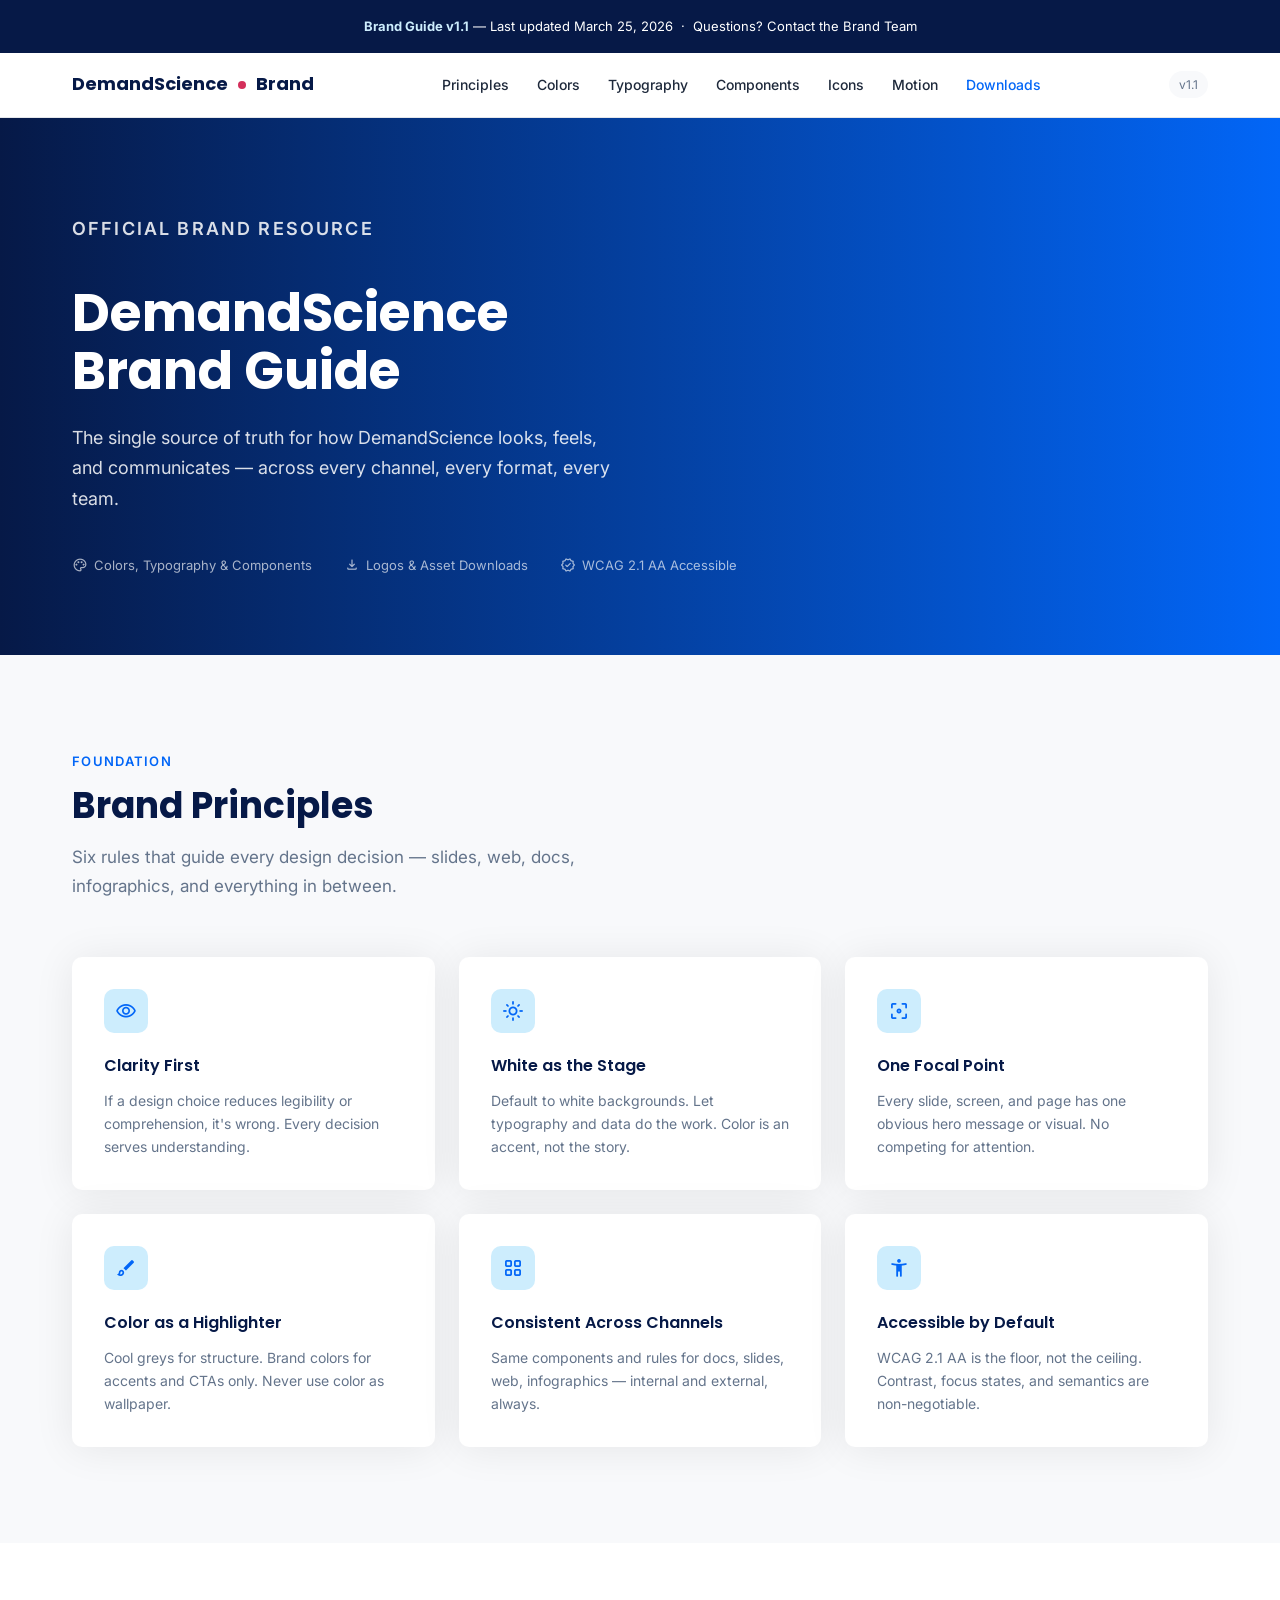
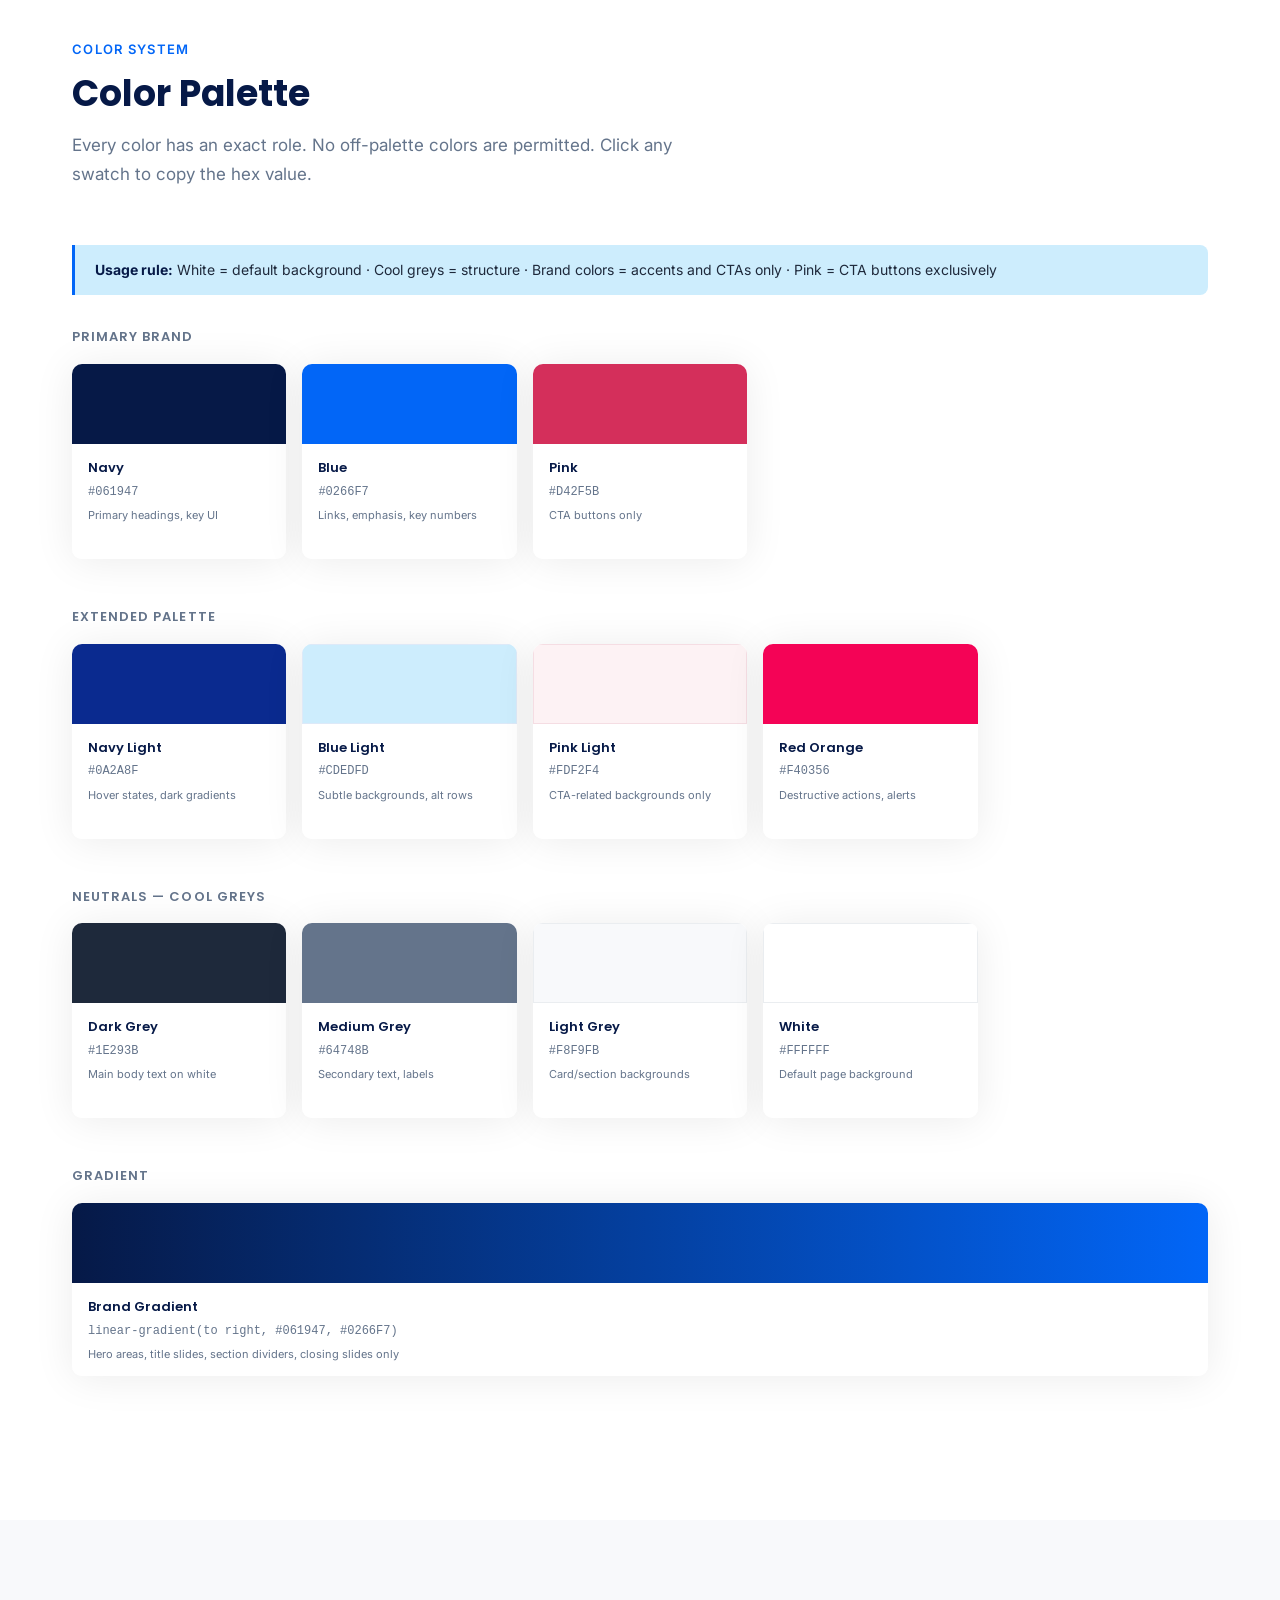
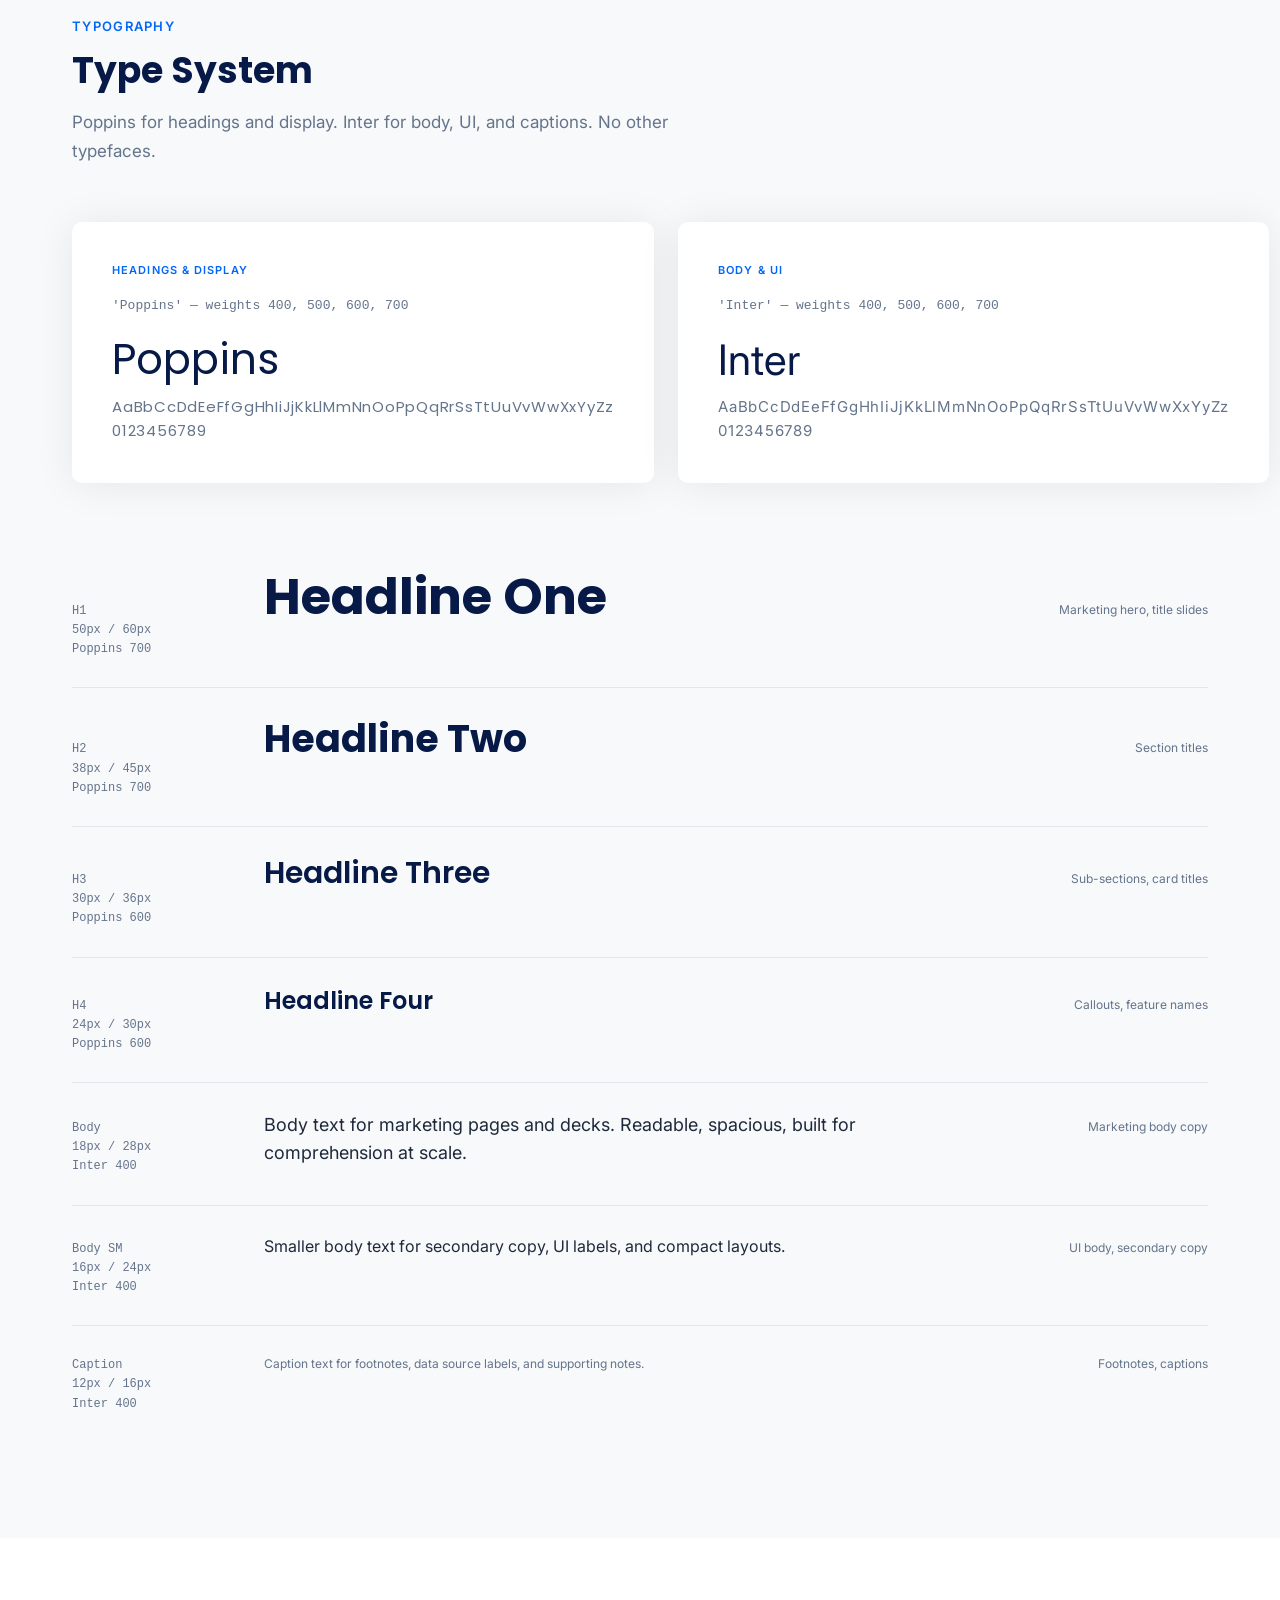
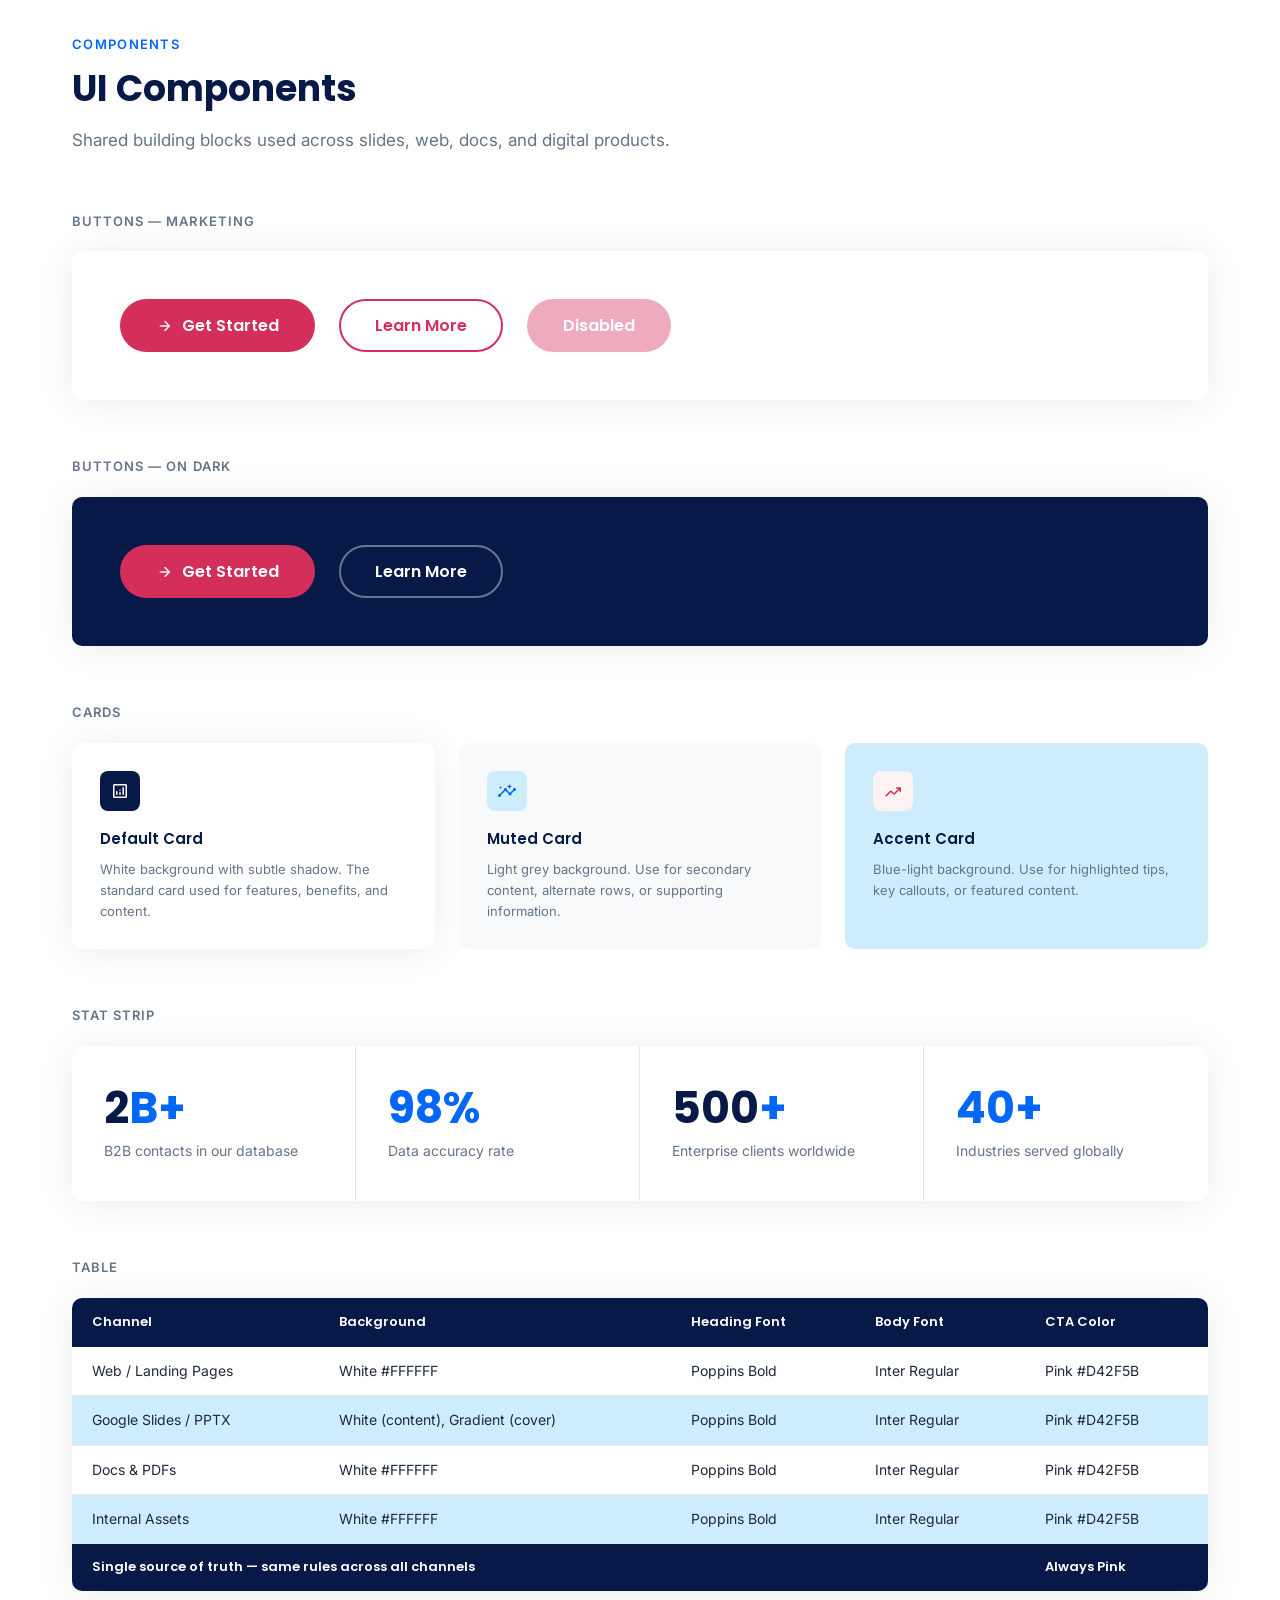
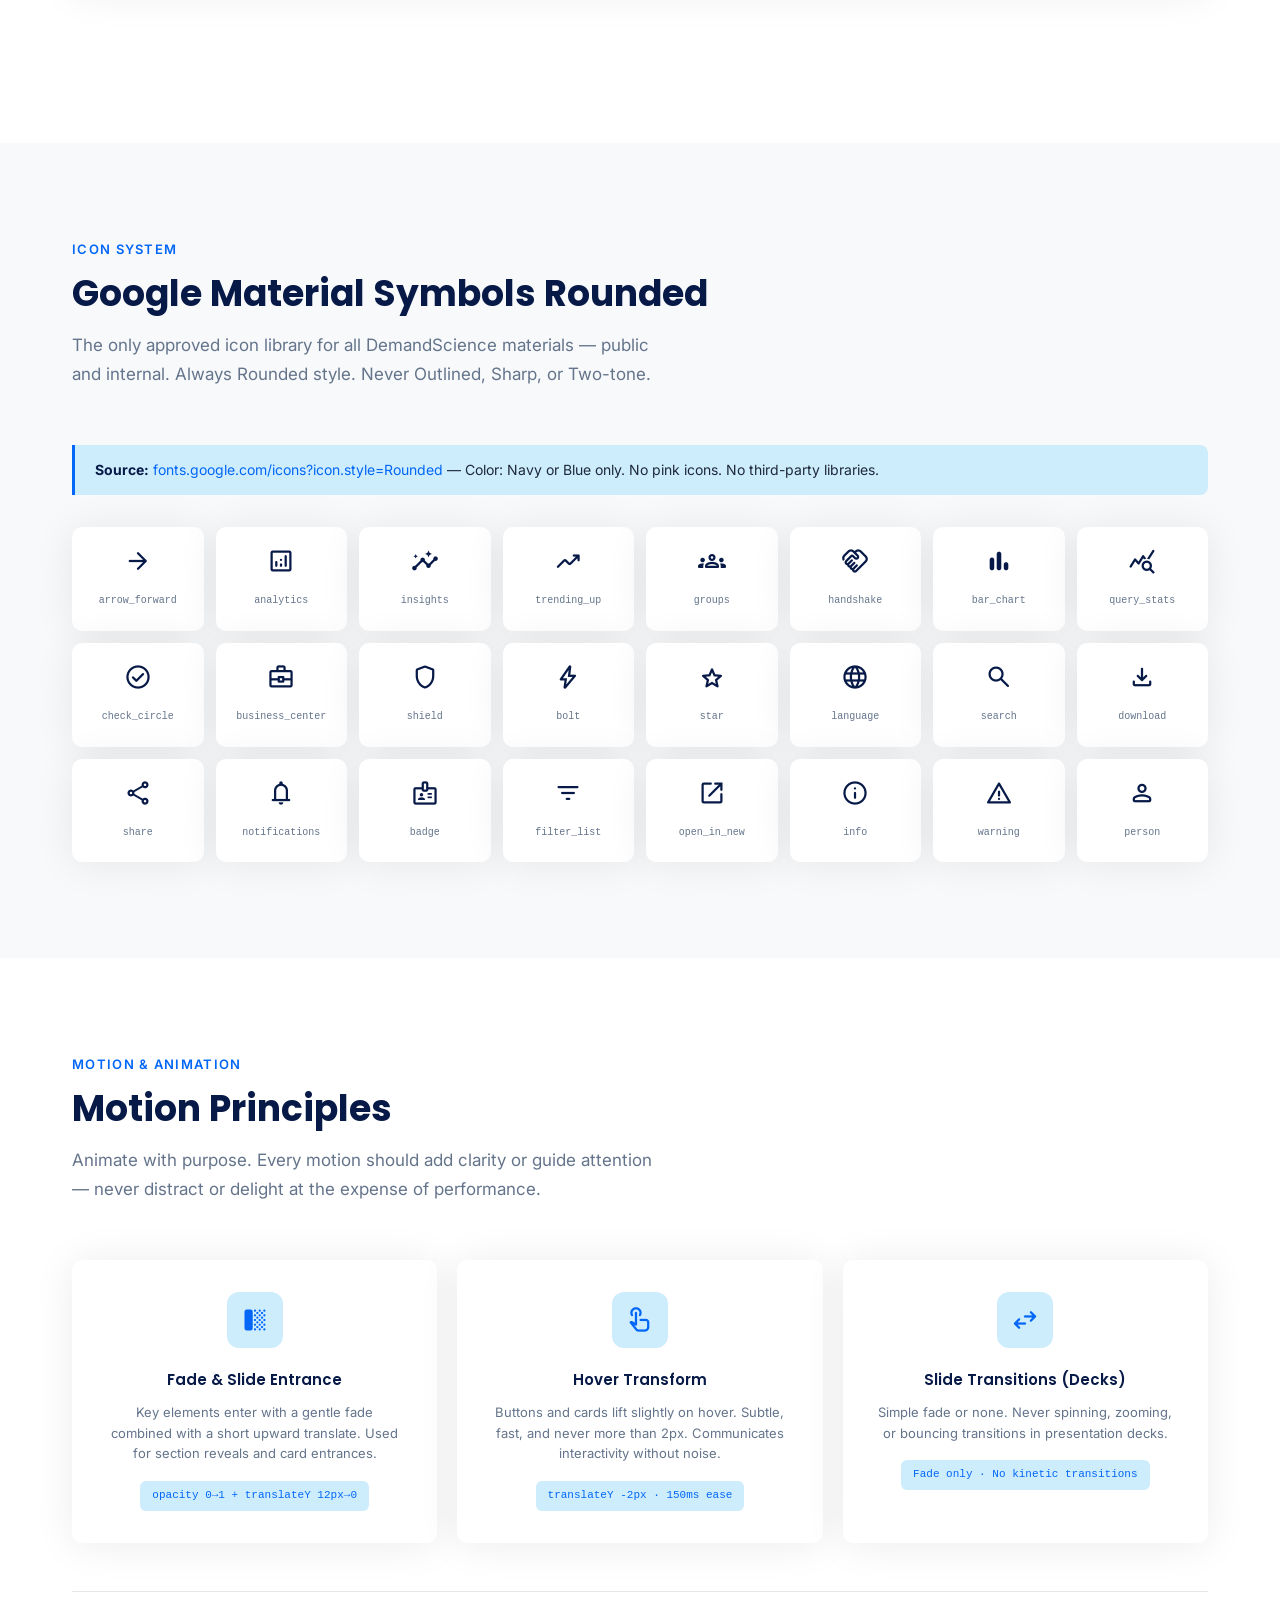
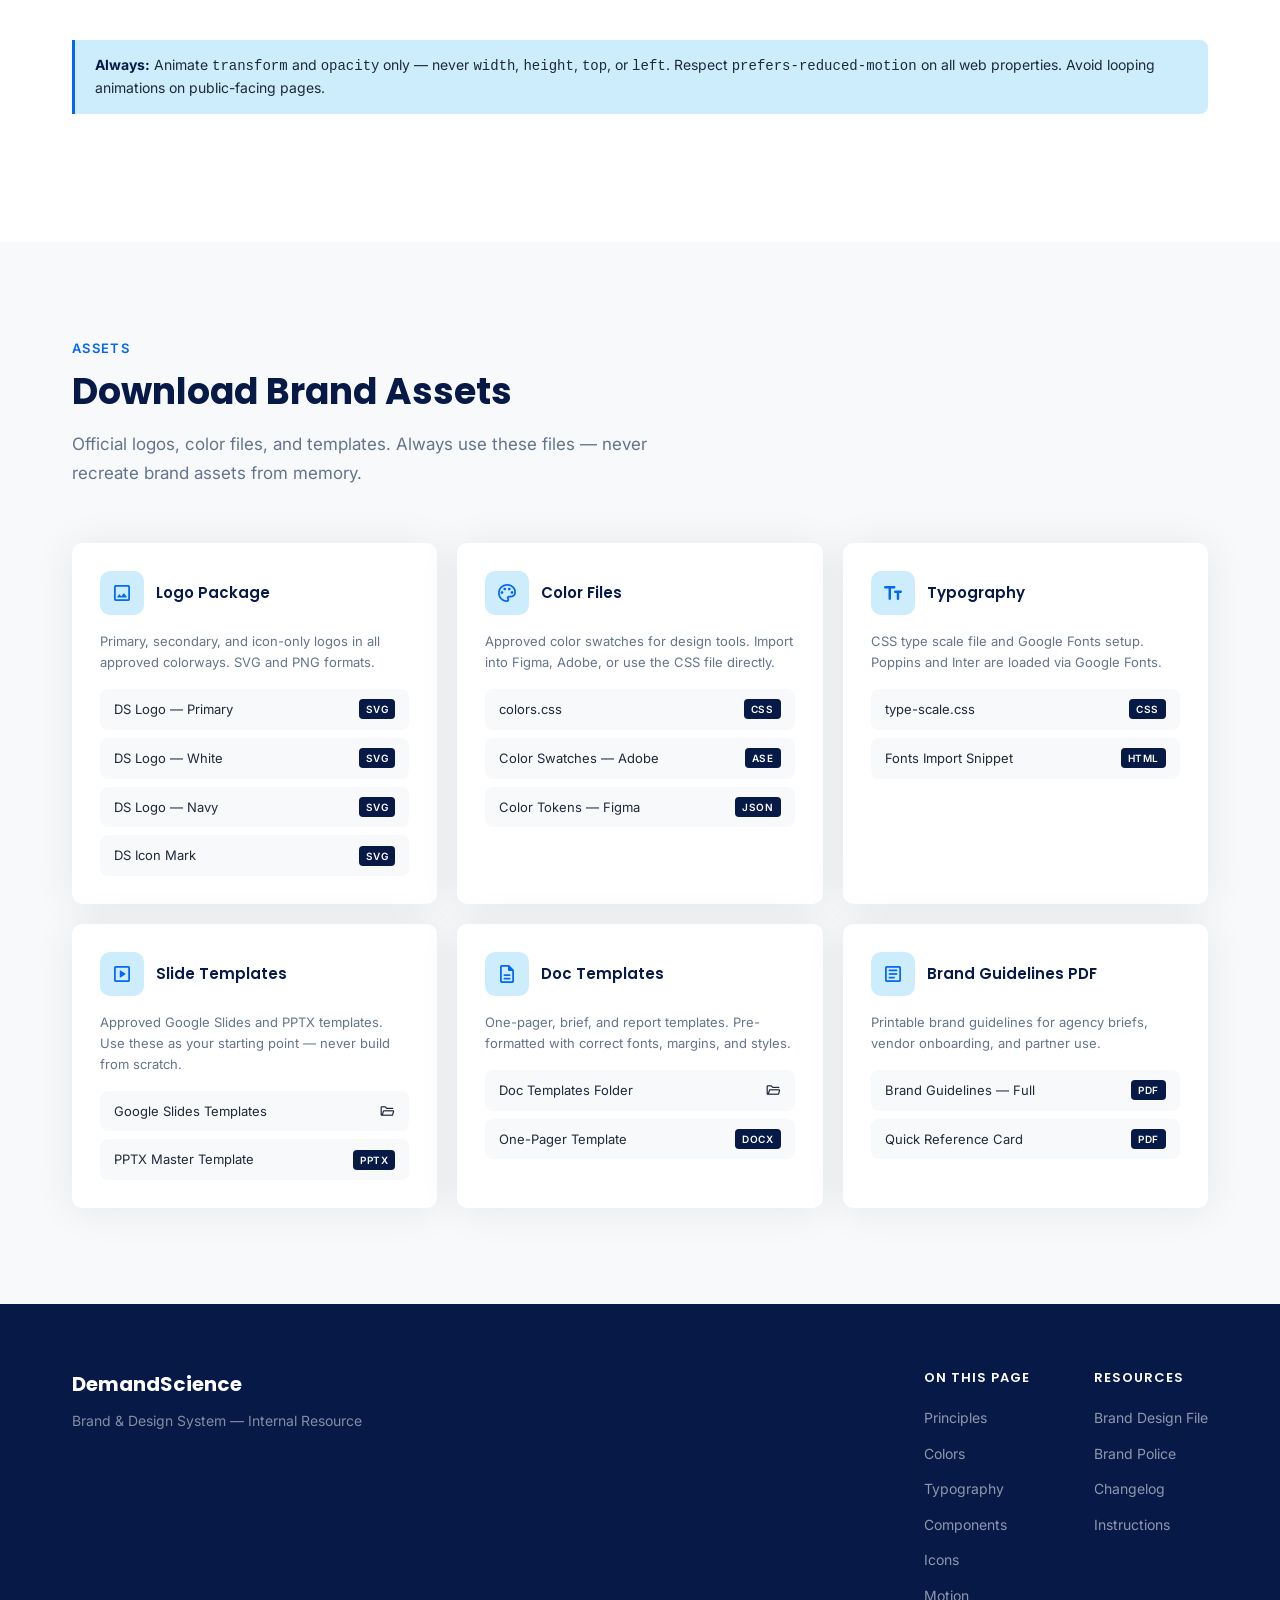
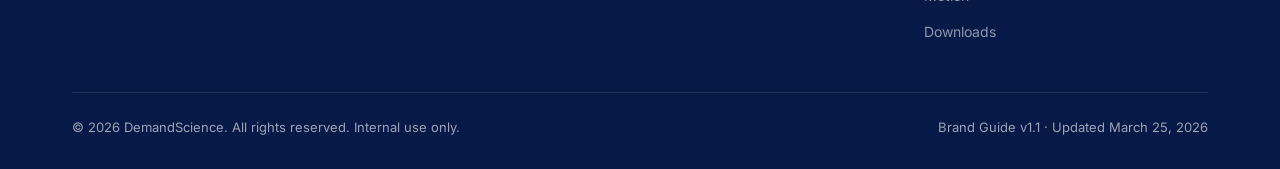
<file: brand-guide/index.html>
<!DOCTYPE html>
<html lang="en">
<head>
  <meta charset="UTF-8" />
  <meta name="viewport" content="width=device-width, initial-scale=1.0" />

  <!-- SEO -->
  <title>Brand Guide & Assets — DemandScience</title>
  <meta name="description" content="Official DemandScience brand guidelines, design assets, logos, color palette, typography, and component standards for internal teams and partners." />
  <link rel="canonical" href="https://brand.demandscience.com/" />
  <meta name="robots" content="noindex, nofollow" /><!-- Set to index,follow when hosted publicly -->

  <!-- Open Graph -->
  <meta property="og:type" content="website" />
  <meta property="og:title" content="Brand Guide & Assets — DemandScience" />
  <meta property="og:description" content="Official DemandScience brand guidelines, design assets, logos, and component standards." />
  <meta property="og:url" content="https://brand.demandscience.com/" />
  <meta property="og:site_name" content="DemandScience" />

  <!-- Fonts -->
  <link rel="preconnect" href="https://fonts.googleapis.com" />
  <link rel="preconnect" href="https://fonts.gstatic.com" crossorigin />
  <link href="https://fonts.googleapis.com/css2?family=Inter:wght@400;500;600;700&family=Poppins:wght@400;500;600;700&display=swap" rel="stylesheet" />

  <!-- Icons -->
  <link rel="stylesheet" href="https://fonts.googleapis.com/css2?family=Material+Symbols+Rounded:opsz,wght,FILL,GRAD@20..48,100..700,0..1,-50..200" />

  <!-- Structured Data -->
  <script type="application/ld+json">
  {
    "@context": "https://schema.org",
    "@type": "WebPage",
    "name": "Brand Guide & Assets — DemandScience",
    "description": "Official DemandScience brand guidelines and design assets.",
    "publisher": { "@type": "Organization", "name": "DemandScience" }
  }
  </script>

  <style>
    /* =============================================
       TOKENS
    ============================================= */
    :root {
      --ds-navy:        #061947;
      --ds-navy-light:  #0a2a8f;
      --ds-blue:        #0266f7;
      --ds-blue-light:  #cdedfd;
      --ds-pink:        #d42f5b;
      --ds-pink-light:  #fdf2f4;
      --ds-red-orange:  #f40356;
      --ds-dark-grey:   #1e293b;
      --ds-medium-grey: #64748b;
      --ds-light-grey:  #f8f9fb;
      --ds-white:       #ffffff;
      --ds-gradient:    linear-gradient(to right, #061947, #0266f7);

      --font-sans: 'Poppins', ui-sans-serif, system-ui, sans-serif;
      --font-body: 'Inter', ui-sans-serif, system-ui, sans-serif;

      --radius-card: 10px;
      --shadow-card: 0 2px 40px rgba(0,0,0,0.08);
      --max-width: 1200px;
    }

    /* =============================================
       RESET & BASE
    ============================================= */
    *, *::before, *::after { box-sizing: border-box; margin: 0; padding: 0; }

    html { scroll-behavior: smooth; }

    body {
      font-family: var(--font-body);
      font-size: 16px;
      line-height: 1.6;
      color: var(--ds-dark-grey);
      background: var(--ds-white);
      -webkit-font-smoothing: antialiased;
    }

    img { max-width: 100%; display: block; }
    a { color: var(--ds-blue); text-decoration: none; }
    a:hover { text-decoration: underline; }

    /* =============================================
       LAYOUT
    ============================================= */
    .container {
      max-width: var(--max-width);
      margin: 0 auto;
      padding: 0 32px;
    }

    section { padding: 96px 0; }
    section:nth-child(even) { background: var(--ds-light-grey); }

    .section-label {
      font-family: var(--font-body);
      font-size: 13px;
      font-weight: 600;
      letter-spacing: 0.1em;
      text-transform: uppercase;
      color: var(--ds-blue);
      margin-bottom: 12px;
    }

    .section-title {
      font-family: var(--font-sans);
      font-size: 36px;
      font-weight: 700;
      color: var(--ds-navy);
      margin-bottom: 16px;
      line-height: 1.2;
    }

    .section-desc {
      font-size: 17px;
      color: var(--ds-medium-grey);
      max-width: 600px;
      margin-bottom: 56px;
      line-height: 1.7;
    }

    /* =============================================
       NAV
    ============================================= */
    .nav {
      position: sticky;
      top: 0;
      z-index: 100;
      background: rgba(255,255,255,0.95);
      backdrop-filter: blur(12px);
      border-bottom: 1px solid #e5e7eb;
    }

    .nav-inner {
      display: flex;
      align-items: center;
      justify-content: space-between;
      height: 64px;
      max-width: var(--max-width);
      margin: 0 auto;
      padding: 0 32px;
    }

    .nav-logo {
      font-family: var(--font-sans);
      font-size: 18px;
      font-weight: 700;
      color: var(--ds-navy);
      display: flex;
      align-items: center;
      gap: 10px;
      text-decoration: none;
    }

    .nav-logo span.dot {
      width: 8px;
      height: 8px;
      border-radius: 50%;
      background: var(--ds-pink);
      display: inline-block;
    }

    .nav-links {
      display: flex;
      gap: 28px;
      list-style: none;
    }

    .nav-links a {
      font-size: 14px;
      font-weight: 500;
      color: var(--ds-dark-grey);
      text-decoration: none;
      transition: color 0.2s;
    }

    .nav-links a:hover { color: var(--ds-blue); text-decoration: none; }

    .nav-version {
      font-size: 12px;
      color: var(--ds-medium-grey);
      background: var(--ds-light-grey);
      padding: 4px 10px;
      border-radius: 20px;
    }

    /* =============================================
       HERO
    ============================================= */
    .hero {
      background: var(--ds-gradient);
      padding: 96px 0 80px;
      color: var(--ds-white);
    }

    .hero-inner {
      max-width: var(--max-width);
      margin: 0 auto;
      padding: 0 32px;
    }

    .hero-eyebrow {
      font-size: 13px;
      font-weight: 600;
      letter-spacing: 0.12em;
      text-transform: uppercase;
      opacity: 0.7;
      margin-bottom: 20px;
    }

    .hero h1 {
      font-family: var(--font-sans);
      font-size: 52px;
      font-weight: 700;
      line-height: 1.1;
      margin-bottom: 24px;
      max-width: 680px;
    }

    .hero p {
      font-size: 18px;
      line-height: 1.7;
      opacity: 0.85;
      max-width: 540px;
      margin-bottom: 40px;
    }

    .hero-meta {
      display: flex;
      gap: 32px;
      flex-wrap: wrap;
    }

    .hero-meta-item {
      font-size: 13px;
      opacity: 0.65;
      display: flex;
      align-items: center;
      gap: 6px;
    }

    .hero-meta-item .material-symbols-rounded { font-size: 16px; }

    /* =============================================
       PRINCIPLES
    ============================================= */
    .principles-grid {
      display: grid;
      grid-template-columns: repeat(3, 1fr);
      gap: 24px;
    }

    .principle-card {
      background: var(--ds-white);
      border-radius: var(--radius-card);
      padding: 32px;
      box-shadow: var(--shadow-card);
    }

    .principle-icon {
      width: 44px;
      height: 44px;
      border-radius: 10px;
      background: var(--ds-blue-light);
      display: flex;
      align-items: center;
      justify-content: center;
      margin-bottom: 20px;
      color: var(--ds-blue);
    }

    .principle-icon .material-symbols-rounded { font-size: 22px; }

    .principle-card h3 {
      font-family: var(--font-sans);
      font-size: 16px;
      font-weight: 600;
      color: var(--ds-navy);
      margin-bottom: 10px;
    }

    .principle-card p {
      font-size: 14px;
      color: var(--ds-medium-grey);
      line-height: 1.65;
    }

    /* =============================================
       COLORS
    ============================================= */
    .color-group { margin-bottom: 48px; }
    .color-group-title {
      font-family: var(--font-sans);
      font-size: 13px;
      font-weight: 600;
      text-transform: uppercase;
      letter-spacing: 0.08em;
      color: var(--ds-medium-grey);
      margin-bottom: 16px;
    }

    .color-grid {
      display: grid;
      grid-template-columns: repeat(auto-fill, minmax(180px, 1fr));
      gap: 16px;
    }

    .color-swatch {
      border-radius: var(--radius-card);
      overflow: hidden;
      box-shadow: var(--shadow-card);
      cursor: pointer;
      transition: transform 0.15s;
    }

    .color-swatch:hover { transform: translateY(-2px); }

    .color-swatch-block {
      height: 80px;
      width: 100%;
    }

    .color-swatch-info {
      background: var(--ds-white);
      padding: 14px 16px;
    }

    .color-swatch-name {
      font-family: var(--font-sans);
      font-size: 13px;
      font-weight: 600;
      color: var(--ds-navy);
      margin-bottom: 4px;
    }

    .color-swatch-hex {
      font-family: ui-monospace, monospace;
      font-size: 12px;
      color: var(--ds-medium-grey);
    }

    .color-swatch-usage {
      font-size: 11px;
      color: var(--ds-medium-grey);
      margin-top: 6px;
      line-height: 1.4;
    }

    .color-copy-hint {
      font-size: 11px;
      color: var(--ds-blue);
      margin-top: 4px;
      opacity: 0;
      transition: opacity 0.2s;
    }

    .color-swatch:hover .color-copy-hint { opacity: 1; }

    .gradient-swatch {
      border-radius: var(--radius-card);
      overflow: hidden;
      box-shadow: var(--shadow-card);
    }

    .gradient-block {
      height: 80px;
      background: var(--ds-gradient);
    }

    /* =============================================
       TYPOGRAPHY
    ============================================= */
    .type-scale {
      display: flex;
      flex-direction: column;
      gap: 0;
    }

    .type-row {
      display: grid;
      grid-template-columns: 160px 1fr 200px;
      align-items: baseline;
      gap: 32px;
      padding: 28px 0;
      border-bottom: 1px solid #e5e7eb;
    }

    .type-row:last-child { border-bottom: none; }

    .type-meta {
      font-size: 12px;
      color: var(--ds-medium-grey);
      font-family: ui-monospace, monospace;
      line-height: 1.6;
    }

    .type-usage {
      font-size: 12px;
      color: var(--ds-medium-grey);
      text-align: right;
    }

    .font-family-cards {
      display: grid;
      grid-template-columns: repeat(2, 1fr);
      gap: 24px;
      margin-bottom: 56px;
    }

    .font-card {
      background: var(--ds-white);
      border-radius: var(--radius-card);
      padding: 40px;
      box-shadow: var(--shadow-card);
    }

    .font-card-label {
      font-size: 11px;
      font-weight: 600;
      letter-spacing: 0.1em;
      text-transform: uppercase;
      color: var(--ds-blue);
      margin-bottom: 16px;
    }

    .font-card-name {
      font-size: 13px;
      color: var(--ds-medium-grey);
      margin-bottom: 20px;
      font-family: ui-monospace, monospace;
    }

    .font-card-display {
      font-size: 42px;
      line-height: 1.1;
      color: var(--ds-navy);
      margin-bottom: 12px;
    }

    .font-card-alphabet {
      font-size: 15px;
      color: var(--ds-medium-grey);
      letter-spacing: 0.05em;
    }

    /* =============================================
       COMPONENTS — BUTTONS
    ============================================= */
    .component-section { margin-bottom: 56px; }

    .component-label {
      font-size: 13px;
      font-weight: 600;
      text-transform: uppercase;
      letter-spacing: 0.08em;
      color: var(--ds-medium-grey);
      margin-bottom: 20px;
    }

    .component-demo {
      background: var(--ds-white);
      border-radius: var(--radius-card);
      padding: 48px;
      box-shadow: var(--shadow-card);
      display: flex;
      align-items: center;
      gap: 24px;
      flex-wrap: wrap;
    }

    .component-demo--dark {
      background: var(--ds-navy);
    }

    .ds-btn-primary {
      background: var(--ds-pink);
      color: var(--ds-white);
      border: none;
      border-radius: 100px;
      padding: 14px 36px;
      font-family: var(--font-sans);
      font-size: 16px;
      font-weight: 600;
      cursor: pointer;
      transition: opacity 0.2s, transform 0.15s;
      display: inline-flex;
      align-items: center;
      gap: 8px;
    }

    .ds-btn-primary:hover { opacity: 0.88; transform: translateY(-1px); }

    .ds-btn-secondary {
      background: transparent;
      color: var(--ds-pink);
      border: 2px solid var(--ds-pink);
      border-radius: 100px;
      padding: 12px 34px;
      font-family: var(--font-sans);
      font-size: 16px;
      font-weight: 600;
      cursor: pointer;
      transition: background 0.2s, color 0.2s, transform 0.15s;
      display: inline-flex;
      align-items: center;
      gap: 8px;
    }

    .ds-btn-secondary:hover {
      background: var(--ds-pink-light);
      transform: translateY(-1px);
    }

    .ds-btn-ghost {
      background: transparent;
      color: var(--ds-white);
      border: 2px solid rgba(255,255,255,0.4);
      border-radius: 100px;
      padding: 12px 34px;
      font-family: var(--font-sans);
      font-size: 16px;
      font-weight: 600;
      cursor: pointer;
      transition: border-color 0.2s, transform 0.15s;
    }

    .ds-btn-ghost:hover { border-color: rgba(255,255,255,0.9); transform: translateY(-1px); }

    /* =============================================
       COMPONENTS — CARDS
    ============================================= */
    .cards-demo {
      display: grid;
      grid-template-columns: repeat(3, 1fr);
      gap: 24px;
    }

    .ds-card {
      border-radius: var(--radius-card);
      background: var(--ds-white);
      box-shadow: var(--shadow-card);
      padding: 28px;
    }

    .ds-card--muted {
      border-radius: var(--radius-card);
      background: var(--ds-light-grey);
      padding: 28px;
    }

    .ds-card--accent {
      border-radius: var(--radius-card);
      background: var(--ds-blue-light);
      padding: 28px;
    }

    .card-icon {
      width: 40px;
      height: 40px;
      border-radius: 8px;
      display: flex;
      align-items: center;
      justify-content: center;
      margin-bottom: 16px;
    }

    .card-icon--navy { background: var(--ds-navy); color: white; }
    .card-icon--blue { background: var(--ds-blue-light); color: var(--ds-blue); }
    .card-icon--pink { background: var(--ds-pink-light); color: var(--ds-pink); }

    .card-icon .material-symbols-rounded { font-size: 20px; }

    .ds-card h3, .ds-card--muted h3, .ds-card--accent h3 {
      font-family: var(--font-sans);
      font-size: 15px;
      font-weight: 600;
      color: var(--ds-navy);
      margin-bottom: 8px;
    }

    .ds-card p, .ds-card--muted p, .ds-card--accent p {
      font-size: 13px;
      color: var(--ds-medium-grey);
      line-height: 1.6;
    }

    /* =============================================
       STAT STRIP
    ============================================= */
    .stat-strip {
      display: grid;
      grid-template-columns: repeat(4, 1fr);
      gap: 0;
      background: var(--ds-white);
      border-radius: var(--radius-card);
      box-shadow: var(--shadow-card);
      overflow: hidden;
    }

    .stat-item {
      padding: 40px 32px;
      border-right: 1px solid #e5e7eb;
    }

    .stat-item:last-child { border-right: none; }

    .stat-number {
      font-family: var(--font-sans);
      font-size: 44px;
      font-weight: 700;
      color: var(--ds-navy);
      line-height: 1;
      margin-bottom: 10px;
    }

    .stat-number span { color: var(--ds-blue); }

    .stat-label {
      font-size: 14px;
      color: var(--ds-medium-grey);
      line-height: 1.5;
    }

    /* =============================================
       TABLE
    ============================================= */
    .ds-table {
      width: 100%;
      border-collapse: collapse;
      border-radius: var(--radius-card);
      overflow: hidden;
      box-shadow: var(--shadow-card);
      font-size: 14px;
    }

    .ds-table thead tr {
      background: var(--ds-navy);
    }

    .ds-table thead th {
      color: var(--ds-white);
      font-family: var(--font-sans);
      font-weight: 600;
      padding: 14px 20px;
      text-align: left;
      font-size: 13px;
    }

    .ds-table tbody tr:nth-child(odd) { background: var(--ds-white); }
    .ds-table tbody tr:nth-child(even) { background: var(--ds-blue-light); }

    .ds-table tbody td {
      padding: 13px 20px;
      color: var(--ds-dark-grey);
      border-bottom: 1px solid #e5e7eb;
    }

    .ds-table tfoot tr { background: var(--ds-navy); }
    .ds-table tfoot td {
      color: var(--ds-white);
      font-weight: 600;
      padding: 13px 20px;
      font-family: var(--font-sans);
      font-size: 13px;
    }

    /* =============================================
       ICONS
    ============================================= */
    .icon-grid {
      display: grid;
      grid-template-columns: repeat(auto-fill, minmax(120px, 1fr));
      gap: 12px;
    }

    .icon-item {
      background: var(--ds-white);
      border-radius: 10px;
      padding: 20px 12px;
      text-align: center;
      box-shadow: var(--shadow-card);
      transition: transform 0.15s;
    }

    .icon-item:hover { transform: translateY(-2px); }

    .icon-item .material-symbols-rounded {
      font-size: 28px;
      color: var(--ds-navy);
      display: block;
      margin-bottom: 10px;
    }

    .icon-item span.icon-name {
      font-size: 10px;
      color: var(--ds-medium-grey);
      font-family: ui-monospace, monospace;
      word-break: break-all;
    }

    /* =============================================
       DOWNLOADS
    ============================================= */
    .download-grid {
      display: grid;
      grid-template-columns: repeat(3, 1fr);
      gap: 20px;
    }

    .download-card {
      background: var(--ds-white);
      border-radius: var(--radius-card);
      padding: 28px;
      box-shadow: var(--shadow-card);
      display: flex;
      flex-direction: column;
      gap: 16px;
    }

    .download-card-header {
      display: flex;
      align-items: center;
      gap: 12px;
    }

    .download-icon {
      width: 44px;
      height: 44px;
      border-radius: 10px;
      background: var(--ds-blue-light);
      display: flex;
      align-items: center;
      justify-content: center;
      color: var(--ds-blue);
      flex-shrink: 0;
    }

    .download-icon .material-symbols-rounded { font-size: 22px; }

    .download-card h3 {
      font-family: var(--font-sans);
      font-size: 15px;
      font-weight: 600;
      color: var(--ds-navy);
    }

    .download-card p {
      font-size: 13px;
      color: var(--ds-medium-grey);
      line-height: 1.6;
    }

    .download-files {
      display: flex;
      flex-direction: column;
      gap: 8px;
    }

    .download-file {
      display: flex;
      align-items: center;
      justify-content: space-between;
      padding: 10px 14px;
      background: var(--ds-light-grey);
      border-radius: 8px;
      font-size: 13px;
      color: var(--ds-dark-grey);
      text-decoration: none;
      transition: background 0.15s;
    }

    .download-file:hover {
      background: var(--ds-blue-light);
      text-decoration: none;
      color: var(--ds-blue);
    }

    .download-file .material-symbols-rounded { font-size: 16px; }

    .file-tag {
      font-size: 10px;
      font-weight: 600;
      text-transform: uppercase;
      letter-spacing: 0.06em;
      padding: 2px 7px;
      border-radius: 4px;
      background: var(--ds-navy);
      color: white;
    }

    /* =============================================
       MOTION
    ============================================= */
    .motion-demos {
      display: grid;
      grid-template-columns: repeat(3, 1fr);
      gap: 20px;
    }

    .motion-demo-card {
      background: var(--ds-white);
      border-radius: var(--radius-card);
      padding: 32px;
      box-shadow: var(--shadow-card);
      text-align: center;
    }

    .motion-preview {
      width: 56px;
      height: 56px;
      border-radius: 12px;
      background: var(--ds-blue-light);
      margin: 0 auto 20px;
      display: flex;
      align-items: center;
      justify-content: center;
      color: var(--ds-blue);
    }

    .motion-preview .material-symbols-rounded { font-size: 28px; }

    .motion-demo-card h3 {
      font-family: var(--font-sans);
      font-size: 15px;
      font-weight: 600;
      color: var(--ds-navy);
      margin-bottom: 10px;
    }

    .motion-demo-card p {
      font-size: 13px;
      color: var(--ds-medium-grey);
      line-height: 1.6;
      margin-bottom: 16px;
    }

    .motion-spec {
      font-family: ui-monospace, monospace;
      font-size: 11px;
      color: var(--ds-blue);
      background: var(--ds-blue-light);
      padding: 6px 12px;
      border-radius: 6px;
      display: inline-block;
    }

    /* =============================================
       LAST UPDATED BANNER
    ============================================= */
    .update-banner {
      background: var(--ds-navy);
      color: var(--ds-white);
      padding: 16px 0;
      text-align: center;
      font-size: 13px;
    }

    .update-banner strong { color: var(--ds-blue-light); }

    /* =============================================
       FOOTER
    ============================================= */
    footer {
      background: var(--ds-navy);
      padding: 64px 0 40px;
      color: rgba(255,255,255,0.6);
    }

    .footer-inner {
      max-width: var(--max-width);
      margin: 0 auto;
      padding: 0 32px;
    }

    .footer-top {
      display: flex;
      justify-content: space-between;
      align-items: flex-start;
      margin-bottom: 48px;
    }

    .footer-brand {
      font-family: var(--font-sans);
      font-size: 20px;
      font-weight: 700;
      color: var(--ds-white);
      margin-bottom: 10px;
    }

    .footer-tagline {
      font-size: 14px;
      color: rgba(255,255,255,0.5);
    }

    .footer-links {
      display: flex;
      gap: 64px;
    }

    .footer-col h4 {
      font-family: var(--font-sans);
      font-size: 13px;
      font-weight: 600;
      color: var(--ds-white);
      margin-bottom: 16px;
      text-transform: uppercase;
      letter-spacing: 0.08em;
    }

    .footer-col ul {
      list-style: none;
      display: flex;
      flex-direction: column;
      gap: 10px;
    }

    .footer-col ul li a {
      font-size: 14px;
      color: rgba(255,255,255,0.55);
      text-decoration: none;
      transition: color 0.2s;
    }

    .footer-col ul li a:hover { color: var(--ds-white); text-decoration: none; }

    .footer-divider {
      border: none;
      border-top: 1px solid rgba(255,255,255,0.1);
      margin-bottom: 24px;
    }

    .footer-bottom {
      display: flex;
      justify-content: space-between;
      align-items: center;
      font-size: 13px;
    }

    /* =============================================
       UTILITIES
    ============================================= */
    .tag {
      display: inline-flex;
      align-items: center;
      gap: 4px;
      font-size: 12px;
      font-weight: 500;
      padding: 4px 10px;
      border-radius: 20px;
      background: var(--ds-blue-light);
      color: var(--ds-blue);
    }

    .divider {
      border: none;
      border-top: 1px solid #e5e7eb;
      margin: 48px 0;
    }

    .notice {
      background: var(--ds-blue-light);
      border-left: 3px solid var(--ds-blue);
      border-radius: 0 8px 8px 0;
      padding: 14px 20px;
      font-size: 14px;
      color: var(--ds-dark-grey);
      margin-bottom: 32px;
    }

    .notice strong { color: var(--ds-navy); }

    /* =============================================
       TOAST
    ============================================= */
    #toast {
      position: fixed;
      bottom: 32px;
      left: 50%;
      transform: translateX(-50%) translateY(20px);
      background: var(--ds-navy);
      color: white;
      padding: 12px 24px;
      border-radius: 100px;
      font-size: 14px;
      font-weight: 500;
      opacity: 0;
      transition: opacity 0.2s, transform 0.2s;
      pointer-events: none;
      z-index: 999;
    }

    #toast.show {
      opacity: 1;
      transform: translateX(-50%) translateY(0);
    }

    /* =============================================
       RESPONSIVE
    ============================================= */
    @media (max-width: 1024px) {
      .principles-grid { grid-template-columns: repeat(2, 1fr); }
      .cards-demo { grid-template-columns: repeat(2, 1fr); }
      .download-grid { grid-template-columns: repeat(2, 1fr); }
      .stat-strip { grid-template-columns: repeat(2, 1fr); }
      .stat-item { border-bottom: 1px solid #e5e7eb; }
    }

    @media (max-width: 768px) {
      .container { padding: 0 20px; }
      section { padding: 64px 0; }
      .hero h1 { font-size: 36px; }
      .nav-links { display: none; }
      .principles-grid, .cards-demo, .download-grid, .motion-demos { grid-template-columns: 1fr; }
      .stat-strip { grid-template-columns: repeat(2, 1fr); }
      .font-family-cards { grid-template-columns: 1fr; }
      .type-row { grid-template-columns: 120px 1fr; }
      .type-usage { display: none; }
      .footer-top { flex-direction: column; gap: 40px; }
      .footer-links { gap: 32px; }
    }

    @media (prefers-reduced-motion: reduce) {
      *, *::before, *::after { transition: none !important; animation: none !important; }
      html { scroll-behavior: auto; }
    }
  </style>
</head>

<body>

<!-- UPDATE BANNER — edit this line whenever the brand is updated -->
<div class="update-banner">
  <strong>Brand Guide v1.1</strong> — Last updated March 25, 2026 &nbsp;·&nbsp; Questions? Contact the Brand Team
</div>

<!-- NAV -->
<nav class="nav" aria-label="Brand guide navigation">
  <div class="nav-inner">
    <a href="#top" class="nav-logo">
      DemandScience <span class="dot"></span> Brand
    </a>
    <ul class="nav-links">
      <li><a href="#principles">Principles</a></li>
      <li><a href="#colors">Colors</a></li>
      <li><a href="#typography">Typography</a></li>
      <li><a href="#components">Components</a></li>
      <li><a href="#icons">Icons</a></li>
      <li><a href="#motion">Motion</a></li>
      <li><a href="#downloads">Downloads</a></li>
    </ul>
    <span class="nav-version">v1.1</span>
  </div>
</nav>

<!-- HERO -->
<header class="hero" id="top">
  <div class="hero-inner">
    <p class="hero-eyebrow">Official Brand Resource</p>
    <h1>DemandScience<br>Brand Guide</h1>
    <p>The single source of truth for how DemandScience looks, feels, and communicates — across every channel, every format, every team.</p>
    <div class="hero-meta">
      <span class="hero-meta-item">
        <span class="material-symbols-rounded">palette</span>
        Colors, Typography & Components
      </span>
      <span class="hero-meta-item">
        <span class="material-symbols-rounded">download</span>
        Logos & Asset Downloads
      </span>
      <span class="hero-meta-item">
        <span class="material-symbols-rounded">verified</span>
        WCAG 2.1 AA Accessible
      </span>
    </div>
  </div>
</header>

<!-- PRINCIPLES -->
<section id="principles">
  <div class="container">
    <p class="section-label">Foundation</p>
    <h2 class="section-title">Brand Principles</h2>
    <p class="section-desc">Six rules that guide every design decision — slides, web, docs, infographics, and everything in between.</p>

    <div class="principles-grid">
      <div class="principle-card">
        <div class="principle-icon"><span class="material-symbols-rounded">visibility</span></div>
        <h3>Clarity First</h3>
        <p>If a design choice reduces legibility or comprehension, it's wrong. Every decision serves understanding.</p>
      </div>
      <div class="principle-card">
        <div class="principle-icon"><span class="material-symbols-rounded">light_mode</span></div>
        <h3>White as the Stage</h3>
        <p>Default to white backgrounds. Let typography and data do the work. Color is an accent, not the story.</p>
      </div>
      <div class="principle-card">
        <div class="principle-icon"><span class="material-symbols-rounded">filter_center_focus</span></div>
        <h3>One Focal Point</h3>
        <p>Every slide, screen, and page has one obvious hero message or visual. No competing for attention.</p>
      </div>
      <div class="principle-card">
        <div class="principle-icon"><span class="material-symbols-rounded">brush</span></div>
        <h3>Color as a Highlighter</h3>
        <p>Cool greys for structure. Brand colors for accents and CTAs only. Never use color as wallpaper.</p>
      </div>
      <div class="principle-card">
        <div class="principle-icon"><span class="material-symbols-rounded">grid_view</span></div>
        <h3>Consistent Across Channels</h3>
        <p>Same components and rules for docs, slides, web, infographics — internal and external, always.</p>
      </div>
      <div class="principle-card">
        <div class="principle-icon"><span class="material-symbols-rounded">accessibility_new</span></div>
        <h3>Accessible by Default</h3>
        <p>WCAG 2.1 AA is the floor, not the ceiling. Contrast, focus states, and semantics are non-negotiable.</p>
      </div>
    </div>
  </div>
</section>

<!-- COLORS -->
<section id="colors">
  <div class="container">
    <p class="section-label">Color System</p>
    <h2 class="section-title">Color Palette</h2>
    <p class="section-desc">Every color has an exact role. No off-palette colors are permitted. Click any swatch to copy the hex value.</p>

    <div class="notice">
      <strong>Usage rule:</strong> White = default background · Cool greys = structure · Brand colors = accents and CTAs only · Pink = CTA buttons exclusively
    </div>

    <div class="color-group">
      <p class="color-group-title">Primary Brand</p>
      <div class="color-grid">
        <div class="color-swatch" onclick="copyColor('#061947', this)" role="button" aria-label="Copy Navy hex">
          <div class="color-swatch-block" style="background:#061947;"></div>
          <div class="color-swatch-info">
            <div class="color-swatch-name">Navy</div>
            <div class="color-swatch-hex">#061947</div>
            <div class="color-swatch-usage">Primary headings, key UI</div>
            <div class="color-copy-hint">Click to copy</div>
          </div>
        </div>
        <div class="color-swatch" onclick="copyColor('#0266F7', this)" role="button" aria-label="Copy Blue hex">
          <div class="color-swatch-block" style="background:#0266F7;"></div>
          <div class="color-swatch-info">
            <div class="color-swatch-name">Blue</div>
            <div class="color-swatch-hex">#0266F7</div>
            <div class="color-swatch-usage">Links, emphasis, key numbers</div>
            <div class="color-copy-hint">Click to copy</div>
          </div>
        </div>
        <div class="color-swatch" onclick="copyColor('#D42F5B', this)" role="button" aria-label="Copy Pink hex">
          <div class="color-swatch-block" style="background:#D42F5B;"></div>
          <div class="color-swatch-info">
            <div class="color-swatch-name">Pink</div>
            <div class="color-swatch-hex">#D42F5B</div>
            <div class="color-swatch-usage">CTA buttons only</div>
            <div class="color-copy-hint">Click to copy</div>
          </div>
        </div>
      </div>
    </div>

    <div class="color-group">
      <p class="color-group-title">Extended Palette</p>
      <div class="color-grid">
        <div class="color-swatch" onclick="copyColor('#0A2A8F', this)" role="button">
          <div class="color-swatch-block" style="background:#0A2A8F;"></div>
          <div class="color-swatch-info">
            <div class="color-swatch-name">Navy Light</div>
            <div class="color-swatch-hex">#0A2A8F</div>
            <div class="color-swatch-usage">Hover states, dark gradients</div>
            <div class="color-copy-hint">Click to copy</div>
          </div>
        </div>
        <div class="color-swatch" onclick="copyColor('#CDEDFD', this)" role="button">
          <div class="color-swatch-block" style="background:#CDEDFD; border: 1px solid #dde9f8;"></div>
          <div class="color-swatch-info">
            <div class="color-swatch-name">Blue Light</div>
            <div class="color-swatch-hex">#CDEDFD</div>
            <div class="color-swatch-usage">Subtle backgrounds, alt rows</div>
            <div class="color-copy-hint">Click to copy</div>
          </div>
        </div>
        <div class="color-swatch" onclick="copyColor('#FDF2F4', this)" role="button">
          <div class="color-swatch-block" style="background:#FDF2F4; border: 1px solid #f5dde3;"></div>
          <div class="color-swatch-info">
            <div class="color-swatch-name">Pink Light</div>
            <div class="color-swatch-hex">#FDF2F4</div>
            <div class="color-swatch-usage">CTA-related backgrounds only</div>
            <div class="color-copy-hint">Click to copy</div>
          </div>
        </div>
        <div class="color-swatch" onclick="copyColor('#F40356', this)" role="button">
          <div class="color-swatch-block" style="background:#F40356;"></div>
          <div class="color-swatch-info">
            <div class="color-swatch-name">Red Orange</div>
            <div class="color-swatch-hex">#F40356</div>
            <div class="color-swatch-usage">Destructive actions, alerts</div>
            <div class="color-copy-hint">Click to copy</div>
          </div>
        </div>
      </div>
    </div>

    <div class="color-group">
      <p class="color-group-title">Neutrals — Cool Greys</p>
      <div class="color-grid">
        <div class="color-swatch" onclick="copyColor('#1E293B', this)" role="button">
          <div class="color-swatch-block" style="background:#1E293B;"></div>
          <div class="color-swatch-info">
            <div class="color-swatch-name">Dark Grey</div>
            <div class="color-swatch-hex">#1E293B</div>
            <div class="color-swatch-usage">Main body text on white</div>
            <div class="color-copy-hint">Click to copy</div>
          </div>
        </div>
        <div class="color-swatch" onclick="copyColor('#64748B', this)" role="button">
          <div class="color-swatch-block" style="background:#64748B;"></div>
          <div class="color-swatch-info">
            <div class="color-swatch-name">Medium Grey</div>
            <div class="color-swatch-hex">#64748B</div>
            <div class="color-swatch-usage">Secondary text, labels</div>
            <div class="color-copy-hint">Click to copy</div>
          </div>
        </div>
        <div class="color-swatch" onclick="copyColor('#F8F9FB', this)" role="button">
          <div class="color-swatch-block" style="background:#F8F9FB; border: 1px solid #eaedf0;"></div>
          <div class="color-swatch-info">
            <div class="color-swatch-name">Light Grey</div>
            <div class="color-swatch-hex">#F8F9FB</div>
            <div class="color-swatch-usage">Card/section backgrounds</div>
            <div class="color-copy-hint">Click to copy</div>
          </div>
        </div>
        <div class="color-swatch" onclick="copyColor('#FFFFFF', this)" role="button">
          <div class="color-swatch-block" style="background:#FFFFFF; border: 1px solid #eaedf0;"></div>
          <div class="color-swatch-info">
            <div class="color-swatch-name">White</div>
            <div class="color-swatch-hex">#FFFFFF</div>
            <div class="color-swatch-usage">Default page background</div>
            <div class="color-copy-hint">Click to copy</div>
          </div>
        </div>
      </div>
    </div>

    <div class="color-group">
      <p class="color-group-title">Gradient</p>
      <div class="gradient-swatch">
        <div class="gradient-block"></div>
        <div class="color-swatch-info" style="background:white; padding:14px 16px;">
          <div class="color-swatch-name">Brand Gradient</div>
          <div class="color-swatch-hex" style="font-family:ui-monospace,monospace;font-size:12px;color:var(--ds-medium-grey);">linear-gradient(to right, #061947, #0266F7)</div>
          <div class="color-swatch-usage" style="font-size:11px;color:var(--ds-medium-grey);margin-top:6px;">Hero areas, title slides, section dividers, closing slides only</div>
        </div>
      </div>
    </div>
  </div>
</section>

<!-- TYPOGRAPHY -->
<section id="typography">
  <div class="container">
    <p class="section-label">Typography</p>
    <h2 class="section-title">Type System</h2>
    <p class="section-desc">Poppins for headings and display. Inter for body, UI, and captions. No other typefaces.</p>

    <div class="font-family-cards">
      <div class="font-card">
        <div class="font-card-label">Headings & Display</div>
        <div class="font-card-name">'Poppins' — weights 400, 500, 600, 700</div>
        <div class="font-card-display" style="font-family:'Poppins',sans-serif;">Poppins</div>
        <div class="font-card-alphabet" style="font-family:'Poppins',sans-serif;">AaBbCcDdEeFfGgHhIiJjKkLlMmNnOoPpQqRrSsTtUuVvWwXxYyZz 0123456789</div>
      </div>
      <div class="font-card">
        <div class="font-card-label">Body & UI</div>
        <div class="font-card-name">'Inter' — weights 400, 500, 600, 700</div>
        <div class="font-card-display" style="font-family:'Inter',sans-serif;">Inter</div>
        <div class="font-card-alphabet" style="font-family:'Inter',sans-serif;">AaBbCcDdEeFfGgHhIiJjKkLlMmNnOoPpQqRrSsTtUuVvWwXxYyZz 0123456789</div>
      </div>
    </div>

    <div class="type-scale">
      <div class="type-row">
        <div class="type-meta">H1<br>50px / 60px<br>Poppins 700</div>
        <div style="font-family:'Poppins',sans-serif;font-size:50px;font-weight:700;color:var(--ds-navy);line-height:60px;">Headline One</div>
        <div class="type-usage">Marketing hero, title slides</div>
      </div>
      <div class="type-row">
        <div class="type-meta">H2<br>38px / 45px<br>Poppins 700</div>
        <div style="font-family:'Poppins',sans-serif;font-size:38px;font-weight:700;color:var(--ds-navy);line-height:45px;">Headline Two</div>
        <div class="type-usage">Section titles</div>
      </div>
      <div class="type-row">
        <div class="type-meta">H3<br>30px / 36px<br>Poppins 600</div>
        <div style="font-family:'Poppins',sans-serif;font-size:30px;font-weight:600;color:var(--ds-navy);line-height:36px;">Headline Three</div>
        <div class="type-usage">Sub-sections, card titles</div>
      </div>
      <div class="type-row">
        <div class="type-meta">H4<br>24px / 30px<br>Poppins 600</div>
        <div style="font-family:'Poppins',sans-serif;font-size:24px;font-weight:600;color:var(--ds-navy);line-height:30px;">Headline Four</div>
        <div class="type-usage">Callouts, feature names</div>
      </div>
      <div class="type-row">
        <div class="type-meta">Body<br>18px / 28px<br>Inter 400</div>
        <div style="font-family:'Inter',sans-serif;font-size:18px;font-weight:400;color:var(--ds-dark-grey);line-height:28px;">Body text for marketing pages and decks. Readable, spacious, built for comprehension at scale.</div>
        <div class="type-usage">Marketing body copy</div>
      </div>
      <div class="type-row">
        <div class="type-meta">Body SM<br>16px / 24px<br>Inter 400</div>
        <div style="font-family:'Inter',sans-serif;font-size:16px;font-weight:400;color:var(--ds-dark-grey);line-height:24px;">Smaller body text for secondary copy, UI labels, and compact layouts.</div>
        <div class="type-usage">UI body, secondary copy</div>
      </div>
      <div class="type-row">
        <div class="type-meta">Caption<br>12px / 16px<br>Inter 400</div>
        <div style="font-family:'Inter',sans-serif;font-size:12px;font-weight:400;color:var(--ds-medium-grey);line-height:16px;">Caption text for footnotes, data source labels, and supporting notes.</div>
        <div class="type-usage">Footnotes, captions</div>
      </div>
    </div>
  </div>
</section>

<!-- COMPONENTS -->
<section id="components">
  <div class="container">
    <p class="section-label">Components</p>
    <h2 class="section-title">UI Components</h2>
    <p class="section-desc">Shared building blocks used across slides, web, docs, and digital products.</p>

    <!-- Buttons -->
    <div class="component-section">
      <p class="component-label">Buttons — Marketing</p>
      <div class="component-demo">
        <button class="ds-btn-primary">
          <span class="material-symbols-rounded" style="font-size:18px;">arrow_forward</span>
          Get Started
        </button>
        <button class="ds-btn-secondary">Learn More</button>
        <button class="ds-btn-primary" disabled style="opacity:0.4;cursor:not-allowed;">Disabled</button>
      </div>
    </div>

    <div class="component-section">
      <p class="component-label">Buttons — On Dark</p>
      <div class="component-demo component-demo--dark">
        <button class="ds-btn-primary">
          <span class="material-symbols-rounded" style="font-size:18px;">arrow_forward</span>
          Get Started
        </button>
        <button class="ds-btn-ghost">Learn More</button>
      </div>
    </div>

    <!-- Cards -->
    <div class="component-section">
      <p class="component-label">Cards</p>
      <div class="cards-demo">
        <div class="ds-card">
          <div class="card-icon card-icon--navy">
            <span class="material-symbols-rounded">analytics</span>
          </div>
          <h3>Default Card</h3>
          <p>White background with subtle shadow. The standard card used for features, benefits, and content.</p>
        </div>
        <div class="ds-card--muted">
          <div class="card-icon card-icon--blue">
            <span class="material-symbols-rounded">insights</span>
          </div>
          <h3>Muted Card</h3>
          <p>Light grey background. Use for secondary content, alternate rows, or supporting information.</p>
        </div>
        <div class="ds-card--accent">
          <div class="card-icon card-icon--pink">
            <span class="material-symbols-rounded">trending_up</span>
          </div>
          <h3>Accent Card</h3>
          <p>Blue-light background. Use for highlighted tips, key callouts, or featured content.</p>
        </div>
      </div>
    </div>

    <!-- Stat Strip -->
    <div class="component-section">
      <p class="component-label">Stat Strip</p>
      <div class="stat-strip">
        <div class="stat-item">
          <div class="stat-number">2<span>B+</span></div>
          <div class="stat-label">B2B contacts in our database</div>
        </div>
        <div class="stat-item">
          <div class="stat-number" style="color:var(--ds-blue);">98<span style="color:var(--ds-blue);">%</span></div>
          <div class="stat-label">Data accuracy rate</div>
        </div>
        <div class="stat-item">
          <div class="stat-number">500<span>+</span></div>
          <div class="stat-label">Enterprise clients worldwide</div>
        </div>
        <div class="stat-item">
          <div class="stat-number" style="color:var(--ds-blue);">40<span style="color:var(--ds-blue);">+</span></div>
          <div class="stat-label">Industries served globally</div>
        </div>
      </div>
    </div>

    <!-- Table -->
    <div class="component-section">
      <p class="component-label">Table</p>
      <table class="ds-table">
        <thead>
          <tr>
            <th>Channel</th>
            <th>Background</th>
            <th>Heading Font</th>
            <th>Body Font</th>
            <th>CTA Color</th>
          </tr>
        </thead>
        <tbody>
          <tr>
            <td>Web / Landing Pages</td>
            <td>White #FFFFFF</td>
            <td>Poppins Bold</td>
            <td>Inter Regular</td>
            <td>Pink #D42F5B</td>
          </tr>
          <tr>
            <td>Google Slides / PPTX</td>
            <td>White (content), Gradient (cover)</td>
            <td>Poppins Bold</td>
            <td>Inter Regular</td>
            <td>Pink #D42F5B</td>
          </tr>
          <tr>
            <td>Docs & PDFs</td>
            <td>White #FFFFFF</td>
            <td>Poppins Bold</td>
            <td>Inter Regular</td>
            <td>Pink #D42F5B</td>
          </tr>
          <tr>
            <td>Internal Assets</td>
            <td>White #FFFFFF</td>
            <td>Poppins Bold</td>
            <td>Inter Regular</td>
            <td>Pink #D42F5B</td>
          </tr>
        </tbody>
        <tfoot>
          <tr>
            <td colspan="4">Single source of truth — same rules across all channels</td>
            <td>Always Pink</td>
          </tr>
        </tfoot>
      </table>
    </div>
  </div>
</section>

<!-- ICONS -->
<section id="icons">
  <div class="container">
    <p class="section-label">Icon System</p>
    <h2 class="section-title">Google Material Symbols Rounded</h2>
    <p class="section-desc">The only approved icon library for all DemandScience materials — public and internal. Always Rounded style. Never Outlined, Sharp, or Two-tone.</p>

    <div class="notice">
      <strong>Source:</strong> <a href="https://fonts.google.com/icons?icon.style=Rounded" target="_blank" rel="noopener">fonts.google.com/icons?icon.style=Rounded</a> — Color: Navy or Blue only. No pink icons. No third-party libraries.
    </div>

    <div class="icon-grid">
      <div class="icon-item"><span class="material-symbols-rounded">arrow_forward</span><span class="icon-name">arrow_forward</span></div>
      <div class="icon-item"><span class="material-symbols-rounded">analytics</span><span class="icon-name">analytics</span></div>
      <div class="icon-item"><span class="material-symbols-rounded">insights</span><span class="icon-name">insights</span></div>
      <div class="icon-item"><span class="material-symbols-rounded">trending_up</span><span class="icon-name">trending_up</span></div>
      <div class="icon-item"><span class="material-symbols-rounded">groups</span><span class="icon-name">groups</span></div>
      <div class="icon-item"><span class="material-symbols-rounded">handshake</span><span class="icon-name">handshake</span></div>
      <div class="icon-item"><span class="material-symbols-rounded">bar_chart</span><span class="icon-name">bar_chart</span></div>
      <div class="icon-item"><span class="material-symbols-rounded">query_stats</span><span class="icon-name">query_stats</span></div>
      <div class="icon-item"><span class="material-symbols-rounded">check_circle</span><span class="icon-name">check_circle</span></div>
      <div class="icon-item"><span class="material-symbols-rounded">business_center</span><span class="icon-name">business_center</span></div>
      <div class="icon-item"><span class="material-symbols-rounded">shield</span><span class="icon-name">shield</span></div>
      <div class="icon-item"><span class="material-symbols-rounded">bolt</span><span class="icon-name">bolt</span></div>
      <div class="icon-item"><span class="material-symbols-rounded">star</span><span class="icon-name">star</span></div>
      <div class="icon-item"><span class="material-symbols-rounded">language</span><span class="icon-name">language</span></div>
      <div class="icon-item"><span class="material-symbols-rounded">search</span><span class="icon-name">search</span></div>
      <div class="icon-item"><span class="material-symbols-rounded">download</span><span class="icon-name">download</span></div>
      <div class="icon-item"><span class="material-symbols-rounded">share</span><span class="icon-name">share</span></div>
      <div class="icon-item"><span class="material-symbols-rounded">notifications</span><span class="icon-name">notifications</span></div>
      <div class="icon-item"><span class="material-symbols-rounded">badge</span><span class="icon-name">badge</span></div>
      <div class="icon-item"><span class="material-symbols-rounded">filter_list</span><span class="icon-name">filter_list</span></div>
      <div class="icon-item"><span class="material-symbols-rounded">open_in_new</span><span class="icon-name">open_in_new</span></div>
      <div class="icon-item"><span class="material-symbols-rounded">info</span><span class="icon-name">info</span></div>
      <div class="icon-item"><span class="material-symbols-rounded">warning</span><span class="icon-name">warning</span></div>
      <div class="icon-item"><span class="material-symbols-rounded">person</span><span class="icon-name">person</span></div>
    </div>
  </div>
</section>

<!-- MOTION -->
<section id="motion">
  <div class="container">
    <p class="section-label">Motion & Animation</p>
    <h2 class="section-title">Motion Principles</h2>
    <p class="section-desc">Animate with purpose. Every motion should add clarity or guide attention — never distract or delight at the expense of performance.</p>

    <div class="motion-demos">
      <div class="motion-demo-card">
        <div class="motion-preview"><span class="material-symbols-rounded">transition_fade</span></div>
        <h3>Fade & Slide Entrance</h3>
        <p>Key elements enter with a gentle fade combined with a short upward translate. Used for section reveals and card entrances.</p>
        <span class="motion-spec">opacity 0→1 + translateY 12px→0</span>
      </div>
      <div class="motion-demo-card">
        <div class="motion-preview"><span class="material-symbols-rounded">touch_app</span></div>
        <h3>Hover Transform</h3>
        <p>Buttons and cards lift slightly on hover. Subtle, fast, and never more than 2px. Communicates interactivity without noise.</p>
        <span class="motion-spec">translateY -2px · 150ms ease</span>
      </div>
      <div class="motion-demo-card">
        <div class="motion-preview"><span class="material-symbols-rounded">swap_horiz</span></div>
        <h3>Slide Transitions (Decks)</h3>
        <p>Simple fade or none. Never spinning, zooming, or bouncing transitions in presentation decks.</p>
        <span class="motion-spec">Fade only · No kinetic transitions</span>
      </div>
    </div>

    <hr class="divider" />

    <div class="notice">
      <strong>Always:</strong> Animate <code>transform</code> and <code>opacity</code> only — never <code>width</code>, <code>height</code>, <code>top</code>, or <code>left</code>.
      Respect <code>prefers-reduced-motion</code> on all web properties.
      Avoid looping animations on public-facing pages.
    </div>
  </div>
</section>

<!-- DOWNLOADS -->
<section id="downloads">
  <div class="container">
    <p class="section-label">Assets</p>
    <h2 class="section-title">Download Brand Assets</h2>
    <p class="section-desc">Official logos, color files, and templates. Always use these files — never recreate brand assets from memory.</p>

    <div class="download-grid">

      <div class="download-card">
        <div class="download-card-header">
          <div class="download-icon"><span class="material-symbols-rounded">image</span></div>
          <h3>Logo Package</h3>
        </div>
        <p>Primary, secondary, and icon-only logos in all approved colorways. SVG and PNG formats.</p>
        <div class="download-files">
          <a href="assets/logos/ds-logo-primary.svg" class="download-file" download>
            <span>DS Logo — Primary</span>
            <span class="file-tag">SVG</span>
          </a>
          <a href="assets/logos/ds-logo-white.svg" class="download-file" download>
            <span>DS Logo — White</span>
            <span class="file-tag">SVG</span>
          </a>
          <a href="assets/logos/ds-logo-navy.svg" class="download-file" download>
            <span>DS Logo — Navy</span>
            <span class="file-tag">SVG</span>
          </a>
          <a href="assets/logos/ds-logo-icon.svg" class="download-file" download>
            <span>DS Icon Mark</span>
            <span class="file-tag">SVG</span>
          </a>
        </div>
      </div>

      <div class="download-card">
        <div class="download-card-header">
          <div class="download-icon"><span class="material-symbols-rounded">palette</span></div>
          <h3>Color Files</h3>
        </div>
        <p>Approved color swatches for design tools. Import into Figma, Adobe, or use the CSS file directly.</p>
        <div class="download-files">
          <a href="../assets/colors.css" class="download-file" download>
            <span>colors.css</span>
            <span class="file-tag">CSS</span>
          </a>
          <a href="assets/colors/ds-colors.ase" class="download-file" download>
            <span>Color Swatches — Adobe</span>
            <span class="file-tag">ASE</span>
          </a>
          <a href="assets/colors/ds-colors-figma.json" class="download-file" download>
            <span>Color Tokens — Figma</span>
            <span class="file-tag">JSON</span>
          </a>
        </div>
      </div>

      <div class="download-card">
        <div class="download-card-header">
          <div class="download-icon"><span class="material-symbols-rounded">text_fields</span></div>
          <h3>Typography</h3>
        </div>
        <p>CSS type scale file and Google Fonts setup. Poppins and Inter are loaded via Google Fonts.</p>
        <div class="download-files">
          <a href="../assets/type-scale.css" class="download-file" download>
            <span>type-scale.css</span>
            <span class="file-tag">CSS</span>
          </a>
          <a href="assets/fonts/fonts-import-snippet.html" class="download-file" download>
            <span>Fonts Import Snippet</span>
            <span class="file-tag">HTML</span>
          </a>
        </div>
      </div>

      <div class="download-card">
        <div class="download-card-header">
          <div class="download-icon"><span class="material-symbols-rounded">slideshow</span></div>
          <h3>Slide Templates</h3>
        </div>
        <p>Approved Google Slides and PPTX templates. Use these as your starting point — never build from scratch.</p>
        <div class="download-files">
          <a href="../templates/google-slides/" class="download-file">
            <span>Google Slides Templates</span>
            <span class="material-symbols-rounded">folder_open</span>
          </a>
          <a href="assets/templates/ds-deck-template.pptx" class="download-file" download>
            <span>PPTX Master Template</span>
            <span class="file-tag">PPTX</span>
          </a>
        </div>
      </div>

      <div class="download-card">
        <div class="download-card-header">
          <div class="download-icon"><span class="material-symbols-rounded">description</span></div>
          <h3>Doc Templates</h3>
        </div>
        <p>One-pager, brief, and report templates. Pre-formatted with correct fonts, margins, and styles.</p>
        <div class="download-files">
          <a href="../templates/docs/" class="download-file">
            <span>Doc Templates Folder</span>
            <span class="material-symbols-rounded">folder_open</span>
          </a>
          <a href="assets/templates/ds-one-pager.docx" class="download-file" download>
            <span>One-Pager Template</span>
            <span class="file-tag">DOCX</span>
          </a>
        </div>
      </div>

      <div class="download-card">
        <div class="download-card-header">
          <div class="download-icon"><span class="material-symbols-rounded">article</span></div>
          <h3>Brand Guidelines PDF</h3>
        </div>
        <p>Printable brand guidelines for agency briefs, vendor onboarding, and partner use.</p>
        <div class="download-files">
          <a href="assets/ds-brand-guidelines.pdf" class="download-file" download>
            <span>Brand Guidelines — Full</span>
            <span class="file-tag">PDF</span>
          </a>
          <a href="assets/ds-brand-quick-ref.pdf" class="download-file" download>
            <span>Quick Reference Card</span>
            <span class="file-tag">PDF</span>
          </a>
        </div>
      </div>

    </div>
  </div>
</section>

<!-- FOOTER -->
<footer>
  <div class="footer-inner">
    <div class="footer-top">
      <div>
        <div class="footer-brand">DemandScience</div>
        <div class="footer-tagline">Brand & Design System — Internal Resource</div>
      </div>
      <div class="footer-links">
        <div class="footer-col">
          <h4>On This Page</h4>
          <ul>
            <li><a href="#principles">Principles</a></li>
            <li><a href="#colors">Colors</a></li>
            <li><a href="#typography">Typography</a></li>
            <li><a href="#components">Components</a></li>
            <li><a href="#icons">Icons</a></li>
            <li><a href="#motion">Motion</a></li>
            <li><a href="#downloads">Downloads</a></li>
          </ul>
        </div>
        <div class="footer-col">
          <h4>Resources</h4>
          <ul>
            <li><a href="../ds-brand-design.md">Brand Design File</a></li>
            <li><a href="../ds-brand-police.md">Brand Police</a></li>
            <li><a href="../CHANGELOG.md">Changelog</a></li>
            <li><a href="../INSTRUCTIONS.md">Instructions</a></li>
          </ul>
        </div>
      </div>
    </div>
    <hr class="footer-divider" />
    <div class="footer-bottom">
      <span>© 2026 DemandScience. All rights reserved. Internal use only.</span>
      <span>Brand Guide v1.1 · Updated March 25, 2026</span>
    </div>
  </div>
</footer>

<!-- TOAST -->
<div id="toast" role="status" aria-live="polite"></div>

<script>
  // Copy hex color to clipboard
  function copyColor(hex, el) {
    navigator.clipboard.writeText(hex).then(() => {
      showToast('Copied ' + hex);
    }).catch(() => {
      showToast('Copy: ' + hex);
    });
  }

  // Toast notification
  function showToast(message) {
    const toast = document.getElementById('toast');
    toast.textContent = message;
    toast.classList.add('show');
    setTimeout(() => toast.classList.remove('show'), 2000);
  }

  // Highlight active nav section on scroll
  const sections = document.querySelectorAll('section[id]');
  const navLinks = document.querySelectorAll('.nav-links a');

  const observer = new IntersectionObserver((entries) => {
    entries.forEach(entry => {
      if (entry.isIntersecting) {
        navLinks.forEach(link => {
          link.style.color = link.getAttribute('href') === '#' + entry.target.id
            ? 'var(--ds-blue)'
            : '';
        });
      }
    });
  }, { rootMargin: '-40% 0px -55% 0px' });

  sections.forEach(s => observer.observe(s));
</script>

</body>
</html>
</file>
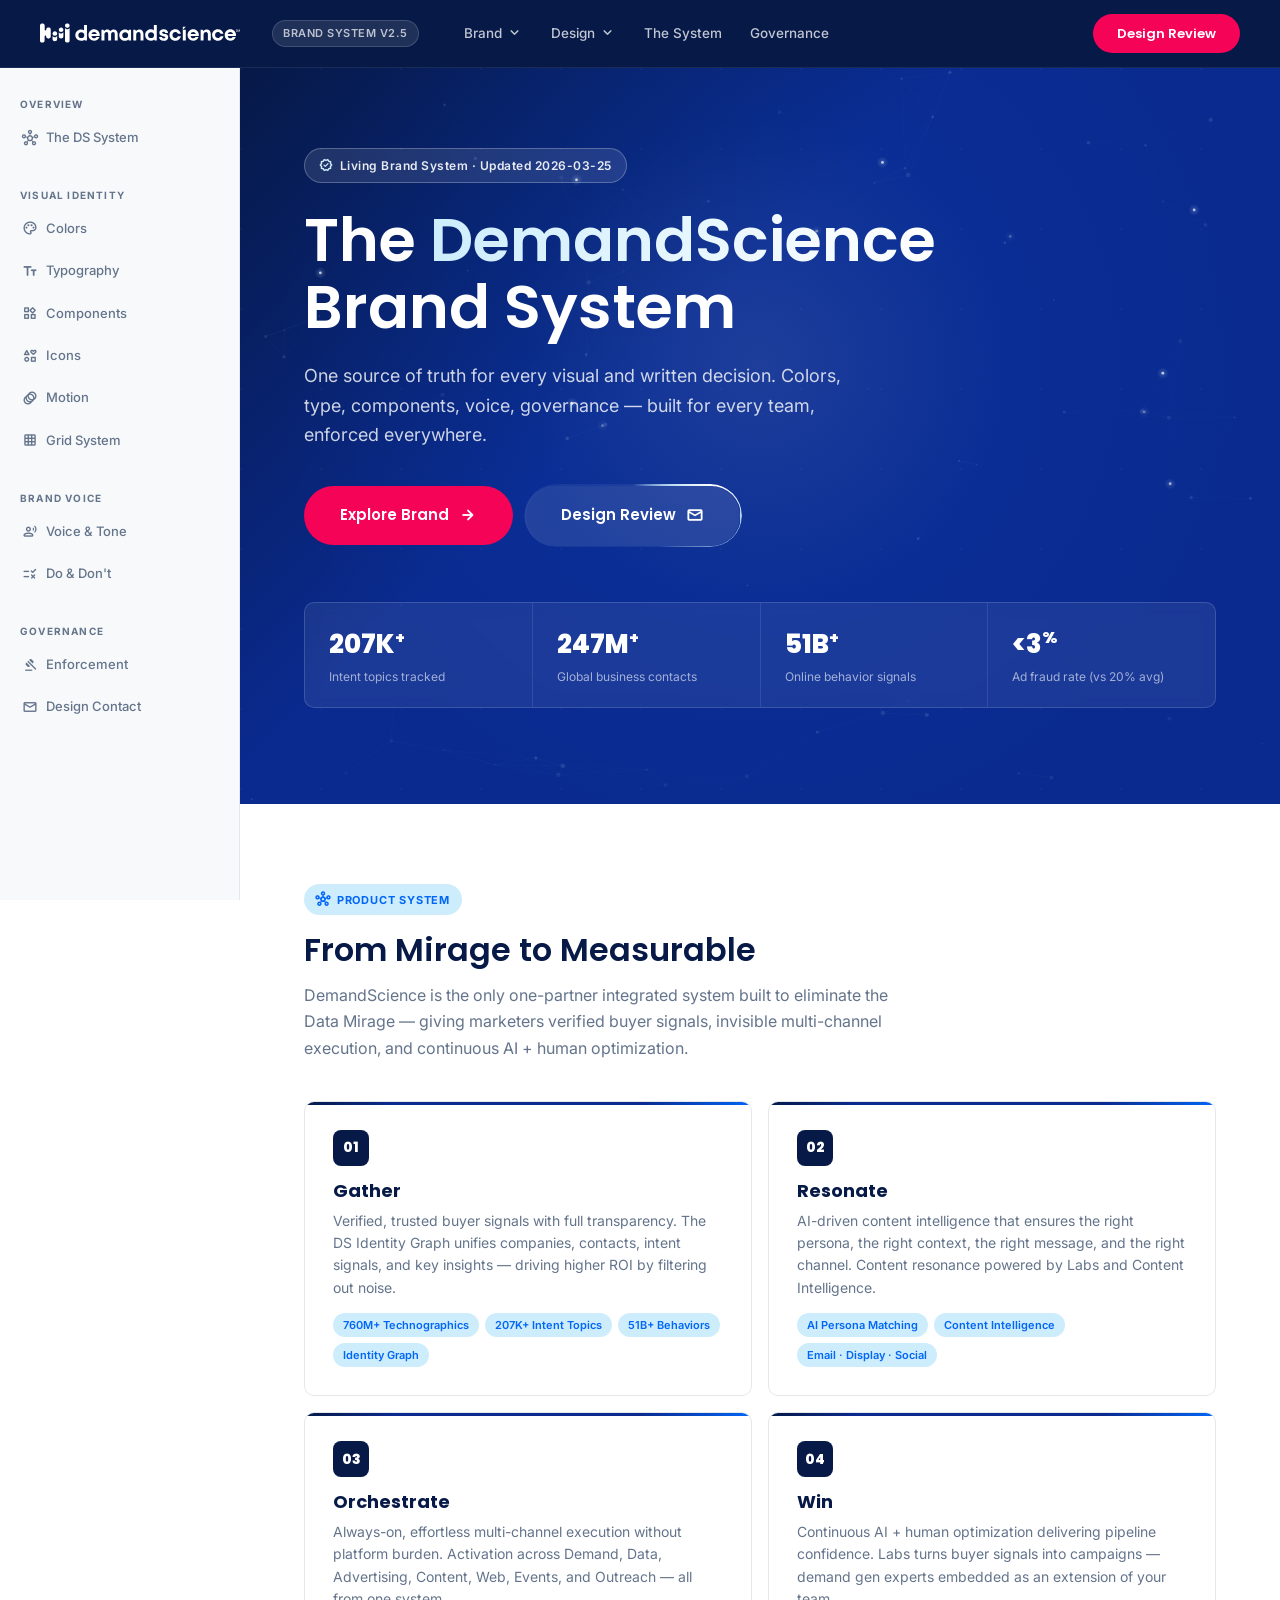
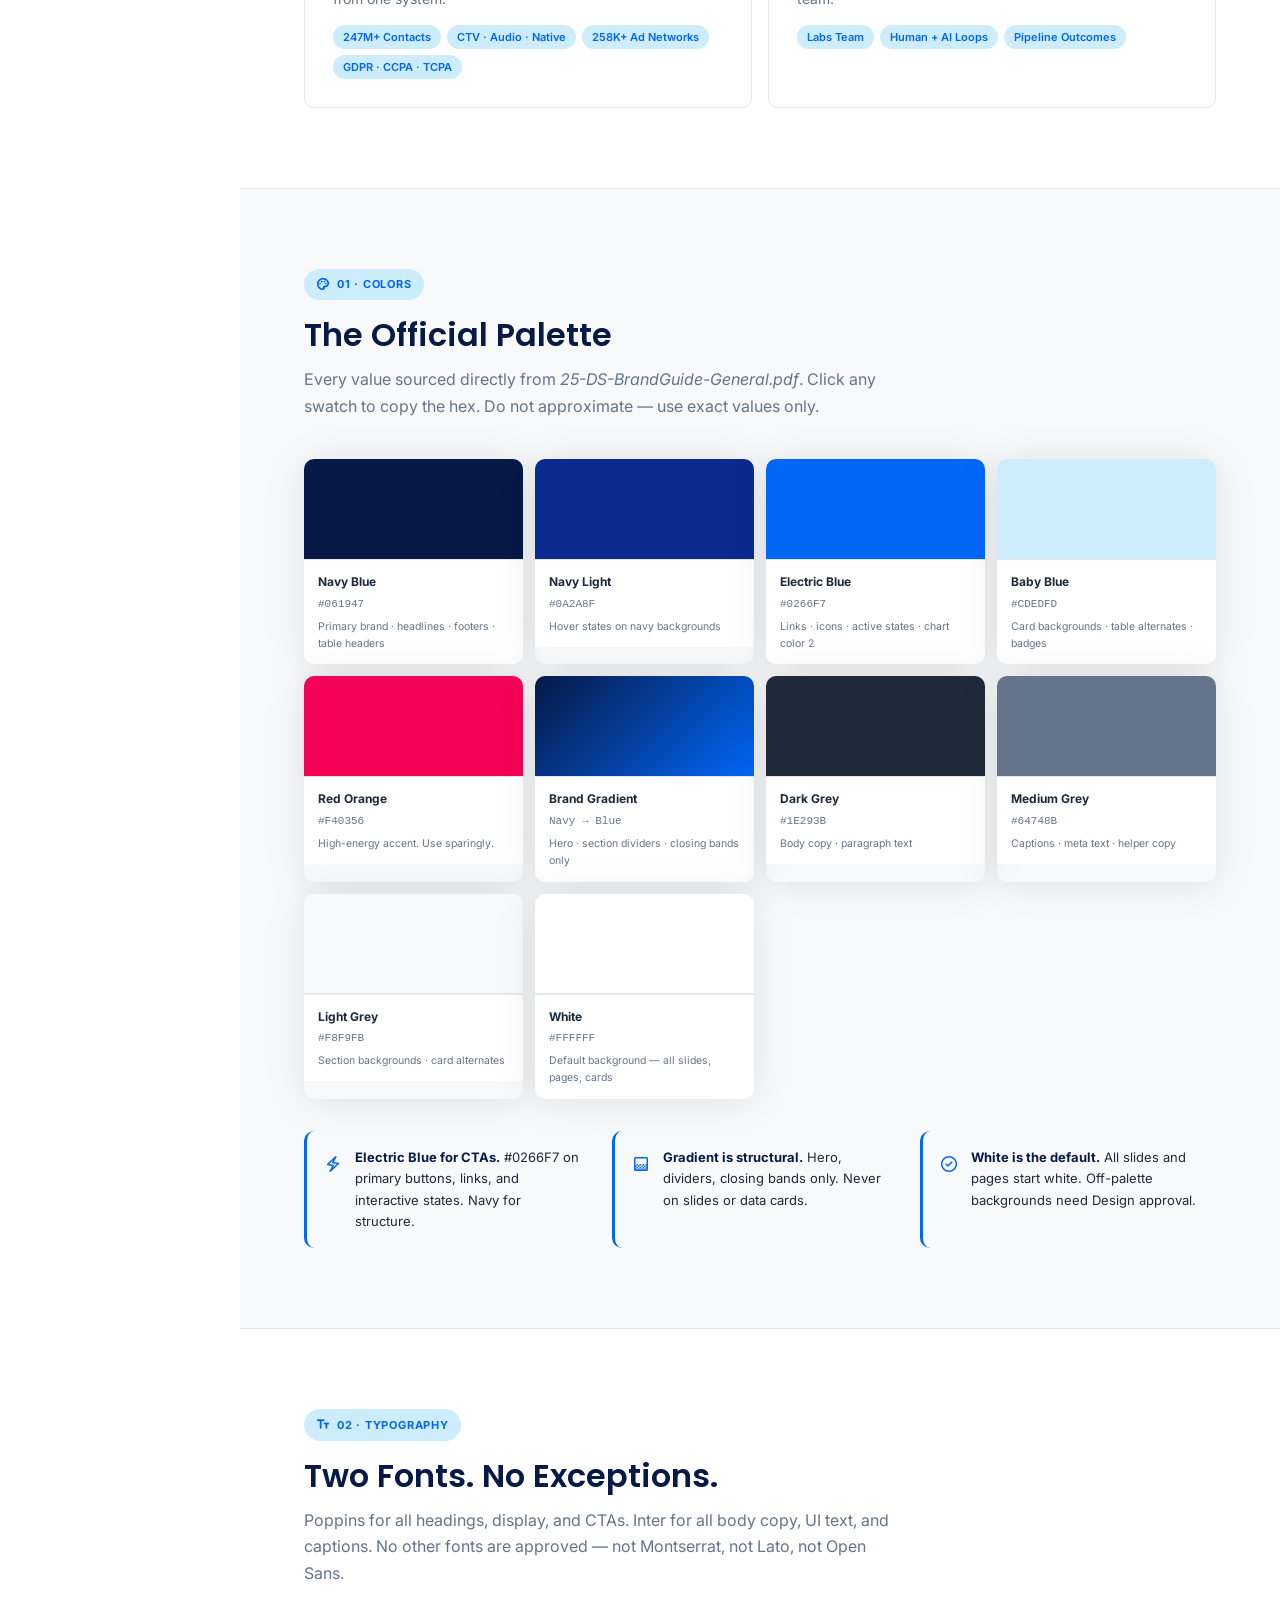
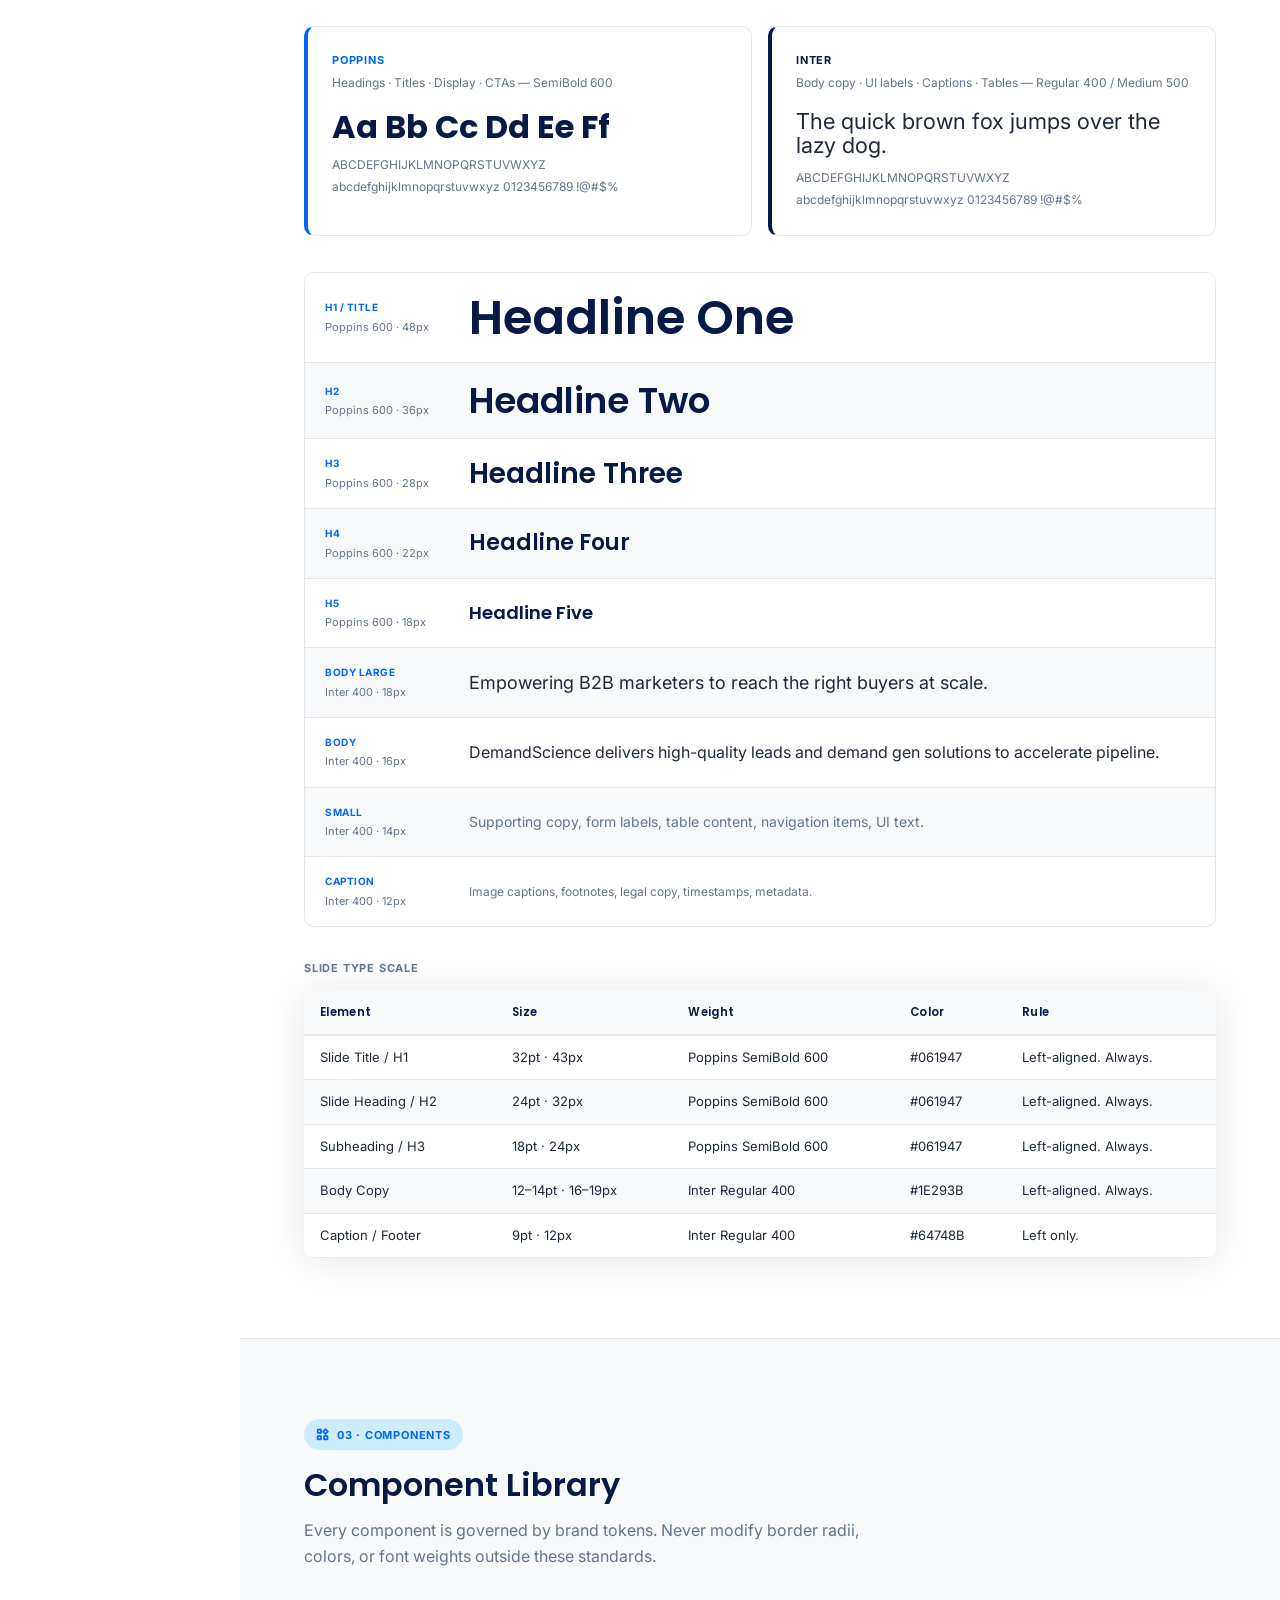
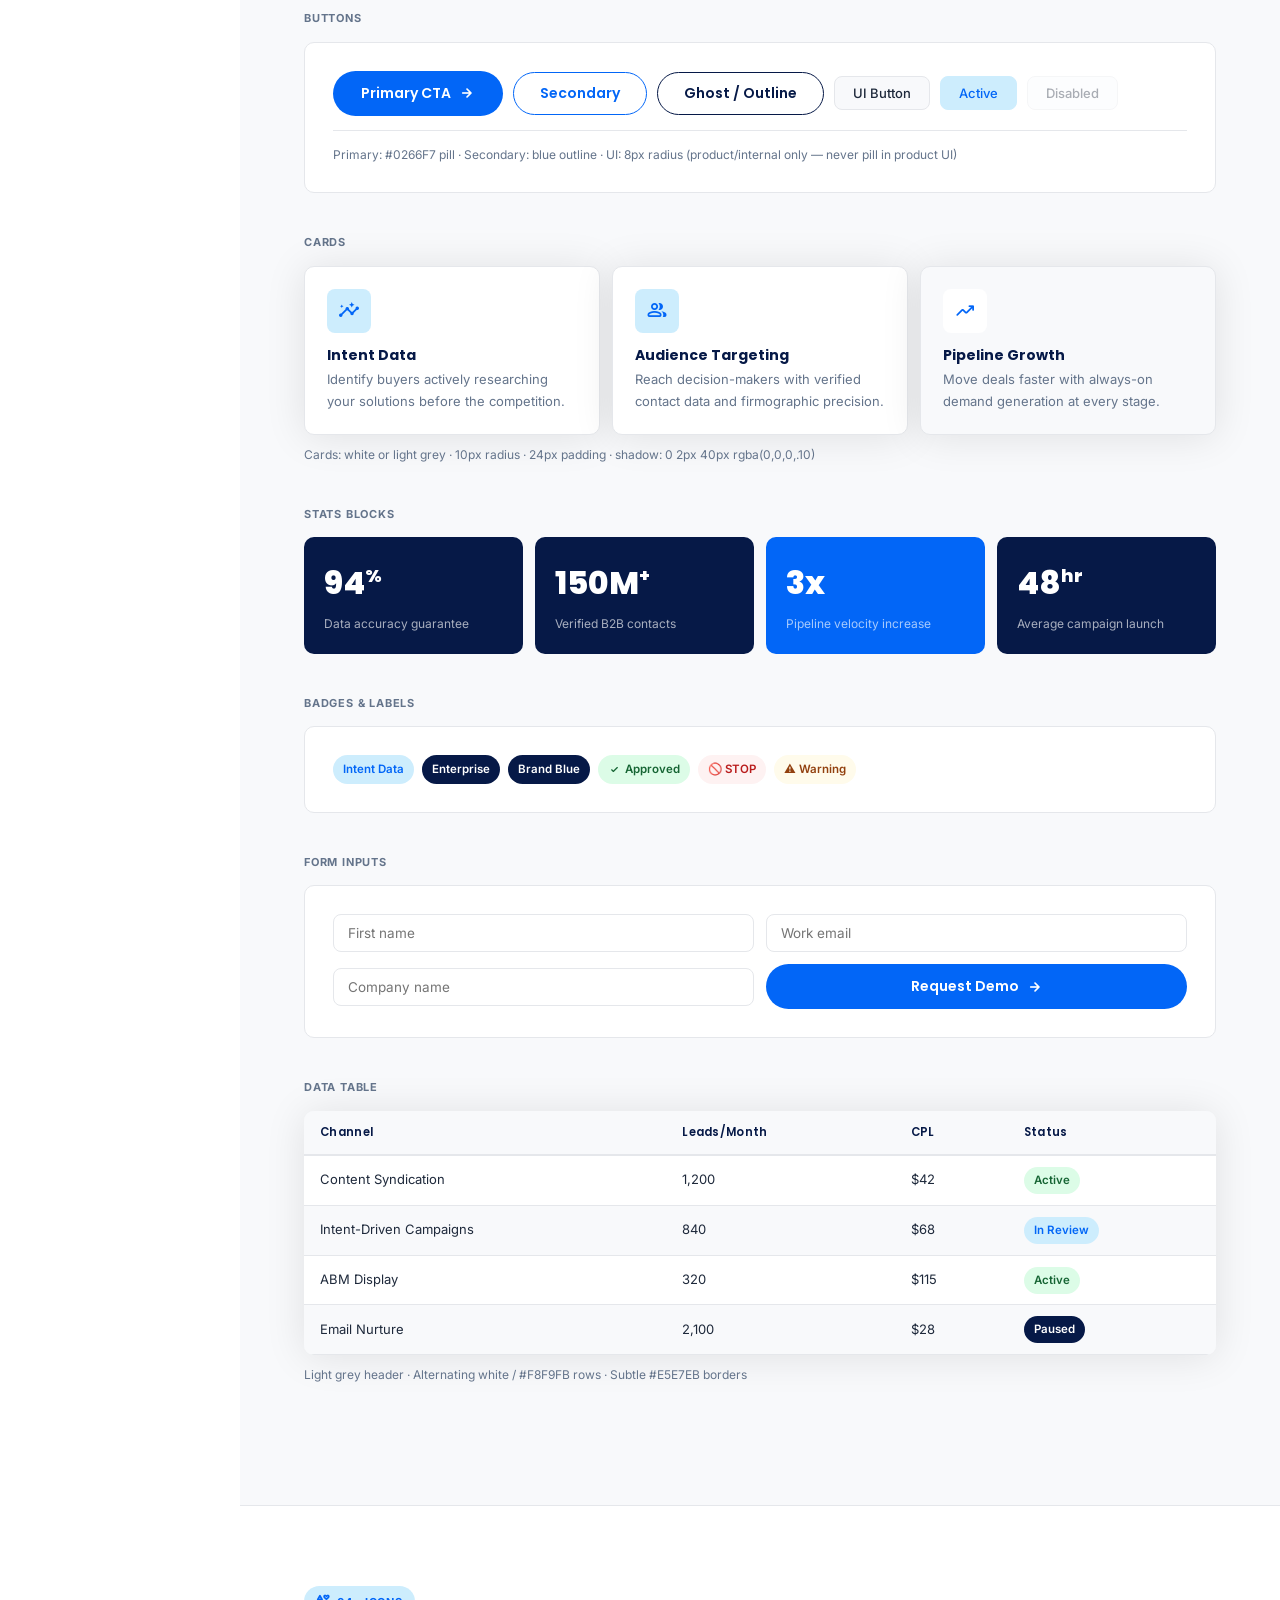
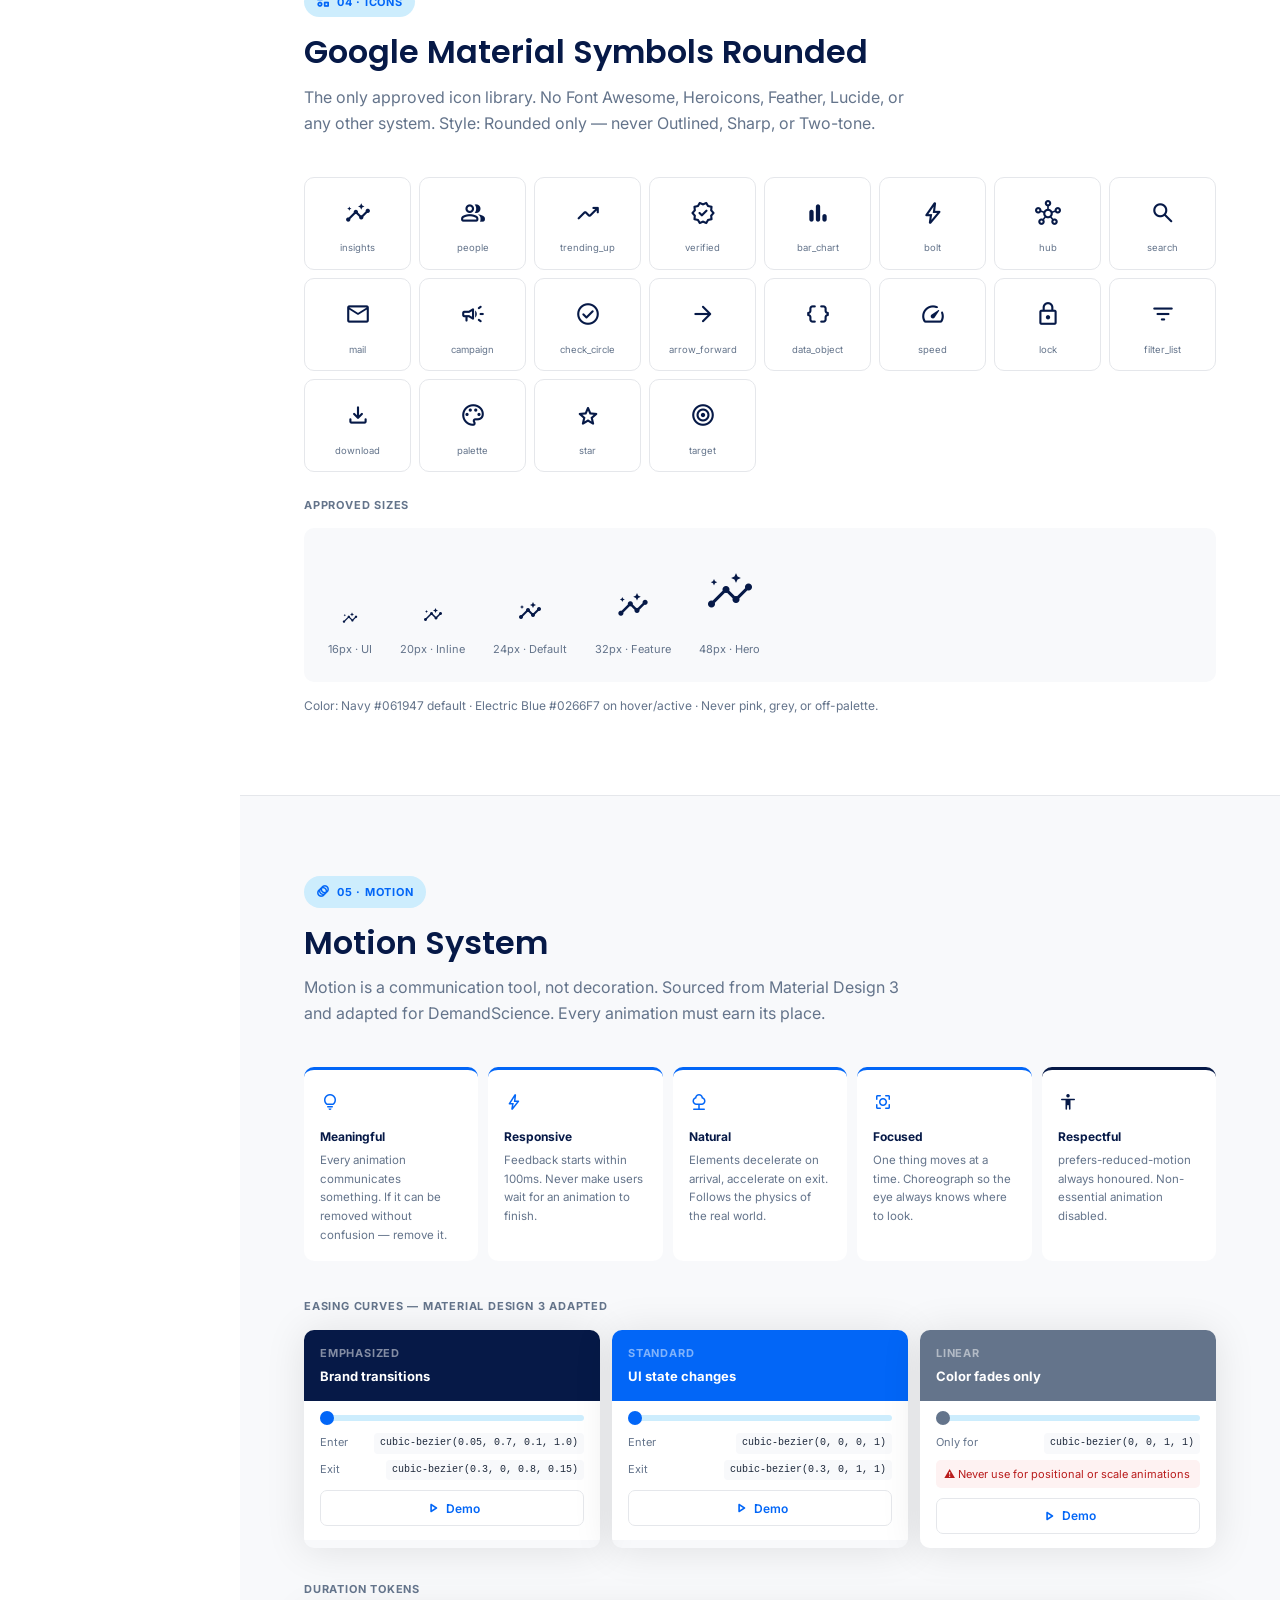
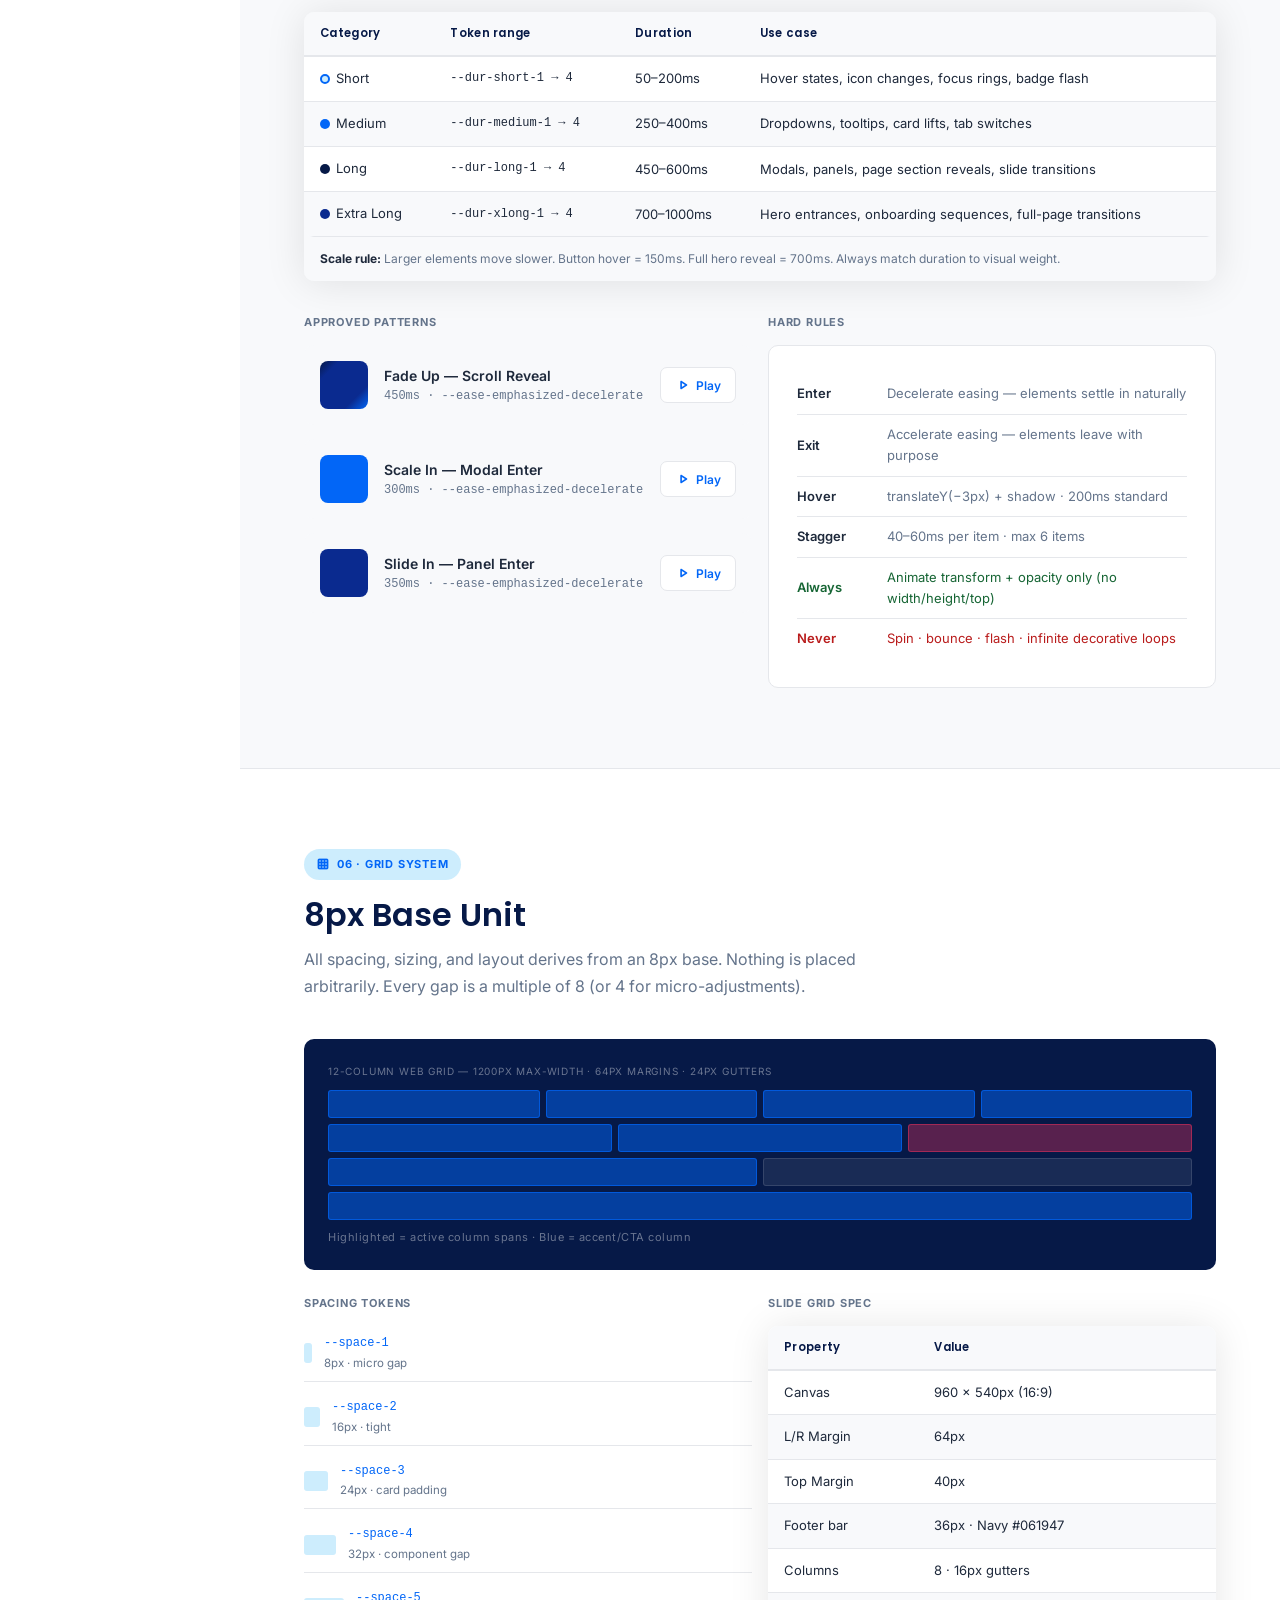
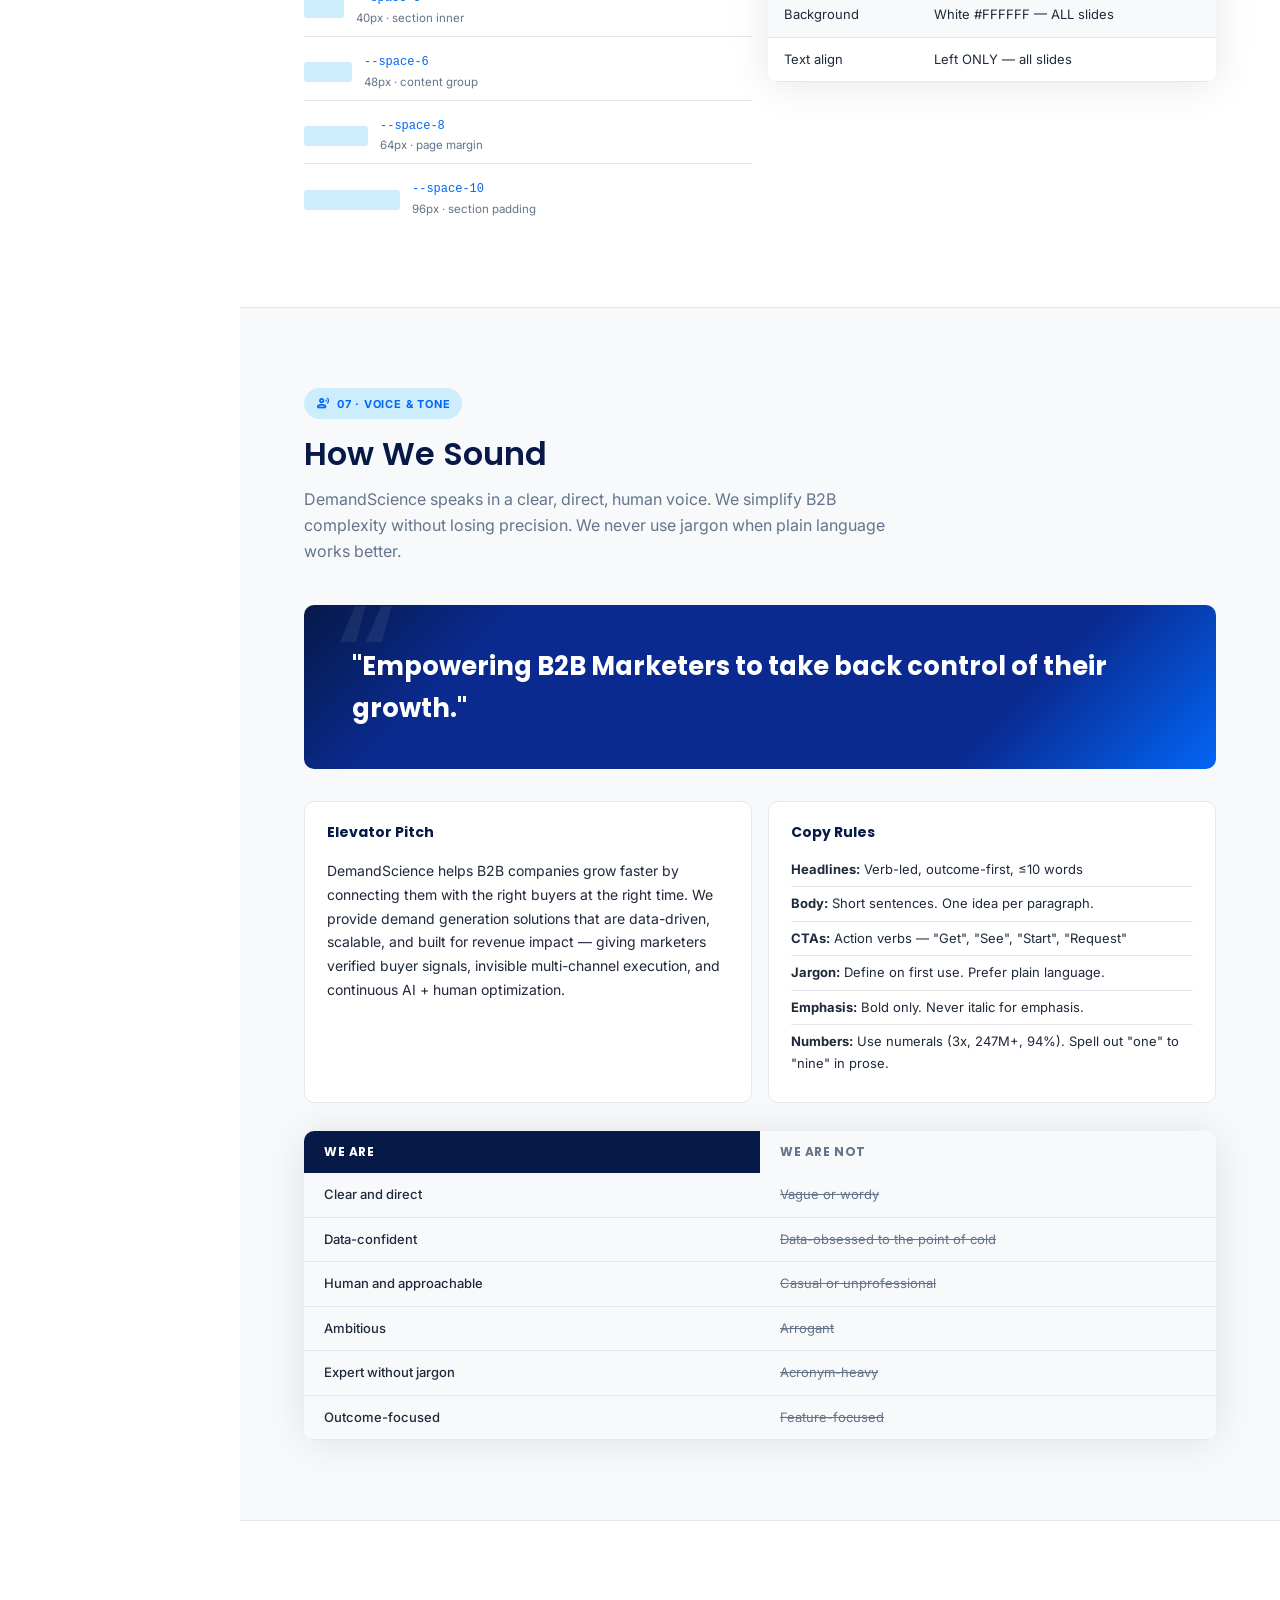
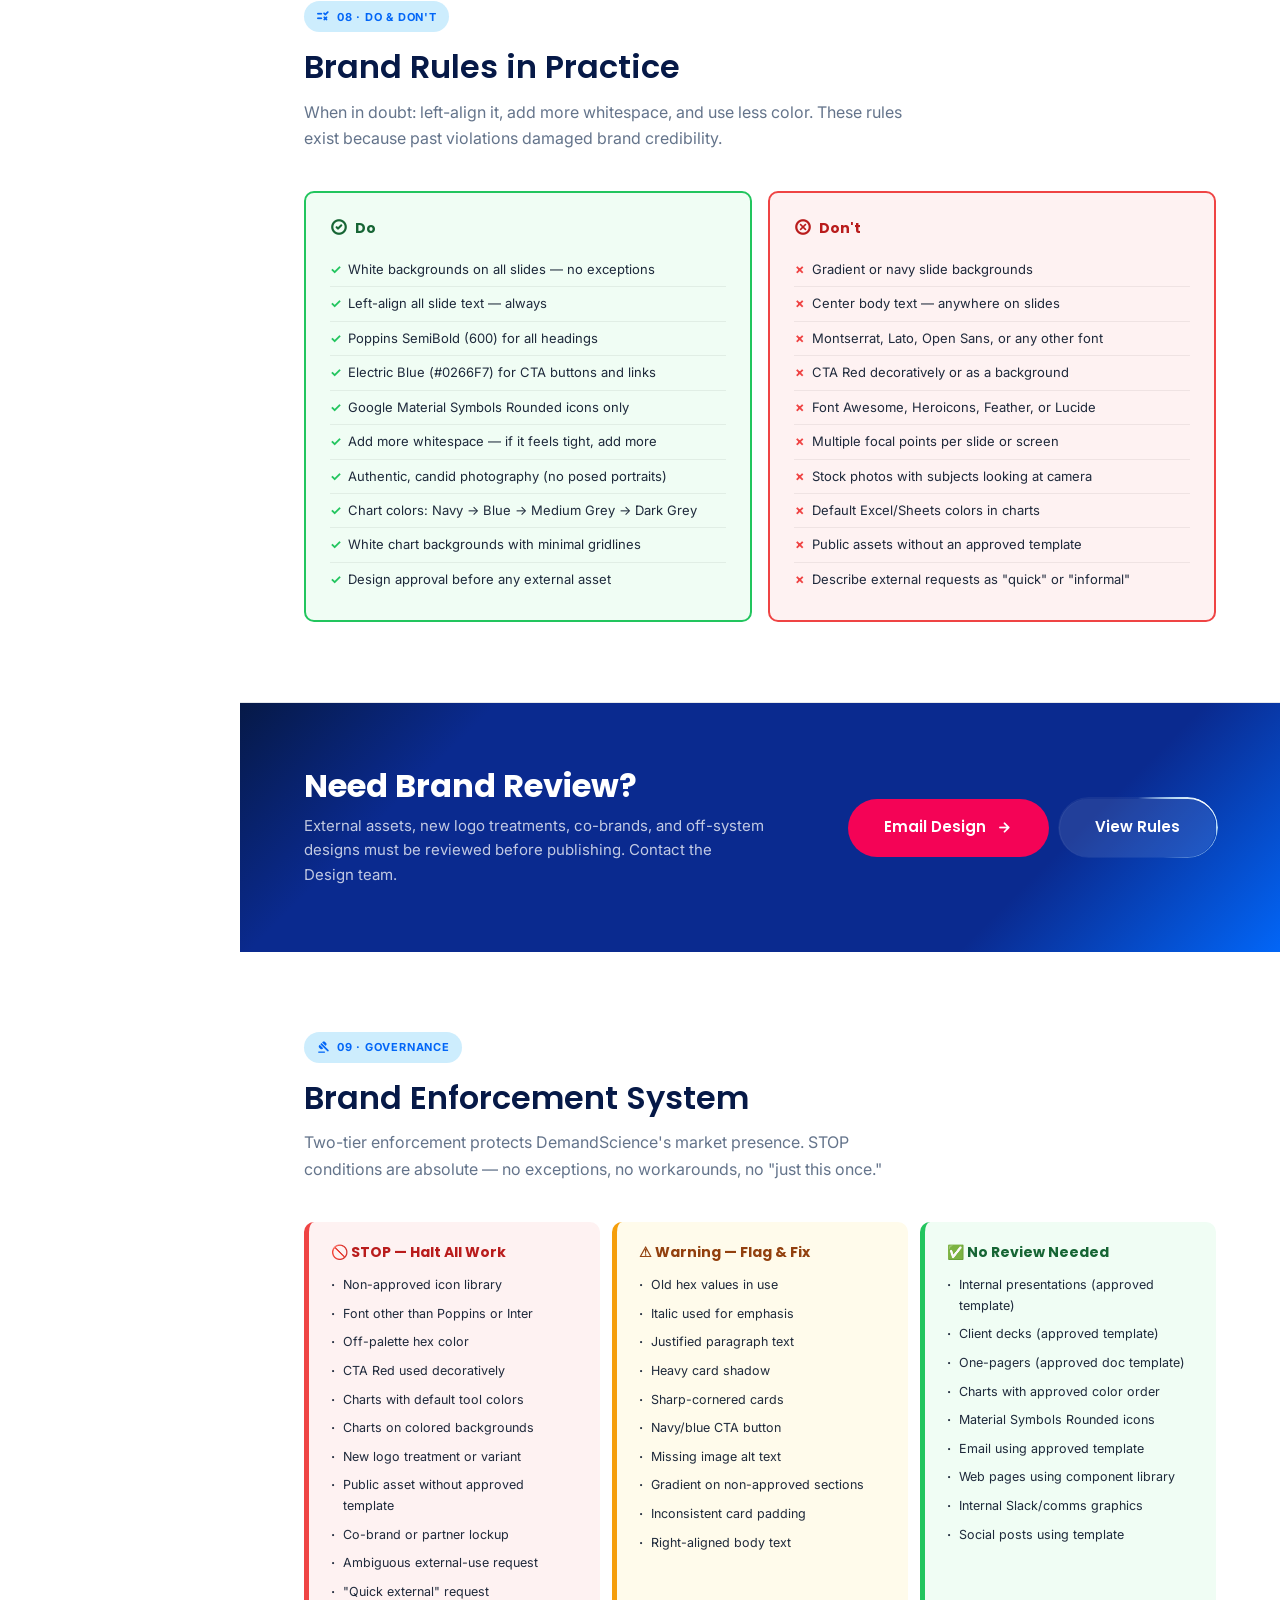
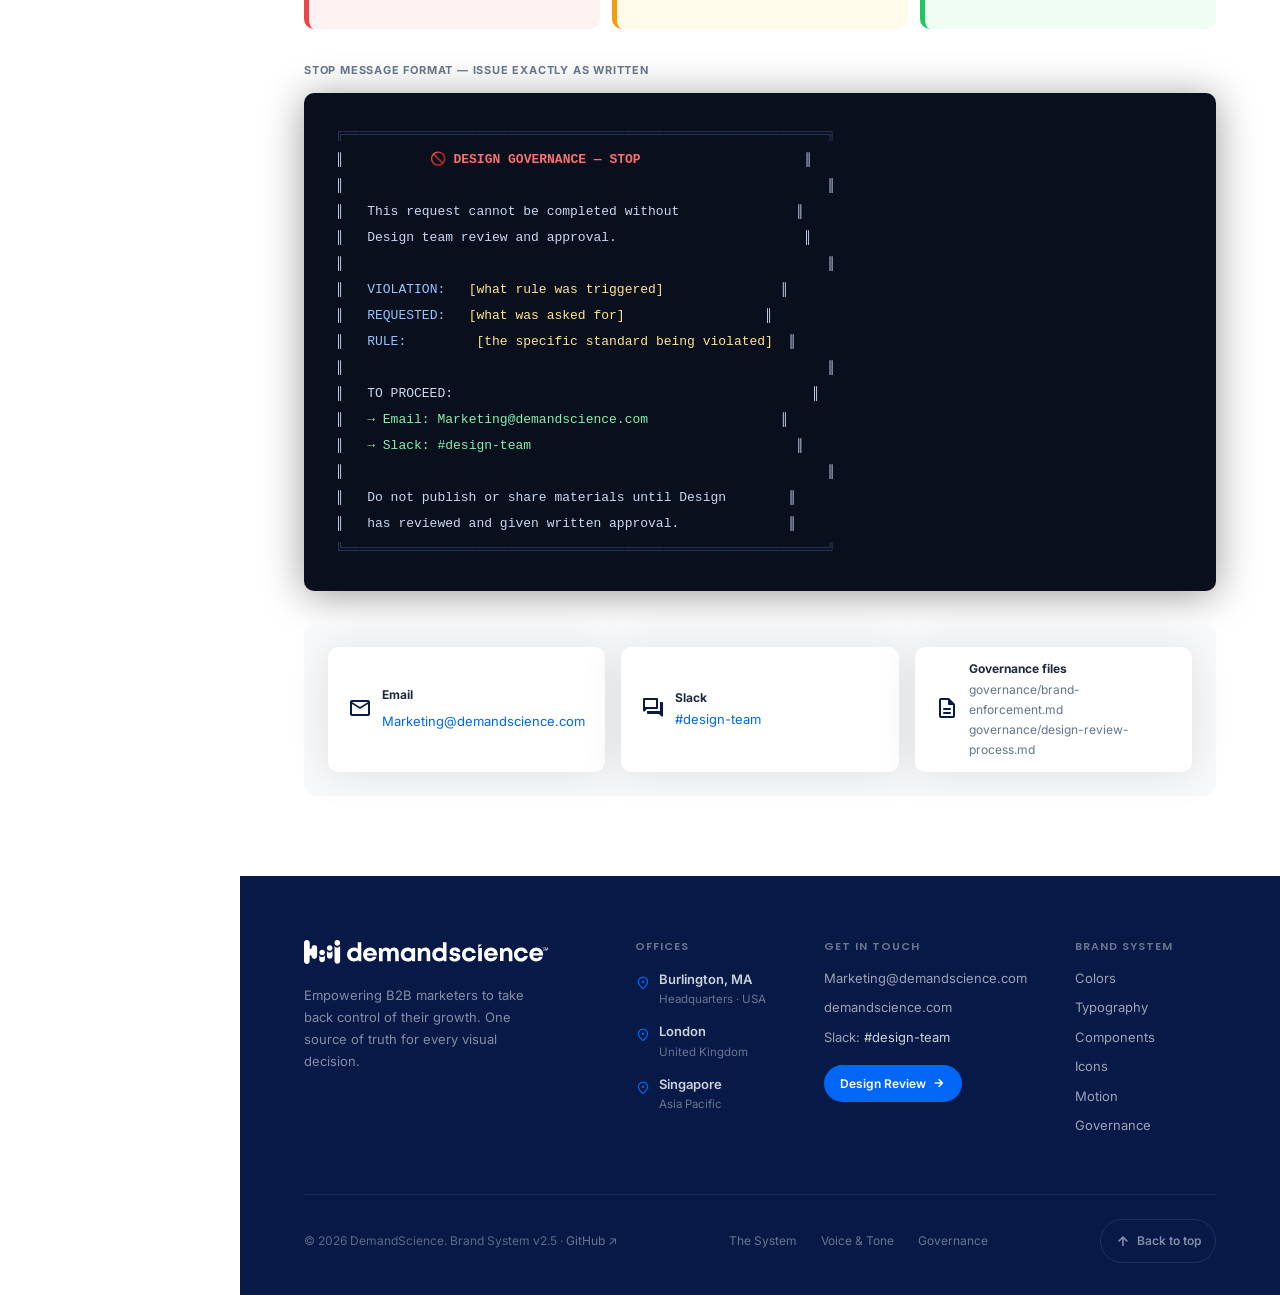
<file: brand-guide/brand-site.html>
<!DOCTYPE html>
<html lang="en">
<head>
<meta charset="UTF-8">
<meta name="viewport" content="width=device-width, initial-scale=1.0">
<title>DemandScience Brand — Design System</title>
<meta name="description" content="The official DemandScience brand design system. Colors, typography, components, voice, and governance for every team.">
<link rel="preconnect" href="https://fonts.googleapis.com">
<link rel="preconnect" href="https://fonts.gstatic.com" crossorigin>
<link href="https://fonts.googleapis.com/css2?family=Poppins:wght@300;400;500;600;700;800&family=Inter:wght@400;500;600&display=swap" rel="stylesheet">
<link href="https://fonts.googleapis.com/css2?family=Material+Symbols+Rounded:opsz,wght,FILL,GRAD@24,400,0,0" rel="stylesheet">
<style>
*,*::before,*::after{box-sizing:border-box;margin:0;padding:0}
:root{
  --navy:#061947;--navy2:#0A2A8F;--blue:#0266F7;--blue-lt:#CDEDFD;
  --redorg:#F40356;
  --dark:#1E293B;--mid:#64748B;--lt:#F8F9FB;--white:#FFFFFF;
  --border:#E5E7EB;
  --grad:linear-gradient(135deg,#061947 0%,#0A2A8F 20%,#0A2A8F 75%,#0266F7 100%);
  --grad-anim:linear-gradient(135deg,#061947 0%,#0A2A8F 20%,#0A2A8F 75%,#0266F7 100%);
  --shadow:0 2px 40px rgba(0,0,0,.10);
  --r:10px;
  --nav-h:68px;
  --sidebar-w:240px;
}
@keyframes gradientShift{
  0%{background-position:0% 50%}
  50%{background-position:100% 50%}
  100%{background-position:0% 50%}
}
html{scroll-behavior:smooth;font-size:16px}
body{font-family:'Inter',sans-serif;color:var(--dark);background:var(--white);line-height:1.65;overflow-x:hidden}
h1,h2,h3,h4,h5,h6{font-family:'Poppins',sans-serif;line-height:1.2;color:var(--navy)}
a{text-decoration:none;color:inherit}
ul{list-style:none}
img{max-width:100%;display:block}
button{font-family:inherit;cursor:pointer}

/* ── TOP NAV ─────────────────────────────────── */
.topnav{
  position:fixed;top:0;left:0;right:0;z-index:1000;
  height:var(--nav-h);
  background:var(--navy);
  display:flex;align-items:center;
  padding:0 40px;
  border-bottom:1px solid rgba(255,255,255,.08);
  transition:box-shadow .3s;
}
.topnav.scrolled{box-shadow:0 4px 32px rgba(0,0,0,.3)}
.nav-inner{max-width:1400px;margin:0 auto;width:100%;display:flex;align-items:center;gap:32px}
/* Logo */
.nav-logo{display:flex;align-items:center;gap:10px;flex-shrink:0}
.logo-mark{
  width:34px;height:34px;border-radius:8px;
  background:var(--grad);
  display:flex;align-items:center;justify-content:center;
  font-family:'Poppins',sans-serif;font-size:14px;font-weight:800;
  color:#fff;letter-spacing:-1px;
}
.logo-text{font-family:'Poppins',sans-serif;font-size:15px;font-weight:700;color:#fff}
.logo-text span{font-weight:300;opacity:.7}
.nav-badge{
  padding:3px 10px;border-radius:100px;
  background:rgba(255,255,255,.1);border:1px solid rgba(255,255,255,.15);
  font-size:11px;font-weight:600;color:rgba(255,255,255,.7);
  letter-spacing:.5px;text-transform:uppercase;
}
/* Nav links */
.nav-links{display:flex;align-items:center;gap:2px;flex:1}
.nav-item{position:relative}
.nav-link{
  display:flex;align-items:center;gap:4px;
  padding:7px 13px;border-radius:6px;
  font-size:13.5px;font-weight:500;color:rgba(255,255,255,.75);
  transition:color 150ms cubic-bezier(0.2,0,0,1),background 150ms cubic-bezier(0.2,0,0,1);cursor:pointer;
}
.nav-link:hover,.nav-link.active{color:#fff;background:rgba(255,255,255,.08)}
.nav-chevron{font-family:'Material Symbols Rounded';font-size:17px;transition:transform .25s}
.nav-item:hover .nav-chevron{transform:rotate(180deg)}
/* Dropdown */
.dropdown{
  position:absolute;top:calc(100% + 6px);left:-8px;
  background:#fff;border-radius:var(--r);
  box-shadow:0 12px 48px rgba(0,0,0,.18);
  min-width:220px;padding:6px;
  opacity:0;visibility:hidden;transform:translateY(-6px);
  transition:opacity .2s,transform .2s,visibility .2s;
  pointer-events:none;
}
.nav-item:hover .dropdown{opacity:1;visibility:visible;transform:translateY(0);pointer-events:all}
.dd-item{
  display:flex;align-items:center;gap:10px;
  padding:9px 12px;border-radius:7px;
  transition:background .15s;
}
.dd-item:hover{background:var(--lt)}
.dd-icon{
  width:32px;height:32px;border-radius:7px;
  background:var(--blue-lt);flex-shrink:0;
  display:flex;align-items:center;justify-content:center;
}
.dd-icon span{font-family:'Material Symbols Rounded';font-size:16px;color:var(--blue)}
.dd-text .t{font-size:13px;font-weight:600;color:var(--navy)}
.dd-text .d{font-size:11.5px;color:var(--mid)}
/* CTA */
.nav-cta{
  margin-left:auto;flex-shrink:0;
  background:var(--redorg);color:#fff;
  padding:9px 24px;border-radius:100px;
  font-family:'Poppins',sans-serif;font-size:13px;font-weight:600;
  transition:background .2s,transform .15s,box-shadow .2s;
  white-space:nowrap;
}
.nav-cta:hover{background:#d4024a;transform:translateY(-1px);box-shadow:0 4px 16px rgba(244,3,86,.4)}

/* ── LAYOUT ──────────────────────────────────── */
.layout{display:flex;margin-top:var(--nav-h)}
/* Sidebar */
.sidebar{
  width:var(--sidebar-w);flex-shrink:0;
  position:sticky;top:var(--nav-h);height:calc(100vh - var(--nav-h));
  overflow-y:auto;
  background:var(--lt);
  border-right:1px solid var(--border);
  padding:24px 0;
  scrollbar-width:thin;scrollbar-color:var(--border) transparent;
}
.sidebar::-webkit-scrollbar{width:4px}
.sidebar::-webkit-scrollbar-thumb{background:var(--border);border-radius:2px}
.sb-group{margin-bottom:24px}
.sb-label{
  padding:4px 20px;
  font-size:10px;font-weight:700;letter-spacing:1.2px;
  text-transform:uppercase;color:var(--mid);
}
.sb-link{
  display:flex;align-items:center;gap:8px;
  padding:8px 20px;
  font-size:13px;font-weight:500;color:var(--mid);
  transition:color .15s,background .15s;
  border-left:2px solid transparent;
}
.sb-link span.icon{font-family:'Material Symbols Rounded';font-size:16px}
.sb-link:hover{color:var(--navy);background:rgba(6,25,71,.04)}
.sb-link.active{color:var(--blue);font-weight:600;border-left-color:var(--blue);background:rgba(2,102,247,.04)}
/* Main */
.main{flex:1;min-width:0}

/* ── SECTIONS ────────────────────────────────── */
.section{padding:80px 64px;border-bottom:1px solid var(--border)}
.section:last-child{border-bottom:none}
.section-alt{background:var(--lt)}
.container{max-width:960px}
.sec-tag{
  display:inline-flex;align-items:center;gap:6px;
  padding:4px 12px;border-radius:100px;
  background:var(--blue-lt);
  font-size:11px;font-weight:700;letter-spacing:.8px;
  text-transform:uppercase;color:var(--blue);
  margin-bottom:16px;
}
.sec-tag span{font-family:'Material Symbols Rounded';font-size:14px}
.sec-title{font-size:clamp(1.6rem,2.5vw,2.2rem);font-weight:600;margin-bottom:12px}
.sec-body{font-size:16px;color:var(--mid);max-width:600px;margin-bottom:40px}

/* ── HERO ──────────────────────────────────── */
@keyframes heroEnter{from{opacity:0;transform:translateY(28px)}to{opacity:1;transform:translateY(0)}}
.hero{
  background:var(--grad-anim);
  background-size:200% 200%;
  animation:gradientShift 12s linear infinite;
  padding:80px 64px 96px;
  position:relative;overflow:hidden;
}
@media(prefers-reduced-motion:reduce){.hero{animation:none;background:var(--grad);}}
/* Staggered entrance — badge, h1, p, btns, stats */
.hero-badge{animation:heroEnter 600ms cubic-bezier(0.05,0.7,0.1,1.0) 100ms both}
.hero h1  {animation:heroEnter 700ms cubic-bezier(0.05,0.7,0.1,1.0) 200ms both}
.hero p   {animation:heroEnter 700ms cubic-bezier(0.05,0.7,0.1,1.0) 350ms both}
.hero-btns{animation:heroEnter 700ms cubic-bezier(0.05,0.7,0.1,1.0) 450ms both}
.hero-stats{animation:heroEnter 700ms cubic-bezier(0.05,0.7,0.1,1.0) 600ms both}
@media(prefers-reduced-motion:reduce){
  .hero-badge,.hero h1,.hero p,.hero-btns,.hero-stats{animation:none;opacity:1;transform:none}
}
.hero::after{
  content:'';position:absolute;inset:0;
  background:url("data:image/svg+xml,%3Csvg width='80' height='80' xmlns='http://www.w3.org/2000/svg'%3E%3Ccircle cx='1' cy='1' r='1' fill='white' fill-opacity='0.04'/%3E%3C/svg%3E");
  pointer-events:none;z-index:1;
}
.hero-glow{
  position:absolute;inset:0;z-index:0;pointer-events:none;
  background:radial-gradient(
    700px circle at var(--gx,50%) var(--gy,40%),
    rgba(205,237,253,0.10) 0%,
    rgba(2,102,247,0.06) 35%,
    transparent 70%
  );
}
#hero-canvas{
  position:absolute;inset:0;
  width:100%;height:100%;
  z-index:1;pointer-events:none;
  opacity:1;
}
.hero-inner{max-width:960px;position:relative;z-index:2}
.hero-badge{
  display:inline-flex;align-items:center;gap:6px;
  border:1px solid rgba(255,255,255,.25);background:rgba(255,255,255,.1);
  border-radius:100px;padding:5px 14px;
  font-size:12px;font-weight:600;color:rgba(255,255,255,.9);
  letter-spacing:.5px;margin-bottom:24px;
}
.hero-badge span{font-family:'Material Symbols Rounded';font-size:14px;color:var(--blue-lt)}
.hero h1{
  font-size:clamp(2.2rem,5vw,3.8rem);font-weight:600;
  color:#fff;line-height:1.1;margin-bottom:20px;
}
.hero h1 em{
  font-style:normal;
  background:linear-gradient(90deg,var(--blue-lt),#fff);
  -webkit-background-clip:text;-webkit-text-fill-color:transparent;
  background-clip:text;
}
.hero p{font-size:18px;color:rgba(255,255,255,.8);max-width:560px;margin-bottom:36px}
.hero-btns{display:flex;gap:12px;flex-wrap:wrap}
/* @property enables smooth conic-gradient angle animation */
@property --ba{syntax:'<angle>';inherits:false;initial-value:0deg}
@keyframes borderSpin{to{--ba:360deg}}

/* Major CTA — Red Orange */
.btn-hero-primary{
  background:var(--redorg);color:#fff;
  padding:15px 36px;border-radius:100px;
  font-family:'Poppins',sans-serif;font-size:15px;font-weight:600;
  display:inline-flex;align-items:center;gap:10px;
  transition:transform .2s,box-shadow .2s;
  white-space:nowrap;
}
.btn-hero-primary:hover{transform:translateY(-2px);box-shadow:0 10px 28px rgba(244,3,86,.35)}

/* Glow CTA — solid glass fill, animated stroke ring only */
.btn-hero-outline{
  position:relative;
  color:#fff;
  padding:15px 36px;border-radius:100px;
  font-family:'Poppins',sans-serif;font-size:15px;font-weight:600;
  display:inline-flex;align-items:center;gap:10px;
  white-space:nowrap;
  background:rgba(255,255,255,.1);
  border:none;
  transition:background .2s,transform .2s;
}
.btn-hero-outline:hover{background:rgba(255,255,255,.17);transform:translateY(-2px)}
/* Rotating light traces the stroke — never inside the button */
.btn-hero-outline::before{
  content:'';
  position:absolute;
  inset:-1.5px;
  border-radius:100px;
  padding:1.5px;
  background:conic-gradient(
    from var(--ba),
    rgba(255,255,255,.06) 0deg,
    rgba(205,237,253,.9)  52deg,
    rgba(255,255,255,1)   70deg,
    rgba(205,237,253,.9)  88deg,
    rgba(255,255,255,.06) 140deg,
    rgba(255,255,255,.06) 360deg
  );
  /* Mask punches out the interior — only the 1.5px ring shows */
  -webkit-mask:linear-gradient(#fff 0 0) content-box,linear-gradient(#fff 0 0);
  mask:linear-gradient(#fff 0 0) content-box,linear-gradient(#fff 0 0);
  -webkit-mask-composite:destination-out;
  mask-composite:exclude;
  animation:borderSpin 3.4s linear infinite;
  pointer-events:none;
}
/* Stats row */
.hero-stats{
  display:flex;gap:0;margin-top:56px;
  border:1px solid rgba(255,255,255,.15);border-radius:var(--r);
  overflow:hidden;background:rgba(255,255,255,.07);
  backdrop-filter:blur(8px);
}
.hero-stat{
  flex:1;padding:20px 24px;
  border-right:1px solid rgba(255,255,255,.1);
}
.hero-stat:last-child{border-right:none}
.hero-stat .num{font-family:'Poppins',sans-serif;font-size:26px;font-weight:800;color:#fff}
.hero-stat .num sup{font-size:16px;vertical-align:super}
.hero-stat .lbl{font-size:12px;color:rgba(255,255,255,.6);margin-top:2px}

/* ── SYSTEM SECTION ──────────────────────────── */
.system-grid{display:grid;grid-template-columns:1fr 1fr;gap:16px}
.sys-card{
  padding:28px;border-radius:var(--r);
  border:1px solid var(--border);
  background:var(--white);
  position:relative;overflow:hidden;
}
.sys-card::before{
  content:'';position:absolute;top:0;left:0;right:0;height:3px;
  background:var(--grad);
}
.sys-num{
  width:36px;height:36px;border-radius:8px;
  background:var(--navy);
  display:flex;align-items:center;justify-content:center;
  font-family:'Poppins',sans-serif;font-size:14px;font-weight:800;color:#fff;
  margin-bottom:14px;
}
.sys-card h3{font-size:18px;font-weight:700;margin-bottom:8px}
.sys-card p{font-size:14px;color:var(--mid);line-height:1.6;margin-bottom:14px}
.sys-tags{display:flex;flex-wrap:wrap;gap:6px}
.sys-tag{
  padding:3px 10px;border-radius:100px;
  background:var(--blue-lt);
  font-size:11px;font-weight:600;color:var(--blue);
}

/* ── COLORS ──────────────────────────────────── */
.color-grid{display:grid;grid-template-columns:repeat(4,1fr);gap:12px;margin-bottom:32px}
.swatch{border-radius:var(--r);overflow:hidden;box-shadow:var(--shadow);cursor:pointer;}
.sw-color{height:100px}
.sw-meta{padding:12px 14px;background:#fff;border-top:1px solid var(--border)}
.sw-name{font-size:12px;font-weight:700;color:var(--dark)}
.sw-hex{font-size:11px;color:var(--mid);font-family:'Courier New',monospace;margin-top:2px;display:flex;align-items:center;gap:4px}
.sw-hex .ci{font-family:'Material Symbols Rounded';font-size:12px;color:var(--blue);opacity:0;transition:opacity .15s}
.swatch:hover .ci{opacity:1}
.sw-desc{font-size:10.5px;color:var(--mid);margin-top:4px}
/* Color rules */
.color-rules{display:grid;grid-template-columns:repeat(3,1fr);gap:12px}
.color-rule{
  display:flex;gap:12px;padding:16px;
  background:var(--lt);border-radius:var(--r);
  border-left:3px solid var(--blue);
}
.color-rule .icon{font-family:'Material Symbols Rounded';font-size:20px;color:var(--blue);flex-shrink:0;margin-top:1px}
.color-rule p{font-size:13px;color:var(--dark)}
.color-rule strong{color:var(--navy)}

/* ── TYPOGRAPHY ──────────────────────────────── */
.font-specimens{display:grid;grid-template-columns:1fr 1fr;gap:16px;margin-bottom:36px}
.font-spec{
  padding:24px;border-radius:var(--r);border:1px solid var(--border);background:#fff;
  border-left:4px solid var(--blue);
}
.font-spec.inter{border-left-color:var(--navy)}
.fs-label{font-size:11px;font-weight:700;text-transform:uppercase;letter-spacing:.8px;color:var(--blue);margin-bottom:4px}
.fs-label.navy{color:var(--navy)}
.fs-use{font-size:12px;color:var(--mid);margin-bottom:16px}
.fs-display{font-family:'Poppins',sans-serif;font-size:32px;font-weight:700;color:var(--navy);line-height:1.1}
.fs-display.inter{font-family:'Inter',sans-serif;font-size:18px;font-weight:400;color:var(--dark)}
.fs-abc{font-size:12px;color:var(--mid);margin-top:10px;line-height:1.8}
/* Type scale */
.type-scale{border:1px solid var(--border);border-radius:var(--r);overflow:hidden;margin-bottom:32px}
.ts-row{
  display:grid;grid-template-columns:120px 1fr;
  align-items:center;border-bottom:1px solid var(--border);
  padding:16px 20px;gap:24px;
}
.ts-row:last-child{border-bottom:none}
.ts-row:nth-child(even){background:var(--lt)}
.ts-meta .tl{font-size:10px;font-weight:700;text-transform:uppercase;letter-spacing:.5px;color:var(--blue)}
.ts-meta .ts{font-size:11px;color:var(--mid);margin-top:2px}

/* ── COMPONENTS ──────────────────────────────── */
.comp-section{margin-bottom:40px}
.comp-label{font-size:11px;font-weight:700;text-transform:uppercase;letter-spacing:.8px;color:var(--mid);margin-bottom:14px}
.comp-canvas{
  padding:28px;border-radius:var(--r);
  border:1px solid var(--border);background:#fff;
}
.comp-canvas.dark{background:var(--navy)}
/* Buttons */
.btn-row{display:flex;flex-wrap:wrap;gap:10px;align-items:center}
.btn-p{
  background:var(--blue);color:#fff;padding:12px 28px;border-radius:100px;
  font-family:'Poppins',sans-serif;font-size:14px;font-weight:600;border:none;
  display:inline-flex;align-items:center;gap:8px;
  white-space:nowrap;
  /* transitions managed by motion states block below */
}
.btn-s{
  background:transparent;color:var(--blue);
  padding:10px 26px;border-radius:100px;
  border:1.5px solid var(--blue);
  font-family:'Poppins',sans-serif;font-size:14px;font-weight:600;
  display:inline-flex;align-items:center;gap:8px;white-space:nowrap;
}
.btn-g{
  background:transparent;color:var(--navy);
  padding:10px 26px;border-radius:100px;
  border:1.5px solid var(--navy);
  font-family:'Poppins',sans-serif;font-size:14px;font-weight:600;
  display:inline-flex;align-items:center;gap:8px;white-space:nowrap;
}
.btn-ui{
  background:var(--lt);color:var(--dark);padding:8px 18px;border-radius:8px;
  border:1px solid var(--border);font-size:13px;font-weight:500;
  display:inline-flex;align-items:center;gap:6px;white-space:nowrap;
}
.btn-dis{opacity:.38;cursor:not-allowed}
/* Cards */
.card-grid{display:grid;grid-template-columns:repeat(3,1fr);gap:12px}
.ds-card{
  padding:22px;border-radius:var(--r);background:#fff;
  box-shadow:var(--shadow);border:1px solid var(--border);
}
.card-ico{
  width:44px;height:44px;border-radius:8px;
  background:var(--blue-lt);
  display:flex;align-items:center;justify-content:center;
  margin-bottom:14px;
}
.card-ico span{font-family:'Material Symbols Rounded';font-size:22px;color:var(--blue)}
.ds-card h4{font-size:14px;font-weight:700;margin-bottom:6px}
.ds-card p{font-size:13px;color:var(--mid)}
/* Stats */
.stats-row{display:grid;grid-template-columns:repeat(4,1fr);gap:12px}
.stat-block{padding:20px;border-radius:var(--r);background:var(--navy);text-align:left}
.stat-block.blue{background:var(--blue)}
.stat-num{font-family:'Poppins',sans-serif;font-size:32px;font-weight:800;color:#fff}
.stat-num sup{font-size:18px;vertical-align:super}
.stat-lbl{font-size:12px;color:rgba(255,255,255,.65);margin-top:4px}
/* Badges */
.badge-row{display:flex;flex-wrap:wrap;gap:8px}
.badge{display:inline-flex;align-items:center;gap:4px;padding:4px 10px;border-radius:100px;font-size:11.5px;font-weight:600}
.b-blue{background:var(--blue-lt);color:var(--blue)}
.b-navy{background:var(--navy);color:#fff}
.b-blue-dark{background:var(--navy);color:#fff}
.b-green{background:#DCFCE7;color:#166534}
.b-red{background:#FEF2F2;color:#B91C1C}
.b-amber{background:#FFFBEB;color:#92400E}
/* Table */
.ds-table{width:100%;border-collapse:collapse;border-radius:var(--r);overflow:hidden;box-shadow:var(--shadow)}
.ds-table th{background:var(--lt);color:var(--navy);font-family:'Poppins',sans-serif;font-size:11.5px;font-weight:600;padding:12px 16px;text-align:left;letter-spacing:.3px;border-bottom:2px solid var(--border)}
.ds-table td{padding:11px 16px;font-size:13px;color:var(--dark);border-bottom:1px solid var(--border)}
.ds-table tr:nth-child(even) td{background:var(--lt)}
.ds-table tr:nth-child(odd) td{background:#fff}
/* Input */
.ds-input-wrap{display:grid;grid-template-columns:1fr 1fr;gap:12px;align-items:center}
.ds-input{
  width:100%;padding:10px 14px;border-radius:8px;
  border:1.5px solid var(--border);font-family:'Inter',sans-serif;font-size:13.5px;
  color:var(--dark);outline:none;transition:border-color .2s,box-shadow .2s;
}
.ds-input:focus{border-color:var(--blue);box-shadow:0 0 0 3px rgba(2,102,247,.12)}

/* ── ICONS ───────────────────────────────────── */
.icon-grid{display:grid;grid-template-columns:repeat(auto-fill,minmax(96px,1fr));gap:8px}
.icon-cell{
  padding:14px 8px;border-radius:var(--r);
  background:#fff;border:1px solid var(--border);
  display:flex;flex-direction:column;align-items:center;gap:8px;
  cursor:pointer;
}
.icon-cell span.i{font-family:'Material Symbols Rounded';font-size:26px;color:var(--navy)}
.icon-cell .in{font-size:9.5px;color:var(--mid);text-align:center;line-height:1.3}
/* Sizes */
.icon-sizes{display:flex;align-items:flex-end;gap:28px;padding:24px;background:var(--lt);border-radius:var(--r)}
.sz-item{display:flex;flex-direction:column;align-items:center;gap:8px}
.sz-item span.i{font-family:'Material Symbols Rounded';color:var(--navy)}
.sz-item .sz-l{font-size:11px;color:var(--mid)}

/* ── MOTION ──────────────────────────────────── */
/* M3-adapted keyframes */
@keyframes fadeUp{from{opacity:0;transform:translateY(24px)}to{opacity:1;transform:translateY(0)}}
@keyframes scaleIn{from{opacity:0;transform:scale(0.92)}to{opacity:1;transform:scale(1)}}
@keyframes slideIn{from{opacity:0;transform:translateX(20px)}to{opacity:1;transform:translateX(0)}}
/* Easing CSS vars */
:root{
  --ease-emph-dec:cubic-bezier(0.05,0.7,0.1,1.0);
  --ease-emph-acc:cubic-bezier(0.3,0,0.8,0.15);
  --ease-std:cubic-bezier(0.2,0,0,1);
  --ease-std-dec:cubic-bezier(0,0,0,1);
  --ease-std-acc:cubic-bezier(0.3,0,1,1);
}
.motion-demo{display:flex;flex-direction:column;gap:14px}
.motion-row{
  display:flex;align-items:center;gap:16px;
  padding:16px;border-radius:var(--r);background:var(--lt);
}
.motion-swatch{width:48px;height:48px;border-radius:8px;background:var(--grad);flex-shrink:0}
.motion-info{flex:1}
.motion-info .mn{font-weight:600;font-size:14px}
.motion-info .ms{font-size:12px;color:var(--mid);font-family:monospace}
.play-btn{
  background:#fff;border:1px solid var(--border);
  border-radius:7px;padding:7px 14px;
  font-size:12px;font-weight:600;color:var(--blue);
  display:inline-flex;align-items:center;gap:5px;
  transition:background .15s;
}
.play-btn span{font-family:'Material Symbols Rounded';font-size:16px}
.play-btn:hover{background:var(--blue-lt)}

/* ── GRID DEMO ───────────────────────────────── */
.grid-visual{background:var(--navy);border-radius:var(--r);padding:24px;margin-bottom:24px}
.grid-cols{display:grid;gap:6px}
.cols-12{grid-template-columns:repeat(12,1fr)}
.gc{height:28px;border-radius:3px;background:rgba(255,255,255,.08);border:1px solid rgba(255,255,255,.12)}
.gc.hi{background:rgba(2,102,247,.5);border-color:rgba(2,102,247,.7)}
.gc.ac{background:rgba(212,47,91,.4);border-color:rgba(212,47,91,.6)}
.gc.s3{grid-column:span 3}
.gc.s4{grid-column:span 4}
.gc.s6{grid-column:span 6}
.gc.s8{grid-column:span 8}
.gc.s12{grid-column:span 12}
.gv-label{font-size:11px;color:rgba(255,255,255,.4);margin-top:8px;letter-spacing:.5px}
/* Spacing tokens */
.space-tokens{display:flex;flex-direction:column;gap:8px}
.sp-row{display:flex;align-items:center;gap:12px;padding:8px 0;border-bottom:1px solid var(--border)}
.sp-row:last-child{border-bottom:none}
.sp-bar{background:var(--blue-lt);border-radius:3px;height:20px}
.sp-info .sv{font-family:monospace;font-size:12px;color:var(--blue)}
.sp-info .sd{font-size:11.5px;color:var(--mid)}

/* ── VOICE ───────────────────────────────────── */
.mission-block{
  background:var(--grad);border-radius:var(--r);
  padding:40px 48px;margin-bottom:32px;
  position:relative;overflow:hidden;
}
.mission-block::before{
  content:'\201C';
  position:absolute;top:-24px;left:32px;
  font-family:'Poppins',sans-serif;font-size:160px;
  color:rgba(255,255,255,.07);line-height:1;
}
.mission-block p{
  font-family:'Poppins',sans-serif;
  font-size:clamp(1.1rem,2.5vw,1.6rem);
  font-weight:700;color:#fff;
  position:relative;z-index:1;
}
.voice-grid{display:grid;grid-template-columns:1fr 1fr;gap:16px;margin-bottom:28px}
.voice-card{padding:22px;border-radius:var(--r);background:#fff;border:1px solid var(--border)}
.voice-card h4{font-size:14px;font-weight:700;margin-bottom:12px;color:var(--navy)}
.voice-card li{font-size:13px;color:var(--dark);padding:6px 0;border-bottom:1px solid var(--border)}
.voice-card li:last-child{border-bottom:none}
/* We are / not */
.we-grid{display:grid;grid-template-columns:1fr 1fr;border-radius:var(--r);overflow:hidden;box-shadow:var(--shadow)}
.we-col h4{padding:14px 20px;font-size:12px;font-weight:700;text-transform:uppercase;letter-spacing:.6px}
.we-col.yes h4{background:var(--navy);color:#fff}
.we-col.no h4{background:var(--lt);color:var(--mid)}
.we-col li{padding:11px 20px;font-size:13px;border-bottom:1px solid var(--border)}
.we-col.yes li{color:var(--dark);font-weight:500}
.we-col.no li{color:var(--mid);text-decoration:line-through}

/* ── DO/DON'T ────────────────────────────────── */
.dodont-grid{display:grid;grid-template-columns:1fr 1fr;gap:16px}
.do-card{padding:24px;border-radius:var(--r);background:#F0FDF4;border:2px solid #22C55E}
.dont-card{padding:24px;border-radius:var(--r);background:#FEF2F2;border:2px solid #EF4444}
.do-card h4{color:#166534;font-size:14px;font-weight:700;margin-bottom:14px;display:flex;align-items:center;gap:7px}
.dont-card h4{color:#B91C1C;font-size:14px;font-weight:700;margin-bottom:14px;display:flex;align-items:center;gap:7px}
.do-card h4 span,.dont-card h4 span{font-family:'Material Symbols Rounded';font-size:18px}
.do-card li,.dont-card li{font-size:13px;color:var(--dark);padding:6px 0 6px 18px;border-bottom:1px solid rgba(0,0,0,.06);position:relative}
.do-card li:last-child,.dont-card li:last-child{border-bottom:none}
.do-card li::before{content:'✓';position:absolute;left:0;color:#22C55E;font-weight:700}
.dont-card li::before{content:'✗';position:absolute;left:0;color:#EF4444;font-weight:700}

/* ── GOVERNANCE ──────────────────────────────── */
.gov-tiers{display:grid;grid-template-columns:1fr 1fr 1fr;gap:12px;margin-bottom:32px}
.tier{padding:22px;border-radius:var(--r);border-left:5px solid}
.tier-stop{background:#FEF2F2;border-color:#EF4444}
.tier-warn{background:#FFFBEB;border-color:#F59E0B}
.tier-ok{background:#F0FDF4;border-color:#22C55E}
.tier h4{font-size:14px;font-weight:700;margin-bottom:10px}
.tier-stop h4{color:#B91C1C}.tier-warn h4{color:#92400E}.tier-ok h4{color:#166534}
.tier li{font-size:12.5px;color:var(--dark);padding:4px 0;padding-left:12px;position:relative}
.tier li::before{content:'·';position:absolute;left:0;font-weight:700}
.stop-terminal{
  background:#0A0F1E;border-radius:var(--r);padding:28px 32px;
  font-family:'Courier New',monospace;font-size:13px;line-height:2;
  color:#C8D8F0;margin-bottom:32px;
  box-shadow:0 4px 40px rgba(0,0,0,.4);
}
.st-title{color:#F87171;font-weight:700}
.st-key{color:#93C5FD}
.st-val{color:#FDE68A}
.st-act{color:#86EFAC}
.st-bdr{color:#2A3A5C}
.contact-strip{
  display:flex;gap:16px;flex-wrap:wrap;
  padding:24px;background:var(--lt);border-radius:var(--r);
}
.contact-pill{
  display:flex;align-items:center;gap:10px;
  padding:12px 20px;border-radius:var(--r);
  background:#fff;box-shadow:var(--shadow);flex:1;min-width:200px;
}
.contact-pill span.icon{font-family:'Material Symbols Rounded';font-size:24px;color:var(--navy)}
.contact-pill .ct{font-size:12px;font-weight:700;color:var(--dark);margin-bottom:2px}
.contact-pill .cv{font-size:13px;color:var(--blue)}

/* ── DIVIDER BAND ────────────────────────────── */
.band{
  background:var(--grad);padding:64px;
}
.band-inner{max-width:960px;display:flex;align-items:center;justify-content:space-between;gap:32px;flex-wrap:wrap}
.band h2{font-size:clamp(1.4rem,2.5vw,2rem);font-weight:700;color:#fff}
.band p{color:rgba(255,255,255,.75);max-width:460px;margin-top:8px;font-size:15px}
.band-btns{display:flex;gap:10px;flex-wrap:wrap}

/* ── SCROLL REVEAL ───────────────────────────── */
.reveal{opacity:0;transform:translateY(24px);transition:opacity 450ms cubic-bezier(0.05,0.7,0.1,1.0),transform 450ms cubic-bezier(0.05,0.7,0.1,1.0)}
.reveal.vis{opacity:1;transform:none}

/* ── TOAST ───────────────────────────────────── */
#toast{
  position:fixed;bottom:24px;right:24px;z-index:9999;
  background:var(--navy);color:#fff;
  padding:11px 18px;border-radius:var(--r);
  font-size:13.5px;font-weight:500;
  display:flex;align-items:center;gap:8px;
  transform:translateY(60px);opacity:0;
  transition:transform .3s,opacity .3s;
  pointer-events:none;
}
#toast.show{transform:none;opacity:1}
#toast span{font-family:'Material Symbols Rounded';font-size:18px;color:#86EFAC}

/* ── FOOTER ──────────────────────────────────── */
.footer{
  background:var(--navy);
  padding:64px 64px 32px;
  margin-left:var(--sidebar-w);
}
.footer-top{
  max-width:960px;
  display:grid;grid-template-columns:2fr 1fr 1fr 1fr;gap:48px;
  margin-bottom:48px;
}
.footer-logo{margin-bottom:20px}
.footer-logo img{height:24px;width:auto;display:block}
.footer-tagline{font-size:13px;color:rgba(255,255,255,.5);line-height:1.7;max-width:240px;margin-top:12px}
.footer-col h5{
  font-family:'Poppins',sans-serif;font-size:11px;font-weight:600;
  text-transform:uppercase;letter-spacing:1px;
  color:rgba(255,255,255,.4);margin-bottom:16px;
}
.footer-col a,.footer-col p{
  display:block;font-size:13px;color:rgba(255,255,255,.6);
  margin-bottom:10px;line-height:1.5;
  transition:color .15s;
}
.footer-col a:hover{color:#fff}
.footer-col .footer-location{display:flex;gap:8px;align-items:flex-start;margin-bottom:12px}
.footer-col .footer-location span.ico{
  font-family:'Material Symbols Rounded';font-size:16px;
  color:var(--blue);flex-shrink:0;margin-top:1px;
}
.footer-col .footer-location .loc-text .city{font-size:13px;font-weight:600;color:rgba(255,255,255,.8)}
.footer-col .footer-location .loc-text .country{font-size:11.5px;color:rgba(255,255,255,.4)}
.footer-bottom{
  max-width:960px;
  display:flex;justify-content:space-between;align-items:center;flex-wrap:wrap;gap:16px;
  padding-top:24px;border-top:1px solid rgba(255,255,255,.08);
}
.footer-copy{font-size:12px;color:rgba(255,255,255,.35)}
.footer-links{display:flex;gap:24px}
.footer-links a{font-size:12px;color:rgba(255,255,255,.4);transition:color .15s}
.footer-links a:hover{color:#fff}
.footer-back-top{
  display:flex;align-items:center;gap:6px;
  font-size:12px;font-weight:600;color:rgba(255,255,255,.5);
  padding:8px 14px;border-radius:100px;border:1px solid rgba(255,255,255,.1);
  transition:color .15s,border-color .15s,background .15s;
}
.footer-back-top span{font-family:'Material Symbols Rounded';font-size:16px}
.footer-back-top:hover{color:#fff;border-color:rgba(255,255,255,.3);background:rgba(255,255,255,.05)}

@media(max-width:900px){
  :root{--sidebar-w:0px}
  .sidebar{display:none}
  .section{padding:56px 28px}
  .hero{padding:56px 28px 72px}
  .color-grid,.system-grid,.card-grid,.stats-row,.comp-canvas .btn-row,
  .font-specimens,.voice-grid,.dodont-grid,.gov-tiers,.we-grid{grid-template-columns:1fr}
  .footer{margin-left:0;padding:40px 28px 24px}
  .footer-top{grid-template-columns:1fr 1fr;gap:32px}
  .band{padding:40px 28px}
  .hero-stats{flex-direction:column}
  .hero-stat{border-right:none;border-bottom:1px solid rgba(255,255,255,.1)}
}

/* ════════════════════════════════════════════════════
   MOTION STATES
   Every interactive element has: hover · active · focus
   Curves: M3 standard / emphasized / decelerate / accelerate
   ════════════════════════════════════════════════════ */

/* Keyframes */
@keyframes focusRingIn{
  from{outline-color:transparent;outline-offset:6px}
  to{outline-color:rgba(2,102,247,.45);outline-offset:3px}
}
@keyframes pressRipple{
  from{opacity:.18;transform:scale(0)}
  to{opacity:0;transform:scale(2.4)}
}
@keyframes iconNudge{
  0%,100%{transform:translateX(0)}
  50%{transform:translateX(4px)}
}
@keyframes badgePop{
  from{opacity:0;transform:scale(.7)}
  to{opacity:1;transform:scale(1)}
}

/* ── ICON base — all Material icons get smooth color+scale ── */
.card-ico span,
.icon-cell span.i,
.dd-icon span,
.sb-link span.icon,
.contact-pill span.icon {
  display:inline-block;
  transition:
    color 150ms var(--ease-std),
    transform 200ms var(--ease-emph-dec);
}

/* ── PRIMARY BUTTON ─────────────────────────────── */
.btn-p {
  position:relative; overflow:hidden;
  transition:
    background 150ms var(--ease-std),
    transform  200ms var(--ease-std),
    box-shadow 200ms var(--ease-std);
}
/* Ripple layer */
.btn-p::after {
  content:''; position:absolute; inset:0;
  background:radial-gradient(circle at 50% 120%, rgba(255,255,255,.22) 0%, transparent 70%);
  opacity:0; transform:scale(0); border-radius:inherit;
  transition:opacity 500ms var(--ease-std-acc), transform 500ms var(--ease-std-acc);
  pointer-events:none;
}
.btn-p:active::after {
  opacity:1; transform:scale(1);
  transition-duration:0ms;
}
.btn-p:hover {
  background:#0258d4;
  transform:translateY(-2px);
  box-shadow:0 8px 20px rgba(2,102,247,.42);
}
.btn-p:active {
  transform:translateY(0) scale(.96);
  box-shadow:0 2px 8px rgba(2,102,247,.28);
  transition:
    transform  100ms var(--ease-emph-acc),
    box-shadow 100ms var(--ease-emph-acc);
}
.btn-p:focus-visible {
  outline:3px solid rgba(2,102,247,.45);
  outline-offset:3px;
  animation:focusRingIn 200ms var(--ease-emph-dec) both;
}
/* Arrow icon nudges right on hover */
.btn-p span {
  display:inline-block;
  transition:transform 200ms var(--ease-emph-dec);
}
.btn-p:hover span { transform:translateX(3px) }
.btn-p:active span { transform:translateX(0); transition-duration:80ms }

/* ── SECONDARY BUTTON ───────────────────────────── */
.btn-s {
  position:relative; overflow:hidden;
  transition:
    background 200ms var(--ease-std),
    color      200ms var(--ease-std),
    transform  200ms var(--ease-std),
    box-shadow 200ms var(--ease-std);
}
.btn-s:hover {
  background:var(--blue-lt);
  transform:translateY(-2px);
  box-shadow:0 4px 14px rgba(2,102,247,.18);
}
.btn-s:active {
  transform:translateY(0) scale(.96);
  box-shadow:none;
  transition:transform 100ms var(--ease-emph-acc), box-shadow 100ms var(--ease-emph-acc);
}
.btn-s:focus-visible {
  outline:3px solid rgba(2,102,247,.35);
  outline-offset:3px;
  animation:focusRingIn 200ms var(--ease-emph-dec) both;
}

/* ── GHOST BUTTON ───────────────────────────────── */
.btn-g {
  transition:
    background 200ms var(--ease-std),
    transform  200ms var(--ease-std),
    box-shadow 200ms var(--ease-std);
}
.btn-g:hover {
  background:var(--lt);
  transform:translateY(-2px);
  box-shadow:0 4px 12px rgba(6,25,71,.1);
}
.btn-g:active {
  transform:translateY(0) scale(.96);
  box-shadow:none;
  transition:transform 100ms var(--ease-emph-acc);
}
.btn-g:focus-visible {
  outline:3px solid rgba(6,25,71,.3);
  outline-offset:3px;
  animation:focusRingIn 200ms var(--ease-emph-dec) both;
}

/* ── UI BUTTON ──────────────────────────────────── */
.btn-ui {
  transition:
    background    150ms var(--ease-std),
    border-color  150ms var(--ease-std),
    transform     150ms var(--ease-std),
    box-shadow    150ms var(--ease-std);
}
.btn-ui:hover {
  background:var(--border);
  border-color:#d1d5db;
  box-shadow:0 1px 4px rgba(0,0,0,.08);
}
.btn-ui:active {
  transform:scale(.96);
  background:#e5e7eb;
  transition:transform 80ms var(--ease-emph-acc);
}
.btn-ui:focus-visible {
  outline:3px solid rgba(2,102,247,.3);
  outline-offset:2px;
}

/* ── HERO BUTTONS ───────────────────────────────── */
.btn-hero-primary {
  transition:
    transform  200ms var(--ease-std),
    box-shadow 200ms var(--ease-std);
}
.btn-hero-primary:active {
  transform:scale(.96);
  box-shadow:none;
  transition:transform 100ms var(--ease-emph-acc), box-shadow 100ms var(--ease-emph-acc);
}
.btn-hero-primary:focus-visible {
  outline:3px solid rgba(255,255,255,.6);
  outline-offset:3px;
  animation:focusRingIn 200ms var(--ease-emph-dec) both;
}
.btn-hero-primary span {
  display:inline-block;
  transition:transform 200ms var(--ease-emph-dec);
}
.btn-hero-primary:hover span { transform:translateX(3px) }
.btn-hero-primary:active span { transform:translateX(0); transition-duration:80ms }

.btn-hero-outline {
  transition:transform 200ms var(--ease-std);
}
.btn-hero-outline:active {
  transform:scale(.96);
  transition:transform 100ms var(--ease-emph-acc);
}
.btn-hero-outline:focus-visible {
  outline:3px solid rgba(255,255,255,.5);
  outline-offset:3px;
}

/* ── NAV CTA ────────────────────────────────────── */
.nav-cta {
  transition:
    background 150ms var(--ease-std),
    transform  200ms var(--ease-std),
    box-shadow 200ms var(--ease-std);
}
.nav-cta:active {
  transform:scale(.96);
  box-shadow:none;
  transition:transform 100ms var(--ease-emph-acc);
}
.nav-cta:focus-visible {
  outline:3px solid rgba(244,3,86,.5);
  outline-offset:3px;
}

/* ── PLAY BUTTON ────────────────────────────────── */
.play-btn {
  transition:
    background   150ms var(--ease-std),
    border-color 150ms var(--ease-std),
    transform    150ms var(--ease-std);
}
.play-btn:active {
  transform:scale(.94);
  transition:transform 80ms var(--ease-emph-acc);
}
.play-btn span {
  display:inline-block;
  transition:transform 200ms var(--ease-emph-dec);
}
.play-btn:hover span { transform:scale(1.15) }

/* ── CARDS ──────────────────────────────────────── */
.ds-card {
  transition:
    transform  200ms var(--ease-std),
    box-shadow 200ms var(--ease-std),
    border-color 200ms var(--ease-std);
}
.ds-card:hover {
  transform:translateY(-4px);
  box-shadow:0 12px 40px rgba(0,0,0,.12);
  border-color:rgba(2,102,247,.2);
}
/* Card icon brightens + scales on card hover */
.ds-card:hover .card-ico {
  background:rgba(2,102,247,.18);
  transition:background 200ms var(--ease-std);
}
.ds-card:hover .card-ico span {
  transform:scale(1.15);
  color:var(--blue);
}

/* System cards */
.sys-card {
  transition:
    border-color 200ms var(--ease-std),
    transform    200ms var(--ease-std),
    box-shadow   200ms var(--ease-std);
}
.sys-card:hover { border-color:var(--blue); transform:translateY(-3px); box-shadow:0 10px 32px rgba(0,0,0,.1); }
.sys-card:hover .sys-num {
  background:var(--blue);
  transition:background 200ms var(--ease-std);
}

/* ── STAT BLOCKS ────────────────────────────────── */
.stat-block {
  cursor:default;
  transition:transform 200ms var(--ease-std), box-shadow 200ms var(--ease-std);
}
.stat-block:hover {
  transform:translateY(-3px);
  box-shadow:0 8px 28px rgba(0,0,0,.22);
}

/* ── COLOR SWATCHES ─────────────────────────────── */
.swatch {
  transition:
    transform  200ms var(--ease-std),
    box-shadow 200ms var(--ease-std);
}
.swatch:hover { transform:translateY(-5px); box-shadow:0 12px 36px rgba(0,0,0,.16); }
.swatch:active { transform:translateY(-2px) scale(.98); transition-duration:100ms; }

/* ── ICON CELLS ─────────────────────────────────── */
.icon-cell {
  transition:
    background    150ms var(--ease-std),
    border-color  150ms var(--ease-std),
    transform     200ms var(--ease-std);
}
.icon-cell:hover { background:var(--blue-lt); border-color:var(--blue); transform:translateY(-3px); }
.icon-cell:active { transform:scale(.92); transition-duration:80ms; }
.icon-cell span.i {
  transition:
    color     150ms var(--ease-std),
    transform 200ms var(--ease-emph-dec);
}
.icon-cell:hover span.i { color:var(--blue); transform:scale(1.18); }

/* ── FORM INPUTS ────────────────────────────────── */
.ds-input {
  transition:
    border-color 150ms var(--ease-std-dec),
    box-shadow   200ms var(--ease-emph-dec);
}
.ds-input:hover:not(:focus) {
  border-color:#94a3b8;
}
.ds-input:focus {
  border-color:var(--blue);
  box-shadow:0 0 0 0px rgba(2,102,247,.12);
  animation:inputFocusRing 250ms var(--ease-emph-dec) forwards;
}
@keyframes inputFocusRing{
  from{box-shadow:0 0 0 0px rgba(2,102,247,.2)}
  to{box-shadow:0 0 0 3px rgba(2,102,247,.14)}
}

/* ── SIDEBAR LINKS ──────────────────────────────── */
.sb-link {
  transition:
    color        150ms var(--ease-std),
    background   150ms var(--ease-std),
    border-color 200ms var(--ease-emph-dec),
    transform    150ms var(--ease-std);
  border-left:2px solid transparent;
}
.sb-link:hover { transform:translateX(2px); }
.sb-link.active { border-left-color:var(--blue); }
.sb-link span.icon { transition:color 150ms var(--ease-std), transform 200ms var(--ease-emph-dec); }
.sb-link:hover span.icon { color:var(--navy); transform:scale(1.1); }
.sb-link.active span.icon { color:var(--blue); }

/* ── DROPDOWN ITEMS ─────────────────────────────── */
.dd-item {
  transition:background 120ms var(--ease-std);
}
.dd-item:hover .dd-icon {
  background:var(--blue-lt);
  transition:background 150ms var(--ease-std);
}
.dd-item:hover .dd-icon span {
  transform:scale(1.12);
  color:var(--blue);
}
/* Dropdown itself — M3 enter */
.dropdown {
  transition:
    opacity   200ms var(--ease-emph-dec),
    transform 200ms var(--ease-emph-dec),
    visibility 200ms;
}

/* ── JUMP NAV LINKS ──────────────────────────────── */
.jump-link {
  transition:
    background 150ms var(--ease-std),
    color      150ms var(--ease-std),
    transform  150ms var(--ease-std);
}
.jump-link:hover { transform:translateY(-1px); }
.jump-link:active { transform:scale(.95); transition-duration:80ms; }

/* ── CONTACT PILLS ──────────────────────────────── */
.contact-pill {
  transition:transform 200ms var(--ease-std), box-shadow 200ms var(--ease-std);
}
.contact-pill:hover { transform:translateY(-2px); box-shadow:0 6px 20px rgba(0,0,0,.1); }
.contact-pill:hover span.icon { transform:scale(1.12); color:var(--blue); }

/* ── FOOTER LINKS — underline slide ─────────────── */
.footer-links a {
  position:relative;
  transition:color 200ms var(--ease-std);
}
.footer-links a::after {
  content:''; position:absolute;
  bottom:-2px; left:0;
  width:0; height:1px;
  background:#fff;
  transition:width 250ms var(--ease-emph-dec);
}
.footer-links a:hover::after { width:100%; }

/* ── HERO STATS — subtle hover ───────────────────── */
.hero-stat {
  transition:background 200ms var(--ease-std);
  cursor:default;
}
.hero-stat:hover { background:rgba(255,255,255,.06); }

/* ── BAND BUTTONS ───────────────────────────────── */
.band .btn-hero-primary:hover { transform:translateY(-2px); box-shadow:0 8px 24px rgba(0,0,0,.25); }
.band .btn-hero-outline:hover { background:rgba(255,255,255,.18); border-color:rgba(255,255,255,.6); transform:translateY(-2px); }

/* ── TABLE — clean white/grey ───────────────────── */
.ds-table th{
  background:var(--lt);color:var(--navy);
  border-bottom:2px solid var(--border);
}
.ds-table tr:nth-child(even) td{background:var(--lt)}
.ds-table tr:nth-child(odd) td{background:#fff}
/* ── TABLE ROWS — hover state ───────────────────── */
.ds-table tbody tr {
  transition:background 120ms var(--ease-std);
}
.ds-table tbody tr:hover td {
  background:rgba(2,102,247,.05) !important;
}

/* ── BADGE ENTER ANIMATION ───────────────────────── */
.badge {
  animation:badgePop 200ms var(--ease-emph-dec) both;
}
</style>
</head>
<body>

<!-- TOP NAV -->
<nav class="topnav" id="topnav">
  <div class="nav-inner">
    <a href="#top" class="nav-logo" style="text-decoration:none">
      <img src="../assets/logo/DS-Logo-White.svg" alt="DemandScience" height="26" style="width:auto;display:block;max-width:200px">
    </a>
    <span class="nav-badge">Brand System v2.5</span>

    <nav class="nav-links">
      <div class="nav-item">
        <div class="nav-link">Brand <span class="nav-chevron">expand_more</span></div>
        <div class="dropdown">
          <a href="#colors" class="dd-item"><div class="dd-icon"><span>palette</span></div><div class="dd-text"><div class="t">Colors</div><div class="d">Official palette & usage</div></div></a>
          <a href="#typography" class="dd-item"><div class="dd-icon"><span>text_fields</span></div><div class="dd-text"><div class="t">Typography</div><div class="d">Poppins & Inter system</div></div></a>
          <a href="#voice" class="dd-item"><div class="dd-icon"><span>record_voice_over</span></div><div class="dd-text"><div class="t">Voice & Tone</div><div class="d">Mission & copy rules</div></div></a>
        </div>
      </div>
      <div class="nav-item">
        <div class="nav-link">Design <span class="nav-chevron">expand_more</span></div>
        <div class="dropdown">
          <a href="#components" class="dd-item"><div class="dd-icon"><span>widgets</span></div><div class="dd-text"><div class="t">Components</div><div class="d">Buttons, cards, tables</div></div></a>
          <a href="#icons" class="dd-item"><div class="dd-icon"><span>interests</span></div><div class="dd-text"><div class="t">Icons</div><div class="d">Material Symbols Rounded</div></div></a>
          <a href="#motion" class="dd-item"><div class="dd-icon"><span>animation</span></div><div class="dd-text"><div class="t">Motion</div><div class="d">Timing & animation</div></div></a>
          <a href="#grid" class="dd-item"><div class="dd-icon"><span>grid_on</span></div><div class="dd-text"><div class="t">Grid System</div><div class="d">8px base unit</div></div></a>
        </div>
      </div>
      <a href="#system" class="nav-link">The System</a>
      <a href="#governance" class="nav-link">Governance</a>
    </nav>
    <a href="mailto:Marketing@demandscience.com" class="nav-cta">Design Review</a>
  </div>
</nav>

<!-- LAYOUT -->
<div class="layout">

<!-- SIDEBAR -->
<aside class="sidebar" id="sidebar">
  <div class="sb-group">
    <div class="sb-label">Overview</div>
    <a href="#system" class="sb-link"><span class="icon">hub</span>The DS System</a>
  </div>
  <div class="sb-group">
    <div class="sb-label">Visual Identity</div>
    <a href="#colors" class="sb-link"><span class="icon">palette</span>Colors</a>
    <a href="#typography" class="sb-link"><span class="icon">text_fields</span>Typography</a>
    <a href="#components" class="sb-link"><span class="icon">widgets</span>Components</a>
    <a href="#icons" class="sb-link"><span class="icon">interests</span>Icons</a>
    <a href="#motion" class="sb-link"><span class="icon">animation</span>Motion</a>
    <a href="#grid" class="sb-link"><span class="icon">grid_on</span>Grid System</a>
  </div>
  <div class="sb-group">
    <div class="sb-label">Brand Voice</div>
    <a href="#voice" class="sb-link"><span class="icon">record_voice_over</span>Voice & Tone</a>
    <a href="#dodont" class="sb-link"><span class="icon">rule</span>Do & Don't</a>
  </div>
  <div class="sb-group">
    <div class="sb-label">Governance</div>
    <a href="#governance" class="sb-link"><span class="icon">gavel</span>Enforcement</a>
    <a href="#contact" class="sb-link"><span class="icon">mail</span>Design Contact</a>
  </div>
</aside>

<!-- MAIN -->
<main class="main">

<!-- HERO -->
<section class="hero" id="top">
  <div class="hero-glow" id="hero-glow"></div>
  <canvas id="hero-canvas"></canvas>
  <div class="hero-inner">
    <div class="hero-badge"><span>verified</span> Living Brand System · Updated 2026-03-25</div>
    <h1>The <em>DemandScience</em><br>Brand System</h1>
    <p>One source of truth for every visual and written decision. Colors, type, components, voice, governance — built for every team, enforced everywhere.</p>
    <div class="hero-btns">
      <a href="#colors" class="btn-hero-primary">
        Explore Brand
        <span style="font-family:'Material Symbols Rounded';font-size:18px">arrow_forward</span>
      </a>
      <a href="mailto:Marketing@demandscience.com" class="btn-hero-outline">
        Design Review
        <span style="font-family:'Material Symbols Rounded';font-size:18px">mail</span>
      </a>
    </div>
    <div class="hero-stats">
      <div class="hero-stat"><div class="num">207K<sup>+</sup></div><div class="lbl">Intent topics tracked</div></div>
      <div class="hero-stat"><div class="num">247M<sup>+</sup></div><div class="lbl">Global business contacts</div></div>
      <div class="hero-stat"><div class="num">51B<sup>+</sup></div><div class="lbl">Online behavior signals</div></div>
      <div class="hero-stat"><div class="num">&lt;3<sup>%</sup></div><div class="lbl">Ad fraud rate (vs 20% avg)</div></div>
    </div>
  </div>
</section>

<!-- THE DS SYSTEM -->
<section class="section" id="system">
  <div class="container">
    <div class="sec-tag"><span>hub</span>Product System</div>
    <h2 class="sec-title">From Mirage to Measurable</h2>
    <p class="sec-body">DemandScience is the only one-partner integrated system built to eliminate the Data Mirage — giving marketers verified buyer signals, invisible multi-channel execution, and continuous AI + human optimization.</p>

    <div class="system-grid reveal">
      <div class="sys-card">
        <div class="sys-num">01</div>
        <h3>Gather</h3>
        <p>Verified, trusted buyer signals with full transparency. The DS Identity Graph unifies companies, contacts, intent signals, and key insights — driving higher ROI by filtering out noise.</p>
        <div class="sys-tags">
          <span class="sys-tag">760M+ Technographics</span>
          <span class="sys-tag">207K+ Intent Topics</span>
          <span class="sys-tag">51B+ Behaviors</span>
          <span class="sys-tag">Identity Graph</span>
        </div>
      </div>
      <div class="sys-card">
        <div class="sys-num">02</div>
        <h3>Resonate</h3>
        <p>AI-driven content intelligence that ensures the right persona, the right context, the right message, and the right channel. Content resonance powered by Labs and Content Intelligence.</p>
        <div class="sys-tags">
          <span class="sys-tag">AI Persona Matching</span>
          <span class="sys-tag">Content Intelligence</span>
          <span class="sys-tag">Email · Display · Social</span>
        </div>
      </div>
      <div class="sys-card">
        <div class="sys-num">03</div>
        <h3>Orchestrate</h3>
        <p>Always-on, effortless multi-channel execution without platform burden. Activation across Demand, Data, Advertising, Content, Web, Events, and Outreach — all from one system.</p>
        <div class="sys-tags">
          <span class="sys-tag">247M+ Contacts</span>
          <span class="sys-tag">CTV · Audio · Native</span>
          <span class="sys-tag">258K+ Ad Networks</span>
          <span class="sys-tag">GDPR · CCPA · TCPA</span>
        </div>
      </div>
      <div class="sys-card">
        <div class="sys-num">04</div>
        <h3>Win</h3>
        <p>Continuous AI + human optimization delivering pipeline confidence. Labs turns buyer signals into campaigns — demand gen experts embedded as an extension of your team.</p>
        <div class="sys-tags">
          <span class="sys-tag">Labs Team</span>
          <span class="sys-tag">Human + AI Loops</span>
          <span class="sys-tag">Pipeline Outcomes</span>
        </div>
      </div>
    </div>
  </div>
</section>

<!-- COLORS -->
<section class="section section-alt" id="colors">
  <div class="container">
    <div class="sec-tag"><span>palette</span>01 · Colors</div>
    <h2 class="sec-title">The Official Palette</h2>
    <p class="sec-body">Every value sourced directly from <em>25-DS-BrandGuide-General.pdf</em>. Click any swatch to copy the hex. Do not approximate — use exact values only.</p>

    <div class="color-grid reveal">
      <div class="swatch" onclick="copyVal('#061947','Navy Blue')">
        <div class="sw-color" style="background:#061947"></div>
        <div class="sw-meta"><div class="sw-name">Navy Blue</div><div class="sw-hex">#061947 <span class="ci">content_copy</span></div><div class="sw-desc">Primary brand · headlines · footers · table headers</div></div>
      </div>
      <div class="swatch" onclick="copyVal('#0A2A8F','Navy Light')">
        <div class="sw-color" style="background:#0A2A8F"></div>
        <div class="sw-meta"><div class="sw-name">Navy Light</div><div class="sw-hex">#0A2A8F <span class="ci">content_copy</span></div><div class="sw-desc">Hover states on navy backgrounds</div></div>
      </div>
      <div class="swatch" onclick="copyVal('#0266F7','Electric Blue')">
        <div class="sw-color" style="background:#0266F7"></div>
        <div class="sw-meta"><div class="sw-name">Electric Blue</div><div class="sw-hex">#0266F7 <span class="ci">content_copy</span></div><div class="sw-desc">Links · icons · active states · chart color 2</div></div>
      </div>
      <div class="swatch" onclick="copyVal('#CDEDFD','Baby Blue')">
        <div class="sw-color" style="background:#CDEDFD"></div>
        <div class="sw-meta"><div class="sw-name">Baby Blue</div><div class="sw-hex">#CDEDFD <span class="ci">content_copy</span></div><div class="sw-desc">Card backgrounds · table alternates · badges</div></div>
      </div>
      <div class="swatch" onclick="copyVal('#F40356','Red Orange')">
        <div class="sw-color" style="background:#F40356"></div>
        <div class="sw-meta"><div class="sw-name">Red Orange</div><div class="sw-hex">#F40356 <span class="ci">content_copy</span></div><div class="sw-desc">High-energy accent. Use sparingly.</div></div>
      </div>
      <div class="swatch" onclick="copyVal('linear-gradient(135deg,#061947,#0266F7)','Gradient')">
        <div class="sw-color" style="background:linear-gradient(135deg,#061947,#0266F7)"></div>
        <div class="sw-meta"><div class="sw-name">Brand Gradient</div><div class="sw-hex">Navy → Blue <span class="ci">content_copy</span></div><div class="sw-desc">Hero · section dividers · closing bands only</div></div>
      </div>
      <div class="swatch" onclick="copyVal('#1E293B','Dark Grey')">
        <div class="sw-color" style="background:#1E293B"></div>
        <div class="sw-meta"><div class="sw-name">Dark Grey</div><div class="sw-hex">#1E293B <span class="ci">content_copy</span></div><div class="sw-desc">Body copy · paragraph text</div></div>
      </div>
      <div class="swatch" onclick="copyVal('#64748B','Medium Grey')">
        <div class="sw-color" style="background:#64748B"></div>
        <div class="sw-meta"><div class="sw-name">Medium Grey</div><div class="sw-hex">#64748B <span class="ci">content_copy</span></div><div class="sw-desc">Captions · meta text · helper copy</div></div>
      </div>
      <div class="swatch" onclick="copyVal('#F8F9FB','Light Grey')">
        <div class="sw-color" style="background:#F8F9FB;border-bottom:1px solid var(--border)"></div>
        <div class="sw-meta"><div class="sw-name">Light Grey</div><div class="sw-hex">#F8F9FB <span class="ci">content_copy</span></div><div class="sw-desc">Section backgrounds · card alternates</div></div>
      </div>
      <div class="swatch" onclick="copyVal('#FFFFFF','White')">
        <div class="sw-color" style="background:#fff;border-bottom:1px solid var(--border)"></div>
        <div class="sw-meta"><div class="sw-name">White</div><div class="sw-hex">#FFFFFF <span class="ci">content_copy</span></div><div class="sw-desc">Default background — all slides, pages, cards</div></div>
      </div>
    </div>

    <div class="color-rules reveal">
      <div class="color-rule"><span class="icon">electric_bolt</span><p><strong>Electric Blue for CTAs.</strong> #0266F7 on primary buttons, links, and interactive states. Navy for structure.</p></div>
      <div class="color-rule"><span class="icon">gradient</span><p><strong>Gradient is structural.</strong> Hero, dividers, closing bands only. Never on slides or data cards.</p></div>
      <div class="color-rule"><span class="icon">check_circle</span><p><strong>White is the default.</strong> All slides and pages start white. Off-palette backgrounds need Design approval.</p></div>
    </div>
  </div>
</section>

<!-- TYPOGRAPHY -->
<section class="section" id="typography">
  <div class="container">
    <div class="sec-tag"><span>text_fields</span>02 · Typography</div>
    <h2 class="sec-title">Two Fonts. No Exceptions.</h2>
    <p class="sec-body">Poppins for all headings, display, and CTAs. Inter for all body copy, UI text, and captions. No other fonts are approved — not Montserrat, not Lato, not Open Sans.</p>

    <div class="font-specimens reveal">
      <div class="font-spec">
        <div class="fs-label">Poppins</div>
        <div class="fs-use">Headings · Titles · Display · CTAs — SemiBold 600</div>
        <div class="fs-display">Aa Bb Cc Dd Ee Ff</div>
        <div class="fs-abc">ABCDEFGHIJKLMNOPQRSTUVWXYZ<br>abcdefghijklmnopqrstuvwxyz 0123456789 !@#$%</div>
      </div>
      <div class="font-spec inter">
        <div class="fs-label navy">Inter</div>
        <div class="fs-use">Body copy · UI labels · Captions · Tables — Regular 400 / Medium 500</div>
        <div class="fs-display inter" style="font-family:'Inter',sans-serif;font-size:22px;font-weight:400">The quick brown fox jumps over the lazy dog.</div>
        <div class="fs-abc" style="font-family:'Inter',sans-serif">ABCDEFGHIJKLMNOPQRSTUVWXYZ<br>abcdefghijklmnopqrstuvwxyz 0123456789 !@#$%</div>
      </div>
    </div>

    <div class="type-scale reveal">
      <div class="ts-row"><div class="ts-meta"><div class="tl">H1 / Title</div><div class="ts">Poppins 600 · 48px</div></div><h1 style="font-size:48px;font-weight:600;color:var(--navy)">Headline One</h1></div>
      <div class="ts-row"><div class="ts-meta"><div class="tl">H2</div><div class="ts">Poppins 600 · 36px</div></div><h2 style="font-size:36px;font-weight:600;color:var(--navy)">Headline Two</h2></div>
      <div class="ts-row"><div class="ts-meta"><div class="tl">H3</div><div class="ts">Poppins 600 · 28px</div></div><h3 style="font-size:28px;font-weight:600;color:var(--navy)">Headline Three</h3></div>
      <div class="ts-row"><div class="ts-meta"><div class="tl">H4</div><div class="ts">Poppins 600 · 22px</div></div><h4 style="font-size:22px;font-weight:600;color:var(--navy)">Headline Four</h4></div>
      <div class="ts-row"><div class="ts-meta"><div class="tl">H5</div><div class="ts">Poppins 600 · 18px</div></div><h5 style="font-size:18px;font-weight:600;color:var(--navy)">Headline Five</h5></div>
      <div class="ts-row"><div class="ts-meta"><div class="tl">Body Large</div><div class="ts">Inter 400 · 18px</div></div><p style="font-size:18px">Empowering B2B marketers to reach the right buyers at scale.</p></div>
      <div class="ts-row"><div class="ts-meta"><div class="tl">Body</div><div class="ts">Inter 400 · 16px</div></div><p style="font-size:16px">DemandScience delivers high-quality leads and demand gen solutions to accelerate pipeline.</p></div>
      <div class="ts-row"><div class="ts-meta"><div class="tl">Small</div><div class="ts">Inter 400 · 14px</div></div><p style="font-size:14px;color:var(--mid)">Supporting copy, form labels, table content, navigation items, UI text.</p></div>
      <div class="ts-row"><div class="ts-meta"><div class="tl">Caption</div><div class="ts">Inter 400 · 12px</div></div><p style="font-size:12px;color:var(--mid)">Image captions, footnotes, legal copy, timestamps, metadata.</p></div>
    </div>

    <div class="reveal" style="margin-top:24px">
      <div class="comp-label">Slide Type Scale</div>
      <table class="ds-table">
        <thead><tr><th>Element</th><th>Size</th><th>Weight</th><th>Color</th><th>Rule</th></tr></thead>
        <tbody>
          <tr><td>Slide Title / H1</td><td>32pt · 43px</td><td>Poppins SemiBold 600</td><td>#061947</td><td>Left-aligned. Always.</td></tr>
          <tr><td>Slide Heading / H2</td><td>24pt · 32px</td><td>Poppins SemiBold 600</td><td>#061947</td><td>Left-aligned. Always.</td></tr>
          <tr><td>Subheading / H3</td><td>18pt · 24px</td><td>Poppins SemiBold 600</td><td>#061947</td><td>Left-aligned. Always.</td></tr>
          <tr><td>Body Copy</td><td>12–14pt · 16–19px</td><td>Inter Regular 400</td><td>#1E293B</td><td>Left-aligned. Always.</td></tr>
          <tr><td>Caption / Footer</td><td>9pt · 12px</td><td>Inter Regular 400</td><td>#64748B</td><td>Left only.</td></tr>
        </tbody>
      </table>
    </div>
  </div>
</section>

<!-- COMPONENTS -->
<section class="section section-alt" id="components">
  <div class="container">
    <div class="sec-tag"><span>widgets</span>03 · Components</div>
    <h2 class="sec-title">Component Library</h2>
    <p class="sec-body">Every component is governed by brand tokens. Never modify border radii, colors, or font weights outside these standards.</p>

    <div class="comp-section reveal">
      <div class="comp-label">Buttons</div>
      <div class="comp-canvas">
        <div class="btn-row">
          <button class="btn-p">Primary CTA <span style="font-family:'Material Symbols Rounded';font-size:16px">arrow_forward</span></button>
          <button class="btn-s">Secondary</button>
          <button class="btn-g">Ghost / Outline</button>
          <button class="btn-ui">UI Button</button>
          <button class="btn-ui" style="background:var(--blue-lt);color:var(--blue);border-color:var(--blue-lt)">Active</button>
          <button class="btn-ui btn-dis">Disabled</button>
        </div>
        <p style="font-size:12px;color:var(--mid);margin-top:14px;padding-top:14px;border-top:1px solid var(--border)">Primary: #0266F7 pill · Secondary: blue outline · UI: 8px radius (product/internal only — never pill in product UI)</p>
      </div>
    </div>

    <div class="comp-section reveal">
      <div class="comp-label">Cards</div>
      <div class="card-grid">
        <div class="ds-card"><div class="card-ico"><span>insights</span></div><h4>Intent Data</h4><p>Identify buyers actively researching your solutions before the competition.</p></div>
        <div class="ds-card"><div class="card-ico"><span>people</span></div><h4>Audience Targeting</h4><p>Reach decision-makers with verified contact data and firmographic precision.</p></div>
        <div class="ds-card" style="background:var(--lt)"><div class="card-ico" style="background:#fff"><span>trending_up</span></div><h4>Pipeline Growth</h4><p>Move deals faster with always-on demand generation at every stage.</p></div>
      </div>
      <p style="font-size:12px;color:var(--mid);margin-top:10px">Cards: white or light grey · 10px radius · 24px padding · shadow: 0 2px 40px rgba(0,0,0,.10)</p>
    </div>

    <div class="comp-section reveal">
      <div class="comp-label">Stats Blocks</div>
      <div class="stats-row">
        <div class="stat-block"><div class="stat-num">94<sup>%</sup></div><div class="stat-lbl">Data accuracy guarantee</div></div>
        <div class="stat-block"><div class="stat-num">150M<sup>+</sup></div><div class="stat-lbl">Verified B2B contacts</div></div>
        <div class="stat-block blue"><div class="stat-num">3x</div><div class="stat-lbl">Pipeline velocity increase</div></div>
        <div class="stat-block"><div class="stat-num">48<sup>hr</sup></div><div class="stat-lbl">Average campaign launch</div></div>
      </div>
    </div>

    <div class="comp-section reveal">
      <div class="comp-label">Badges & Labels</div>
      <div class="comp-canvas">
        <div class="badge-row">
          <span class="badge b-blue">Intent Data</span>
          <span class="badge b-navy">Enterprise</span>
          <span class="badge b-blue-dark">Brand Blue</span>
          <span class="badge b-green"><span style="font-family:'Material Symbols Rounded';font-size:13px">check</span>Approved</span>
          <span class="badge b-red">🚫 STOP</span>
          <span class="badge b-amber">⚠ Warning</span>
        </div>
      </div>
    </div>

    <div class="comp-section reveal">
      <div class="comp-label">Form Inputs</div>
      <div class="comp-canvas">
        <div class="ds-input-wrap">
          <input class="ds-input" type="text" placeholder="First name" aria-label="First name">
          <input class="ds-input" type="email" placeholder="Work email" aria-label="Work email">
          <input class="ds-input" type="text" placeholder="Company name" aria-label="Company name">
          <button class="btn-p" style="width:100%;justify-content:center">Request Demo <span style="font-family:'Material Symbols Rounded';font-size:16px">arrow_forward</span></button>
        </div>
      </div>
    </div>

    <div class="comp-section reveal">
      <div class="comp-label">Data Table</div>
      <table class="ds-table">
        <thead><tr><th>Channel</th><th>Leads/Month</th><th>CPL</th><th>Status</th></tr></thead>
        <tbody>
          <tr><td>Content Syndication</td><td>1,200</td><td>$42</td><td><span class="badge b-green">Active</span></td></tr>
          <tr><td>Intent-Driven Campaigns</td><td>840</td><td>$68</td><td><span class="badge b-blue">In Review</span></td></tr>
          <tr><td>ABM Display</td><td>320</td><td>$115</td><td><span class="badge b-green">Active</span></td></tr>
          <tr><td>Email Nurture</td><td>2,100</td><td>$28</td><td><span class="badge b-navy">Paused</span></td></tr>
        </tbody>
      </table>
      <p style="font-size:12px;color:var(--mid);margin-top:10px">Light grey header · Alternating white / #F8F9FB rows · Subtle #E5E7EB borders</p>
    </div>
  </div>
</section>

<!-- ICONS -->
<section class="section" id="icons">
  <div class="container">
    <div class="sec-tag"><span>interests</span>04 · Icons</div>
    <h2 class="sec-title">Google Material Symbols Rounded</h2>
    <p class="sec-body">The only approved icon library. No Font Awesome, Heroicons, Feather, Lucide, or any other system. Style: Rounded only — never Outlined, Sharp, or Two-tone.</p>

    <div class="icon-grid reveal">
      <div class="icon-cell"><span class="i">insights</span><div class="in">insights</div></div>
      <div class="icon-cell"><span class="i">people</span><div class="in">people</div></div>
      <div class="icon-cell"><span class="i">trending_up</span><div class="in">trending_up</div></div>
      <div class="icon-cell"><span class="i">verified</span><div class="in">verified</div></div>
      <div class="icon-cell"><span class="i">bar_chart</span><div class="in">bar_chart</div></div>
      <div class="icon-cell"><span class="i">bolt</span><div class="in">bolt</div></div>
      <div class="icon-cell"><span class="i">hub</span><div class="in">hub</div></div>
      <div class="icon-cell"><span class="i">search</span><div class="in">search</div></div>
      <div class="icon-cell"><span class="i">mail</span><div class="in">mail</div></div>
      <div class="icon-cell"><span class="i">campaign</span><div class="in">campaign</div></div>
      <div class="icon-cell"><span class="i">check_circle</span><div class="in">check_circle</div></div>
      <div class="icon-cell"><span class="i">arrow_forward</span><div class="in">arrow_forward</div></div>
      <div class="icon-cell"><span class="i">data_object</span><div class="in">data_object</div></div>
      <div class="icon-cell"><span class="i">speed</span><div class="in">speed</div></div>
      <div class="icon-cell"><span class="i">lock</span><div class="in">lock</div></div>
      <div class="icon-cell"><span class="i">filter_list</span><div class="in">filter_list</div></div>
      <div class="icon-cell"><span class="i">download</span><div class="in">download</div></div>
      <div class="icon-cell"><span class="i">palette</span><div class="in">palette</div></div>
      <div class="icon-cell"><span class="i">star</span><div class="in">star</div></div>
      <div class="icon-cell"><span class="i">target</span><div class="in">target</div></div>
    </div>

    <div class="reveal" style="margin-top:24px">
      <div class="comp-label">Approved Sizes</div>
      <div class="icon-sizes">
        <div class="sz-item"><span class="i" style="font-size:16px">insights</span><div class="sz-l">16px · UI</div></div>
        <div class="sz-item"><span class="i" style="font-size:20px">insights</span><div class="sz-l">20px · Inline</div></div>
        <div class="sz-item"><span class="i" style="font-size:24px">insights</span><div class="sz-l">24px · Default</div></div>
        <div class="sz-item"><span class="i" style="font-size:32px">insights</span><div class="sz-l">32px · Feature</div></div>
        <div class="sz-item"><span class="i" style="font-size:48px">insights</span><div class="sz-l">48px · Hero</div></div>
      </div>
      <p style="font-size:12px;color:var(--mid);margin-top:14px">Color: Navy #061947 default · Electric Blue #0266F7 on hover/active · Never pink, grey, or off-palette.</p>
    </div>
  </div>
</section>

<!-- MOTION -->
<section class="section section-alt" id="motion">
  <div class="container">
    <div class="sec-tag"><span>animation</span>05 · Motion</div>
    <h2 class="sec-title">Motion System</h2>
    <p class="sec-body">Motion is a communication tool, not decoration. Sourced from Material Design 3 and adapted for DemandScience. Every animation must earn its place.</p>

    <!-- Principles -->
    <div class="reveal" style="display:grid;grid-template-columns:repeat(5,1fr);gap:10px;margin-bottom:36px">
      <div style="padding:16px;border-radius:var(--r);background:#fff;border-top:3px solid var(--blue);text-align:left">
        <div style="font-family:'Material Symbols Rounded';font-size:20px;color:var(--blue);margin-bottom:8px">lightbulb</div>
        <div style="font-size:12px;font-weight:700;color:var(--navy);margin-bottom:4px">Meaningful</div>
        <div style="font-size:11.5px;color:var(--mid)">Every animation communicates something. If it can be removed without confusion — remove it.</div>
      </div>
      <div style="padding:16px;border-radius:var(--r);background:#fff;border-top:3px solid var(--blue);text-align:left">
        <div style="font-family:'Material Symbols Rounded';font-size:20px;color:var(--blue);margin-bottom:8px">bolt</div>
        <div style="font-size:12px;font-weight:700;color:var(--navy);margin-bottom:4px">Responsive</div>
        <div style="font-size:11.5px;color:var(--mid)">Feedback starts within 100ms. Never make users wait for an animation to finish.</div>
      </div>
      <div style="padding:16px;border-radius:var(--r);background:#fff;border-top:3px solid var(--blue);text-align:left">
        <div style="font-family:'Material Symbols Rounded';font-size:20px;color:var(--blue);margin-bottom:8px">nature</div>
        <div style="font-size:12px;font-weight:700;color:var(--navy);margin-bottom:4px">Natural</div>
        <div style="font-size:11.5px;color:var(--mid)">Elements decelerate on arrival, accelerate on exit. Follows the physics of the real world.</div>
      </div>
      <div style="padding:16px;border-radius:var(--r);background:#fff;border-top:3px solid var(--blue);text-align:left">
        <div style="font-family:'Material Symbols Rounded';font-size:20px;color:var(--blue);margin-bottom:8px">center_focus_strong</div>
        <div style="font-size:12px;font-weight:700;color:var(--navy);margin-bottom:4px">Focused</div>
        <div style="font-size:11.5px;color:var(--mid)">One thing moves at a time. Choreograph so the eye always knows where to look.</div>
      </div>
      <div style="padding:16px;border-radius:var(--r);background:#fff;border-top:3px solid var(--navy);text-align:left">
        <div style="font-family:'Material Symbols Rounded';font-size:20px;color:var(--navy);margin-bottom:8px">accessibility</div>
        <div style="font-size:12px;font-weight:700;color:var(--navy);margin-bottom:4px">Respectful</div>
        <div style="font-size:11.5px;color:var(--mid)">prefers-reduced-motion always honoured. Non-essential animation disabled.</div>
      </div>
    </div>

    <!-- Easing -->
    <div class="comp-label" style="margin-bottom:14px">Easing Curves — Material Design 3 Adapted</div>
    <div class="reveal" style="display:grid;grid-template-columns:1fr 1fr 1fr;gap:12px;margin-bottom:32px">
      <!-- Emphasized -->
      <div style="border-radius:var(--r);overflow:hidden;box-shadow:var(--shadow)">
        <div style="background:var(--navy);padding:14px 16px">
          <div style="font-size:11px;font-weight:700;text-transform:uppercase;letter-spacing:.8px;color:rgba(255,255,255,.5);margin-bottom:4px">Emphasized</div>
          <div style="font-size:13px;font-weight:700;color:#fff">Brand transitions</div>
        </div>
        <div style="background:#fff;padding:14px 16px">
          <div id="ease-demo-emph" style="width:100%;height:6px;border-radius:3px;background:var(--blue-lt);margin-bottom:12px;position:relative">
            <div class="ease-ball" style="width:14px;height:14px;border-radius:50%;background:var(--blue);position:absolute;top:-4px;left:0;transform:translateX(0)"></div>
          </div>
          <div style="display:flex;flex-direction:column;gap:6px">
            <div style="display:flex;justify-content:space-between;font-size:11px"><span style="color:var(--mid)">Enter</span><code style="font-size:10px;color:var(--dark);background:var(--lt);padding:2px 6px;border-radius:4px">cubic-bezier(0.05, 0.7, 0.1, 1.0)</code></div>
            <div style="display:flex;justify-content:space-between;font-size:11px"><span style="color:var(--mid)">Exit</span><code style="font-size:10px;color:var(--dark);background:var(--lt);padding:2px 6px;border-radius:4px">cubic-bezier(0.3, 0, 0.8, 0.15)</code></div>
          </div>
          <button class="play-btn" style="width:100%;margin-top:10px;justify-content:center" onclick="demoEase('ease-demo-emph','cubic-bezier(0.05,0.7,0.1,1.0)')"><span>play_arrow</span>Demo</button>
        </div>
      </div>
      <!-- Standard -->
      <div style="border-radius:var(--r);overflow:hidden;box-shadow:var(--shadow)">
        <div style="background:var(--blue);padding:14px 16px">
          <div style="font-size:11px;font-weight:700;text-transform:uppercase;letter-spacing:.8px;color:rgba(255,255,255,.5);margin-bottom:4px">Standard</div>
          <div style="font-size:13px;font-weight:700;color:#fff">UI state changes</div>
        </div>
        <div style="background:#fff;padding:14px 16px">
          <div id="ease-demo-std" style="width:100%;height:6px;border-radius:3px;background:var(--blue-lt);margin-bottom:12px;position:relative">
            <div class="ease-ball" style="width:14px;height:14px;border-radius:50%;background:var(--blue);position:absolute;top:-4px;left:0"></div>
          </div>
          <div style="display:flex;flex-direction:column;gap:6px">
            <div style="display:flex;justify-content:space-between;font-size:11px"><span style="color:var(--mid)">Enter</span><code style="font-size:10px;color:var(--dark);background:var(--lt);padding:2px 6px;border-radius:4px">cubic-bezier(0, 0, 0, 1)</code></div>
            <div style="display:flex;justify-content:space-between;font-size:11px"><span style="color:var(--mid)">Exit</span><code style="font-size:10px;color:var(--dark);background:var(--lt);padding:2px 6px;border-radius:4px">cubic-bezier(0.3, 0, 1, 1)</code></div>
          </div>
          <button class="play-btn" style="width:100%;margin-top:10px;justify-content:center" onclick="demoEase('ease-demo-std','cubic-bezier(0,0,0,1)')"><span>play_arrow</span>Demo</button>
        </div>
      </div>
      <!-- Linear -->
      <div style="border-radius:var(--r);overflow:hidden;box-shadow:var(--shadow)">
        <div style="background:var(--mid);padding:14px 16px">
          <div style="font-size:11px;font-weight:700;text-transform:uppercase;letter-spacing:.8px;color:rgba(255,255,255,.5);margin-bottom:4px">Linear</div>
          <div style="font-size:13px;font-weight:700;color:#fff">Color fades only</div>
        </div>
        <div style="background:#fff;padding:14px 16px">
          <div id="ease-demo-lin" style="width:100%;height:6px;border-radius:3px;background:var(--blue-lt);margin-bottom:12px;position:relative">
            <div class="ease-ball" style="width:14px;height:14px;border-radius:50%;background:var(--mid);position:absolute;top:-4px;left:0"></div>
          </div>
          <div style="display:flex;flex-direction:column;gap:6px">
            <div style="display:flex;justify-content:space-between;font-size:11px"><span style="color:var(--mid)">Only for</span><code style="font-size:10px;color:var(--dark);background:var(--lt);padding:2px 6px;border-radius:4px">cubic-bezier(0, 0, 1, 1)</code></div>
            <div style="font-size:11px;color:#B91C1C;background:#FEF2F2;padding:5px 8px;border-radius:5px">⚠ Never use for positional or scale animations</div>
          </div>
          <button class="play-btn" style="width:100%;margin-top:10px;justify-content:center" onclick="demoEase('ease-demo-lin','linear')"><span>play_arrow</span>Demo</button>
        </div>
      </div>
    </div>

    <!-- Duration -->
    <div class="comp-label" style="margin-bottom:14px">Duration Tokens</div>
    <div class="reveal" style="border-radius:var(--r);overflow:hidden;box-shadow:var(--shadow);margin-bottom:32px">
      <table class="ds-table" style="box-shadow:none">
        <thead><tr><th>Category</th><th>Token range</th><th>Duration</th><th>Use case</th></tr></thead>
        <tbody>
          <tr><td><span style="display:inline-flex;align-items:center;gap:6px"><span style="width:10px;height:10px;border-radius:50%;background:var(--blue-lt);border:2px solid var(--blue);display:inline-block"></span>Short</span></td><td style="font-family:monospace;font-size:12px">--dur-short-1 → 4</td><td>50–200ms</td><td>Hover states, icon changes, focus rings, badge flash</td></tr>
          <tr><td><span style="display:inline-flex;align-items:center;gap:6px"><span style="width:10px;height:10px;border-radius:50%;background:var(--blue);display:inline-block"></span>Medium</span></td><td style="font-family:monospace;font-size:12px">--dur-medium-1 → 4</td><td>250–400ms</td><td>Dropdowns, tooltips, card lifts, tab switches</td></tr>
          <tr><td><span style="display:inline-flex;align-items:center;gap:6px"><span style="width:10px;height:10px;border-radius:50%;background:var(--navy);display:inline-block"></span>Long</span></td><td style="font-family:monospace;font-size:12px">--dur-long-1 → 4</td><td>450–600ms</td><td>Modals, panels, page section reveals, slide transitions</td></tr>
          <tr><td><span style="display:inline-flex;align-items:center;gap:6px"><span style="width:10px;height:10px;border-radius:50%;background:var(--navy2);display:inline-block"></span>Extra Long</span></td><td style="font-family:monospace;font-size:12px">--dur-xlong-1 → 4</td><td>700–1000ms</td><td>Hero entrances, onboarding sequences, full-page transitions</td></tr>
        </tbody>
      </table>
      <div style="padding:12px 16px;background:var(--lt);font-size:12px;color:var(--mid)">
        <strong style="color:var(--dark)">Scale rule:</strong> Larger elements move slower. Button hover = 150ms. Full hero reveal = 700ms. Always match duration to visual weight.
      </div>
    </div>

    <!-- Patterns + Rules -->
    <div style="display:grid;grid-template-columns:1fr 1fr;gap:16px" class="reveal">
      <div>
        <div class="comp-label">Approved Patterns</div>
        <div class="motion-demo">
          <div class="motion-row">
            <div class="motion-swatch" id="m1"></div>
            <div class="motion-info">
              <div class="mn">Fade Up — Scroll Reveal</div>
              <div class="ms">450ms · --ease-emphasized-decelerate</div>
            </div>
            <button class="play-btn" onclick="replay('m1','fadeUp 450ms cubic-bezier(0.05,0.7,0.1,1.0) both')"><span>play_arrow</span>Play</button>
          </div>
          <div class="motion-row">
            <div class="motion-swatch" id="m2" style="background:var(--blue)"></div>
            <div class="motion-info">
              <div class="mn">Scale In — Modal Enter</div>
              <div class="ms">300ms · --ease-emphasized-decelerate</div>
            </div>
            <button class="play-btn" onclick="replay('m2','scaleIn 300ms cubic-bezier(0.05,0.7,0.1,1.0) both')"><span>play_arrow</span>Play</button>
          </div>
          <div class="motion-row">
            <div class="motion-swatch" id="m3" style="background:var(--navy2)"></div>
            <div class="motion-info">
              <div class="mn">Slide In — Panel Enter</div>
              <div class="ms">350ms · --ease-emphasized-decelerate</div>
            </div>
            <button class="play-btn" onclick="replay('m3','slideIn 350ms cubic-bezier(0.05,0.7,0.1,1.0) both')"><span>play_arrow</span>Play</button>
          </div>
        </div>
      </div>
      <div>
        <div class="comp-label">Hard Rules</div>
        <div class="comp-canvas">
          <table style="width:100%;font-size:13px;border-collapse:collapse">
            <tr style="border-bottom:1px solid var(--border)"><td style="padding:9px 0;font-weight:600;width:90px">Enter</td><td style="padding:9px 0;color:var(--mid)">Decelerate easing — elements settle in naturally</td></tr>
            <tr style="border-bottom:1px solid var(--border)"><td style="padding:9px 0;font-weight:600">Exit</td><td style="padding:9px 0;color:var(--mid)">Accelerate easing — elements leave with purpose</td></tr>
            <tr style="border-bottom:1px solid var(--border)"><td style="padding:9px 0;font-weight:600">Hover</td><td style="padding:9px 0;color:var(--mid)">translateY(−3px) + shadow · 200ms standard</td></tr>
            <tr style="border-bottom:1px solid var(--border)"><td style="padding:9px 0;font-weight:600">Stagger</td><td style="padding:9px 0;color:var(--mid)">40–60ms per item · max 6 items</td></tr>
            <tr style="border-bottom:1px solid var(--border)"><td style="padding:9px 0;font-weight:600;color:#166534">Always</td><td style="padding:9px 0;color:#166534">Animate transform + opacity only (no width/height/top)</td></tr>
            <tr><td style="padding:9px 0;font-weight:600;color:#B91C1C">Never</td><td style="padding:9px 0;color:#B91C1C">Spin · bounce · flash · infinite decorative loops</td></tr>
          </table>
        </div>
      </div>
    </div>
  </div>
</section>

<!-- GRID -->
<section class="section" id="grid">
  <div class="container">
    <div class="sec-tag"><span>grid_on</span>06 · Grid System</div>
    <h2 class="sec-title">8px Base Unit</h2>
    <p class="sec-body">All spacing, sizing, and layout derives from an 8px base. Nothing is placed arbitrarily. Every gap is a multiple of 8 (or 4 for micro-adjustments).</p>

    <div class="reveal">
      <div class="grid-visual">
        <p style="color:rgba(255,255,255,.4);font-size:10px;text-transform:uppercase;letter-spacing:.8px;margin-bottom:10px">12-Column Web Grid — 1200px max-width · 64px margins · 24px gutters</p>
        <div class="grid-cols cols-12" style="margin-bottom:6px"><div class="gc s3 hi"></div><div class="gc s3 hi"></div><div class="gc s3 hi"></div><div class="gc s3 hi"></div></div>
        <div class="grid-cols cols-12" style="margin-bottom:6px"><div class="gc s4 hi"></div><div class="gc s4 hi"></div><div class="gc s4 ac"></div></div>
        <div class="grid-cols cols-12" style="margin-bottom:6px"><div class="gc s6 hi"></div><div class="gc s6"></div></div>
        <div class="grid-cols cols-12"><div class="gc s12 hi"></div></div>
        <div class="gv-label">Highlighted = active column spans · Blue = accent/CTA column</div>
      </div>

      <div style="display:grid;grid-template-columns:1fr 1fr;gap:16px">
        <div>
          <div class="comp-label">Spacing Tokens</div>
          <div class="space-tokens">
            <div class="sp-row"><div class="sp-bar" style="width:8px"></div><div class="sp-info"><div class="sv">--space-1</div><div class="sd">8px · micro gap</div></div></div>
            <div class="sp-row"><div class="sp-bar" style="width:16px"></div><div class="sp-info"><div class="sv">--space-2</div><div class="sd">16px · tight</div></div></div>
            <div class="sp-row"><div class="sp-bar" style="width:24px"></div><div class="sp-info"><div class="sv">--space-3</div><div class="sd">24px · card padding</div></div></div>
            <div class="sp-row"><div class="sp-bar" style="width:32px"></div><div class="sp-info"><div class="sv">--space-4</div><div class="sd">32px · component gap</div></div></div>
            <div class="sp-row"><div class="sp-bar" style="width:40px"></div><div class="sp-info"><div class="sv">--space-5</div><div class="sd">40px · section inner</div></div></div>
            <div class="sp-row"><div class="sp-bar" style="width:48px"></div><div class="sp-info"><div class="sv">--space-6</div><div class="sd">48px · content group</div></div></div>
            <div class="sp-row"><div class="sp-bar" style="width:64px"></div><div class="sp-info"><div class="sv">--space-8</div><div class="sd">64px · page margin</div></div></div>
            <div class="sp-row"><div class="sp-bar" style="width:96px"></div><div class="sp-info"><div class="sv">--space-10</div><div class="sd">96px · section padding</div></div></div>
          </div>
        </div>
        <div>
          <div class="comp-label">Slide Grid Spec</div>
          <table class="ds-table">
            <thead><tr><th>Property</th><th>Value</th></tr></thead>
            <tbody>
              <tr><td>Canvas</td><td>960 × 540px (16:9)</td></tr>
              <tr><td>L/R Margin</td><td>64px</td></tr>
              <tr><td>Top Margin</td><td>40px</td></tr>
              <tr><td>Footer bar</td><td>36px · Navy #061947</td></tr>
              <tr><td>Columns</td><td>8 · 16px gutters</td></tr>
              <tr><td>Background</td><td>White #FFFFFF — ALL slides</td></tr>
              <tr><td>Text align</td><td>Left ONLY — all slides</td></tr>
            </tbody>
          </table>
        </div>
      </div>
    </div>
  </div>
</section>

<!-- VOICE -->
<section class="section section-alt" id="voice">
  <div class="container">
    <div class="sec-tag"><span>record_voice_over</span>07 · Voice & Tone</div>
    <h2 class="sec-title">How We Sound</h2>
    <p class="sec-body">DemandScience speaks in a clear, direct, human voice. We simplify B2B complexity without losing precision. We never use jargon when plain language works better.</p>

    <div class="mission-block reveal">
      <p>"Empowering B2B Marketers to take back control of their growth."</p>
    </div>

    <div class="voice-grid reveal">
      <div class="voice-card">
        <h4>Elevator Pitch</h4>
        <ul>
          <li style="border:none;padding-bottom:0;font-size:14px;line-height:1.7">DemandScience helps B2B companies grow faster by connecting them with the right buyers at the right time. We provide demand generation solutions that are data-driven, scalable, and built for revenue impact — giving marketers verified buyer signals, invisible multi-channel execution, and continuous AI + human optimization.</li>
        </ul>
      </div>
      <div class="voice-card">
        <h4>Copy Rules</h4>
        <ul>
          <li><strong>Headlines:</strong> Verb-led, outcome-first, ≤10 words</li>
          <li><strong>Body:</strong> Short sentences. One idea per paragraph.</li>
          <li><strong>CTAs:</strong> Action verbs — "Get", "See", "Start", "Request"</li>
          <li><strong>Jargon:</strong> Define on first use. Prefer plain language.</li>
          <li><strong>Emphasis:</strong> Bold only. Never italic for emphasis.</li>
          <li><strong>Numbers:</strong> Use numerals (3x, 247M+, 94%). Spell out "one" to "nine" in prose.</li>
        </ul>
      </div>
    </div>

    <div class="we-grid reveal">
      <div class="we-col yes">
        <h4>We Are</h4>
        <ul>
          <li>Clear and direct</li>
          <li>Data-confident</li>
          <li>Human and approachable</li>
          <li>Ambitious</li>
          <li>Expert without jargon</li>
          <li>Outcome-focused</li>
        </ul>
      </div>
      <div class="we-col no">
        <h4>We Are Not</h4>
        <ul>
          <li>Vague or wordy</li>
          <li>Data-obsessed to the point of cold</li>
          <li>Casual or unprofessional</li>
          <li>Arrogant</li>
          <li>Acronym-heavy</li>
          <li>Feature-focused</li>
        </ul>
      </div>
    </div>
  </div>
</section>

<!-- DO & DON'T -->
<section class="section" id="dodont">
  <div class="container">
    <div class="sec-tag"><span>rule</span>08 · Do & Don't</div>
    <h2 class="sec-title">Brand Rules in Practice</h2>
    <p class="sec-body">When in doubt: left-align it, add more whitespace, and use less color. These rules exist because past violations damaged brand credibility.</p>

    <div class="dodont-grid reveal">
      <div class="do-card">
        <h4><span>check_circle</span>Do</h4>
        <ul>
          <li>White backgrounds on all slides — no exceptions</li>
          <li>Left-align all slide text — always</li>
          <li>Poppins SemiBold (600) for all headings</li>
          <li>Electric Blue (#0266F7) for CTA buttons and links</li>
          <li>Google Material Symbols Rounded icons only</li>
          <li>Add more whitespace — if it feels tight, add more</li>
          <li>Authentic, candid photography (no posed portraits)</li>
          <li>Chart colors: Navy → Blue → Medium Grey → Dark Grey</li>
          <li>White chart backgrounds with minimal gridlines</li>
          <li>Design approval before any external asset</li>
        </ul>
      </div>
      <div class="dont-card">
        <h4><span>cancel</span>Don't</h4>
        <ul>
          <li>Gradient or navy slide backgrounds</li>
          <li>Center body text — anywhere on slides</li>
          <li>Montserrat, Lato, Open Sans, or any other font</li>
          <li>CTA Red decoratively or as a background</li>
          <li>Font Awesome, Heroicons, Feather, or Lucide</li>
          <li>Multiple focal points per slide or screen</li>
          <li>Stock photos with subjects looking at camera</li>
          <li>Default Excel/Sheets colors in charts</li>
          <li>Public assets without an approved template</li>
          <li>Describe external requests as "quick" or "informal"</li>
        </ul>
      </div>
    </div>
  </div>
</section>

<!-- BAND -->
<div class="band">
  <div class="band-inner">
    <div>
      <h2>Need Brand Review?</h2>
      <p>External assets, new logo treatments, co-brands, and off-system designs must be reviewed before publishing. Contact the Design team.</p>
    </div>
    <div class="band-btns">
      <a href="mailto:Marketing@demandscience.com" class="btn-hero-primary">Email Design <span style="font-family:'Material Symbols Rounded';font-size:17px">arrow_forward</span></a>
      <a href="#governance" class="btn-hero-outline">View Rules</a>
    </div>
  </div>
</div>

<!-- GOVERNANCE -->
<section class="section" id="governance">
  <div class="container">
    <div class="sec-tag"><span>gavel</span>09 · Governance</div>
    <h2 class="sec-title">Brand Enforcement System</h2>
    <p class="sec-body">Two-tier enforcement protects DemandScience's market presence. STOP conditions are absolute — no exceptions, no workarounds, no "just this once."</p>

    <div class="gov-tiers reveal">
      <div class="tier tier-stop">
        <h4>🚫 STOP — Halt All Work</h4>
        <ul>
          <li>Non-approved icon library</li>
          <li>Font other than Poppins or Inter</li>
          <li>Off-palette hex color</li>
          <li>CTA Red used decoratively</li>
          <li>Charts with default tool colors</li>
          <li>Charts on colored backgrounds</li>
          <li>New logo treatment or variant</li>
          <li>Public asset without approved template</li>
          <li>Co-brand or partner lockup</li>
          <li>Ambiguous external-use request</li>
          <li>"Quick external" request</li>
        </ul>
      </div>
      <div class="tier tier-warn">
        <h4>⚠ Warning — Flag & Fix</h4>
        <ul>
          <li>Old hex values in use</li>
          <li>Italic used for emphasis</li>
          <li>Justified paragraph text</li>
          <li>Heavy card shadow</li>
          <li>Sharp-cornered cards</li>
          <li>Navy/blue CTA button</li>
          <li>Missing image alt text</li>
          <li>Gradient on non-approved sections</li>
          <li>Inconsistent card padding</li>
          <li>Right-aligned body text</li>
        </ul>
      </div>
      <div class="tier tier-ok">
        <h4>✅ No Review Needed</h4>
        <ul>
          <li>Internal presentations (approved template)</li>
          <li>Client decks (approved template)</li>
          <li>One-pagers (approved doc template)</li>
          <li>Charts with approved color order</li>
          <li>Material Symbols Rounded icons</li>
          <li>Email using approved template</li>
          <li>Web pages using component library</li>
          <li>Internal Slack/comms graphics</li>
          <li>Social posts using template</li>
        </ul>
      </div>
    </div>

    <div class="reveal" style="margin-bottom:28px">
      <div class="comp-label">STOP Message Format — Issue Exactly As Written</div>
      <div class="stop-terminal">
        <div class="st-bdr">╔══════════════════════════════════════════════════════════════╗</div>
        <div>║ &nbsp; &nbsp; &nbsp; &nbsp; &nbsp; <span class="st-title">🚫  DESIGN GOVERNANCE — STOP</span> &nbsp; &nbsp; &nbsp; &nbsp; &nbsp; &nbsp; &nbsp; &nbsp; &nbsp; &nbsp; ║</div>
        <div>║ &nbsp; &nbsp; &nbsp; &nbsp; &nbsp; &nbsp; &nbsp; &nbsp; &nbsp; &nbsp; &nbsp; &nbsp; &nbsp; &nbsp; &nbsp; &nbsp; &nbsp; &nbsp; &nbsp; &nbsp; &nbsp; &nbsp; &nbsp; &nbsp; &nbsp; &nbsp; &nbsp; &nbsp; &nbsp; &nbsp; &nbsp;║</div>
        <div>║ &nbsp; This request cannot be completed without &nbsp; &nbsp; &nbsp; &nbsp; &nbsp; &nbsp; &nbsp; ║</div>
        <div>║ &nbsp; Design team review and approval. &nbsp; &nbsp; &nbsp; &nbsp; &nbsp; &nbsp; &nbsp; &nbsp; &nbsp; &nbsp; &nbsp; &nbsp;║</div>
        <div>║ &nbsp; &nbsp; &nbsp; &nbsp; &nbsp; &nbsp; &nbsp; &nbsp; &nbsp; &nbsp; &nbsp; &nbsp; &nbsp; &nbsp; &nbsp; &nbsp; &nbsp; &nbsp; &nbsp; &nbsp; &nbsp; &nbsp; &nbsp; &nbsp; &nbsp; &nbsp; &nbsp; &nbsp; &nbsp; &nbsp; &nbsp;║</div>
        <div>║ &nbsp; <span class="st-key">VIOLATION:</span> &nbsp; <span class="st-val">[what rule was triggered]</span> &nbsp; &nbsp; &nbsp; &nbsp; &nbsp; &nbsp; &nbsp; ║</div>
        <div>║ &nbsp; <span class="st-key">REQUESTED:</span> &nbsp; <span class="st-val">[what was asked for]</span> &nbsp; &nbsp; &nbsp; &nbsp; &nbsp; &nbsp; &nbsp; &nbsp; &nbsp;║</div>
        <div>║ &nbsp; <span class="st-key">RULE:</span> &nbsp; &nbsp; &nbsp; &nbsp; <span class="st-val">[the specific standard being violated]</span> &nbsp;║</div>
        <div>║ &nbsp; &nbsp; &nbsp; &nbsp; &nbsp; &nbsp; &nbsp; &nbsp; &nbsp; &nbsp; &nbsp; &nbsp; &nbsp; &nbsp; &nbsp; &nbsp; &nbsp; &nbsp; &nbsp; &nbsp; &nbsp; &nbsp; &nbsp; &nbsp; &nbsp; &nbsp; &nbsp; &nbsp; &nbsp; &nbsp; &nbsp;║</div>
        <div>║ &nbsp; TO PROCEED: &nbsp; &nbsp; &nbsp; &nbsp; &nbsp; &nbsp; &nbsp; &nbsp; &nbsp; &nbsp; &nbsp; &nbsp; &nbsp; &nbsp; &nbsp; &nbsp; &nbsp; &nbsp; &nbsp; &nbsp; &nbsp; &nbsp; &nbsp;║</div>
        <div>║ &nbsp; <span class="st-act">→ Email: Marketing@demandscience.com</span> &nbsp; &nbsp; &nbsp; &nbsp; &nbsp; &nbsp; &nbsp; &nbsp; ║</div>
        <div>║ &nbsp; <span class="st-act">→ Slack: #design-team</span> &nbsp; &nbsp; &nbsp; &nbsp; &nbsp; &nbsp; &nbsp; &nbsp; &nbsp; &nbsp; &nbsp; &nbsp; &nbsp; &nbsp; &nbsp; &nbsp; &nbsp;║</div>
        <div>║ &nbsp; &nbsp; &nbsp; &nbsp; &nbsp; &nbsp; &nbsp; &nbsp; &nbsp; &nbsp; &nbsp; &nbsp; &nbsp; &nbsp; &nbsp; &nbsp; &nbsp; &nbsp; &nbsp; &nbsp; &nbsp; &nbsp; &nbsp; &nbsp; &nbsp; &nbsp; &nbsp; &nbsp; &nbsp; &nbsp; &nbsp;║</div>
        <div>║ &nbsp; Do not publish or share materials until Design &nbsp; &nbsp; &nbsp; &nbsp;║</div>
        <div>║ &nbsp; has reviewed and given written approval. &nbsp; &nbsp; &nbsp; &nbsp; &nbsp; &nbsp; &nbsp;║</div>
        <div class="st-bdr">╚══════════════════════════════════════════════════════════════╝</div>
      </div>
    </div>

    <div class="contact-strip reveal" id="contact">
      <div class="contact-pill"><span class="icon">mail</span><div><div class="ct">Email</div><a href="mailto:Marketing@demandscience.com" class="cv">Marketing@demandscience.com</a></div></div>
      <div class="contact-pill"><span class="icon">forum</span><div><div class="ct">Slack</div><div class="cv">#design-team</div></div></div>
      <div class="contact-pill"><span class="icon">description</span><div><div class="ct">Governance files</div><div class="cv" style="font-size:12px;color:var(--mid)">governance/brand-enforcement.md<br>governance/design-review-process.md</div></div></div>
    </div>
  </div>
</section>

</main>
</div>

<!-- FOOTER -->
<footer class="footer">
  <div class="footer-top">

    <!-- Brand -->
    <div>
      <div class="footer-logo">
        <img src="../assets/logo/DS-Logo-White.svg" alt="DemandScience" height="24" style="width:auto">
      </div>
      <p class="footer-tagline">Empowering B2B marketers to take back control of their growth. One source of truth for every visual decision.</p>
    </div>

    <!-- Locations -->
    <div class="footer-col">
      <h5>Offices</h5>
      <div class="footer-location">
        <span class="ico">location_on</span>
        <div class="loc-text">
          <div class="city">Burlington, MA</div>
          <div class="country">Headquarters · USA</div>
        </div>
      </div>
      <div class="footer-location">
        <span class="ico">location_on</span>
        <div class="loc-text">
          <div class="city">London</div>
          <div class="country">United Kingdom</div>
        </div>
      </div>
      <div class="footer-location">
        <span class="ico">location_on</span>
        <div class="loc-text">
          <div class="city">Singapore</div>
          <div class="country">Asia Pacific</div>
        </div>
      </div>
    </div>

    <!-- Get In Touch -->
    <div class="footer-col">
      <h5>Get In Touch</h5>
      <a href="mailto:Marketing@demandscience.com">Marketing@demandscience.com</a>
      <a href="https://www.demandscience.com" target="_blank" rel="noopener">demandscience.com</a>
      <p style="margin-top:8px">Slack: <span style="color:rgba(255,255,255,.8)">#design-team</span></p>
      <a href="mailto:Marketing@demandscience.com" style="display:inline-flex;align-items:center;gap:6px;margin-top:8px;background:var(--blue);color:#fff;padding:8px 16px;border-radius:100px;font-size:12px;font-weight:600">
        Design Review <span style="font-family:'Material Symbols Rounded';font-size:14px">arrow_forward</span>
      </a>
    </div>

    <!-- Brand System links -->
    <div class="footer-col">
      <h5>Brand System</h5>
      <a href="#colors">Colors</a>
      <a href="#typography">Typography</a>
      <a href="#components">Components</a>
      <a href="#icons">Icons</a>
      <a href="#motion">Motion</a>
      <a href="#governance">Governance</a>
    </div>

  </div>

  <div class="footer-bottom">
    <div class="footer-copy">© 2026 DemandScience. Brand System v2.5 · <a href="https://github.com/cclark28/demandscience-design" target="_blank" rel="noopener" style="color:rgba(255,255,255,.4);transition:color .15s">GitHub ↗</a></div>
    <div class="footer-links">
      <a href="#system">The System</a>
      <a href="#voice">Voice & Tone</a>
      <a href="#governance">Governance</a>
    </div>
    <a href="#top" class="footer-back-top"><span>arrow_upward</span>Back to top</a>
  </div>
</footer>

<!-- TOAST -->
<div id="toast"><span>check_circle</span><span id="tmsg">Copied!</span></div>

<script>
// Nav scroll
const nav=document.getElementById('topnav');
window.addEventListener('scroll',()=>nav.classList.toggle('scrolled',scrollY>20),{passive:true});

// Sidebar active
const ids=['system','colors','typography','components','icons','motion','grid','voice','dodont','governance'];
const sbLinks=document.querySelectorAll('.sb-link');
function updateSb(){
  let cur='';
  ids.forEach(id=>{const el=document.getElementById(id);if(el&&scrollY>=el.offsetTop-120)cur=id;});
  sbLinks.forEach(l=>{
    const href=l.getAttribute('href');
    l.classList.toggle('active',href==='#'+cur);
  });
}
window.addEventListener('scroll',updateSb,{passive:true});
updateSb();

// Copy
function copyVal(v,n){
  navigator.clipboard.writeText(v).then(()=>toast('Copied '+n+': '+v)).catch(()=>toast('Copied: '+v));
}
function toast(m){
  const t=document.getElementById('toast');
  document.getElementById('tmsg').textContent=m;
  t.classList.add('show');
  setTimeout(()=>t.classList.remove('show'),2800);
}

// Motion replay
function replay(id,anim){
  const el=document.getElementById(id);
  el.style.animation='none';
  el.offsetHeight;
  el.style.animation=anim;
}

// Easing ball demo
function demoEase(containerId, easingCurve){
  const container=document.getElementById(containerId);
  const ball=container.querySelector('.ease-ball');
  // Reset
  ball.style.transition='none';
  ball.style.transform='translateX(0)';
  ball.offsetHeight;
  // Get track width
  const trackW=container.offsetWidth-14;
  // Animate to end
  ball.style.transition=`transform 600ms ${easingCurve}`;
  ball.style.transform=`translateX(${trackW}px)`;
  // Return to start after
  setTimeout(()=>{
    ball.style.transition=`transform 300ms cubic-bezier(0.3,0,1,1)`;
    ball.style.transform='translateX(0)';
  },900);
}

// Scroll reveal
const obs=new IntersectionObserver(entries=>{
  entries.forEach(e=>{if(e.isIntersecting){e.target.classList.add('vis');obs.unobserve(e.target);}});
},{threshold:0.06});
document.querySelectorAll('.reveal').forEach(el=>obs.observe(el));

// Reduced motion
if(matchMedia('(prefers-reduced-motion:reduce)').matches){
  document.querySelectorAll('.reveal').forEach(el=>{el.style.opacity=1;el.style.transform='none';el.style.transition='none';});
}

// ── Hero data network animation ─────────────────────────────
(function(){
  if(matchMedia('(prefers-reduced-motion:reduce)').matches) return;

  const canvas = document.getElementById('hero-canvas');
  const hero   = document.getElementById('top');
  if(!canvas||!hero) return;
  const ctx = canvas.getContext('2d');

  const N    = 72;   // node count
  const DIST = 160;  // max connection px
  const SIGS = 12;   // signal travellers

  let W=0, H=0, nodes=[], sigs=[], raf=0;

  // Size canvas to match hero pixel dimensions
  function resize(){
    W = canvas.width  = hero.offsetWidth  || window.innerWidth;
    H = canvas.height = hero.offsetHeight || 500;
  }

  function mkNode(){
    return {
      x:Math.random()*W, y:Math.random()*H,
      vx:(Math.random()-.5)*.22, vy:(Math.random()-.5)*.22,
      r:.8+Math.random()*1.5,
      a:.05+Math.random()*.09,
      ph:Math.random()*Math.PI*2,
      ps:.004+Math.random()*.007
    };
  }

  function nearOf(i){
    const out=[];
    for(let j=0;j<N;j++){
      if(j===i) continue;
      const dx=nodes[i].x-nodes[j].x, dy=nodes[i].y-nodes[j].y;
      if(dx*dx+dy*dy<DIST*DIST) out.push(j);
    }
    return out;
  }

  function mkSig(depth){
    if((depth||0)>20) return {f:0,t:1,p:Math.random(),sp:.004};
    const f=Math.floor(Math.random()*N);
    const c=nearOf(f);
    if(!c.length) return mkSig((depth||0)+1);
    return {f, t:c[Math.floor(Math.random()*c.length)], p:Math.random(), sp:.003+Math.random()*.005};
  }

  function init(){
    nodes=Array.from({length:N},mkNode);
    sigs=Array.from({length:SIGS},()=>mkSig(0));
  }

  function frame(){
    ctx.clearRect(0,0,W,H);

    // Update nodes
    for(const n of nodes){
      n.x+=n.vx; n.y+=n.vy; n.ph+=n.ps;
      if(n.x<-14) n.x=W+14; else if(n.x>W+14) n.x=-14;
      if(n.y<-14) n.y=H+14; else if(n.y>H+14) n.y=-14;
    }

    // Connections
    for(let i=0;i<N;i++){
      for(let j=i+1;j<N;j++){
        const dx=nodes[i].x-nodes[j].x, dy=nodes[i].y-nodes[j].y;
        const d2=dx*dx+dy*dy;
        if(d2<DIST*DIST){
          const a=(1-Math.sqrt(d2)/DIST)*0.07;
          ctx.beginPath();
          ctx.moveTo(nodes[i].x,nodes[i].y);
          ctx.lineTo(nodes[j].x,nodes[j].y);
          ctx.strokeStyle='rgba(205,237,253,'+a+')';
          ctx.lineWidth=0.5;
          ctx.stroke();
        }
      }
    }

    // Nodes
    for(const n of nodes){
      const sc=1+Math.sin(n.ph)*.15;
      ctx.beginPath();
      ctx.arc(n.x,n.y,n.r*sc,0,Math.PI*2);
      ctx.fillStyle='rgba(205,237,253,'+n.a+')';
      ctx.fill();
    }

    // Signal travellers
    for(const s of sigs){
      const fn=nodes[s.f], tn=nodes[s.t];
      const dx=tn.x-fn.x, dy=tn.y-fn.y;
      const d=Math.sqrt(dx*dx+dy*dy);

      if(d>0&&d<DIST*1.1){
        s.p+=s.sp;
        const x=fn.x+dx*s.p, y=fn.y+dy*s.p;
        const fade=Math.min(s.p*5,1,(1-s.p)*5);

        // halo glow
        const g=ctx.createRadialGradient(x,y,0,x,y,6);
        g.addColorStop(0,'rgba(205,237,253,'+(0.22*fade)+')');
        g.addColorStop(1,'rgba(205,237,253,0)');
        ctx.beginPath(); ctx.arc(x,y,6,0,Math.PI*2);
        ctx.fillStyle=g; ctx.fill();

        // core dot
        ctx.beginPath(); ctx.arc(x,y,1.4,0,Math.PI*2);
        ctx.fillStyle='rgba(255,255,255,'+(0.7*fade)+')';
        ctx.fill();
      }

      // respawn
      if(s.p>=1||d>=DIST*1.1){
        const c=nearOf(s.t);
        if(c.length){ s.f=s.t; s.t=c[Math.floor(Math.random()*c.length)]; }
        else { s.f=Math.floor(Math.random()*N); s.t=Math.floor(Math.random()*N); }
        s.p=0; s.sp=.003+Math.random()*.005;
      }
    }

    raf=requestAnimationFrame(frame);
  }

  function start(){
    cancelAnimationFrame(raf);
    resize();
    init();
    frame();
  }

  // Wait for full layout before measuring
  window.addEventListener('load', start);
  window.addEventListener('resize', start, {passive:true});
})();

// Hero cursor glow — lerp trailing light
(function(){
  if(matchMedia('(prefers-reduced-motion:reduce)').matches) return;
  const hero = document.getElementById('top');
  const glow = document.getElementById('hero-glow');
  if(!hero||!glow) return;
  let tx=50, ty=40, cx=50, cy=40;
  // Lerp factor: 0.04 = very slow elegant trail
  const EASE = 0.04;
  hero.addEventListener('mousemove', e=>{
    const r = hero.getBoundingClientRect();
    tx = ((e.clientX - r.left) / r.width)  * 100;
    ty = ((e.clientY - r.top)  / r.height) * 100;
  }, {passive:true});
  hero.addEventListener('mouseleave', ()=>{ tx=50; ty=40; }, {passive:true});
  function tick(){
    cx += (tx - cx) * EASE;
    cy += (ty - cy) * EASE;
    glow.style.setProperty('--gx', cx.toFixed(3)+'%');
    glow.style.setProperty('--gy', cy.toFixed(3)+'%');
    requestAnimationFrame(tick);
  }
  requestAnimationFrame(tick);
})();
</script>
</body>
</html>
</file>
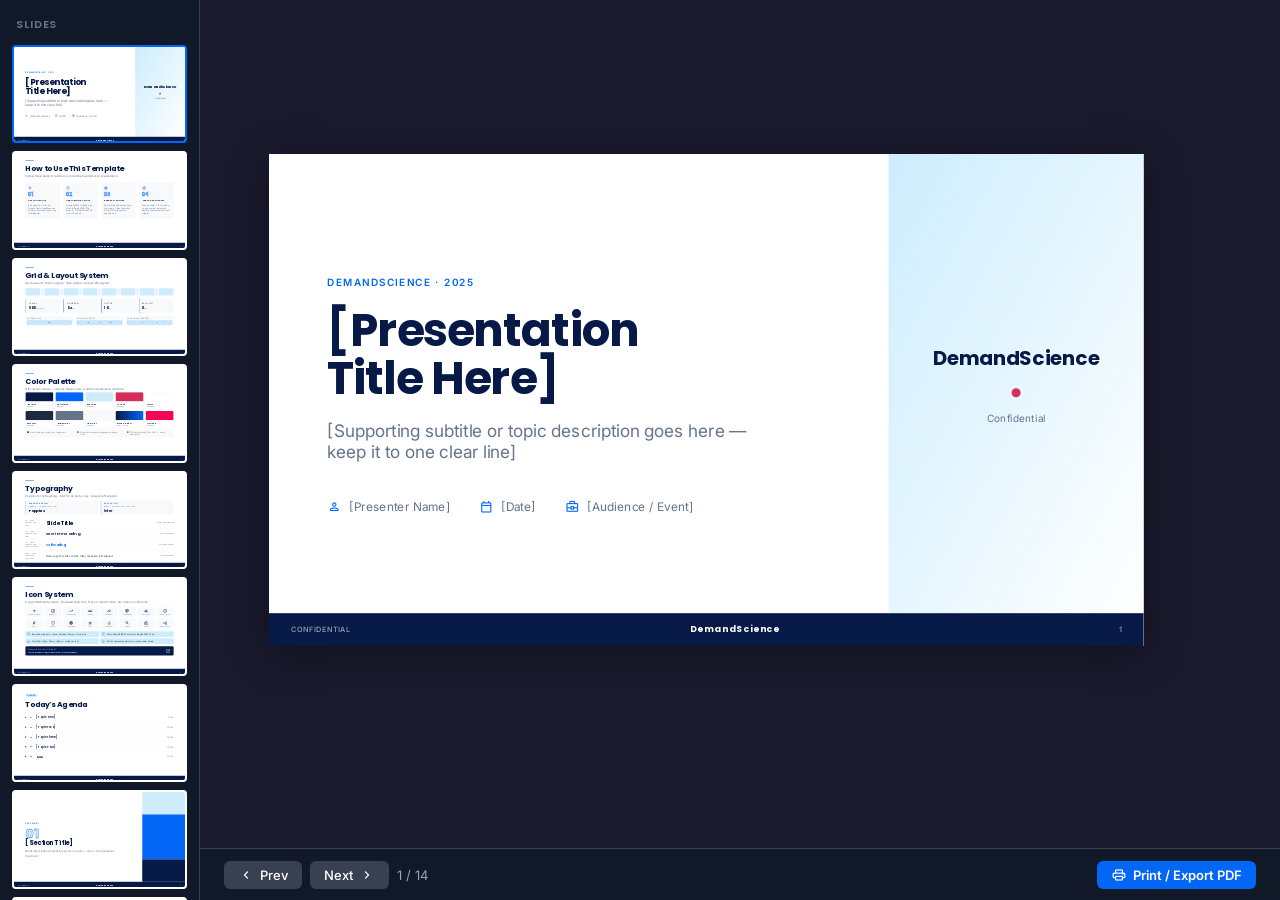
<file: templates/google-slides/ds-slide-template.html>
<!DOCTYPE html>
<html lang="en">
<head>
<meta charset="UTF-8" />
<meta name="viewport" content="width=device-width, initial-scale=1.0" />
<title>DemandScience — Presentation Template 2025</title>
<link rel="preconnect" href="https://fonts.googleapis.com" />
<link rel="preconnect" href="https://fonts.gstatic.com" crossorigin />
<link href="https://fonts.googleapis.com/css2?family=Inter:wght@400;500;600;700&family=Poppins:wght@400;500;600;700&display=swap" rel="stylesheet" />
<link rel="stylesheet" href="https://fonts.googleapis.com/css2?family=Material+Symbols+Rounded:opsz,wght,FILL,GRAD@24,400,0,0" />

<style>
/* =============================================
   DESIGN TOKENS
============================================= */
:root {
  --navy:        #061947;
  --blue:        #0266f7;
  --blue-light:  #cdedfd;
  --cta:         #d42f5b;
  --dark-grey:   #1e293b;
  --mid-grey:    #64748b;
  --light-grey:  #f8f9fb;
  --border:      #e5e7eb;
  --white:       #ffffff;
  --gradient:    linear-gradient(to right, #061947, #0266f7);

  --poppins: 'Poppins', Arial, sans-serif;
  --inter:   'Inter', Arial, sans-serif;

  /* Slide type scale (px equiv of pt at 960px canvas) */
  --t-h1:     43px; /* 32pt */
  --t-h2:     32px; /* 24pt */
  --t-h3:     24px; /* 18pt */
  --t-body:   19px; /* 14pt */
  --t-sm:     16px; /* 12pt */
  --t-cap:    12px; /* 9pt  */
  --t-stat:   56px; /* 42pt */

  /* Grid */
  --margin:   64px;
  --top:      40px;
  --footer-h: 36px;
  --gutter:   24px;
}

/* =============================================
   APP SHELL
============================================= */
*, *::before, *::after { box-sizing: border-box; margin: 0; padding: 0; }

html, body {
  height: 100%;
  font-family: var(--inter);
  background: #1a1a2e;
  color: var(--dark-grey);
  -webkit-font-smoothing: antialiased;
}

.app {
  display: grid;
  grid-template-columns: 200px 1fr;
  grid-template-rows: 1fr 52px;
  height: 100vh;
  overflow: hidden;
}

/* =============================================
   SIDEBAR
============================================= */
.sidebar {
  grid-row: 1 / 3;
  background: #111827;
  overflow-y: auto;
  padding: 16px 12px;
  border-right: 1px solid #374151;
}

.sidebar-header {
  font-family: var(--poppins);
  font-size: 11px;
  font-weight: 600;
  text-transform: uppercase;
  letter-spacing: 0.08em;
  color: #6b7280;
  margin-bottom: 12px;
  padding: 0 4px;
}

.thumb-list {
  display: flex;
  flex-direction: column;
  gap: 8px;
}

.thumb {
  aspect-ratio: 16/9;
  width: 100%;
  background: white;
  border-radius: 4px;
  cursor: pointer;
  border: 2px solid transparent;
  transition: border-color 0.15s;
  overflow: hidden;
  position: relative;
  flex-shrink: 0;
}

.thumb.active { border-color: var(--blue); }
.thumb:hover:not(.active) { border-color: #4b5563; }

.thumb-num {
  position: absolute;
  top: 3px;
  left: 3px;
  font-size: 7px;
  font-weight: 700;
  font-family: var(--poppins);
  color: var(--mid-grey);
  line-height: 1;
}

/* Mini slide inside thumbnail */
.thumb-content {
  position: absolute;
  inset: 0;
  transform-origin: top left;
}

/* =============================================
   SLIDE VIEWER
============================================= */
.viewer {
  display: flex;
  align-items: center;
  justify-content: center;
  padding: 24px;
  overflow: hidden;
  background: #1a1a2e;
}

.slide-wrapper {
  width: 100%;
  max-width: 960px;
  aspect-ratio: 16/9;
  position: relative;
}

/* =============================================
   CONTROLS
============================================= */
.controls {
  display: flex;
  align-items: center;
  justify-content: space-between;
  padding: 0 24px;
  background: #111827;
  border-top: 1px solid #374151;
}

.controls-left, .controls-right {
  display: flex;
  align-items: center;
  gap: 8px;
}

.btn-ctrl {
  background: #374151;
  color: white;
  border: none;
  border-radius: 6px;
  padding: 6px 14px;
  font-size: 13px;
  font-family: var(--inter);
  font-weight: 500;
  cursor: pointer;
  transition: background 0.15s;
  display: flex;
  align-items: center;
  gap: 6px;
}

.btn-ctrl:hover { background: #4b5563; }
.btn-ctrl .material-symbols-rounded { font-size: 16px; }

.slide-counter {
  font-family: var(--inter);
  font-size: 13px;
  color: #9ca3af;
}

.btn-print {
  background: var(--blue);
  color: white;
  border: none;
  border-radius: 6px;
  padding: 6px 14px;
  font-size: 13px;
  font-family: var(--inter);
  font-weight: 600;
  cursor: pointer;
  display: flex;
  align-items: center;
  gap: 6px;
}

.btn-print .material-symbols-rounded { font-size: 16px; }

/* =============================================
   SLIDE BASE
============================================= */
.slide {
  display: none;
  width: 100%;
  height: 100%;
  background: var(--white);
  position: relative;
  overflow: hidden;
  font-family: var(--inter);
  box-shadow: 0 8px 40px rgba(0,0,0,0.4);
}

.slide.active { display: block; }

/* Slide safe zone */
.slide-body {
  position: absolute;
  top: var(--top);
  left: var(--margin);
  right: var(--margin);
  bottom: calc(var(--footer-h) + 16px);
}

/* Footer — every slide */
.slide-footer {
  position: absolute;
  bottom: 0;
  left: 0;
  right: 0;
  height: var(--footer-h);
  background: var(--navy);
  display: flex;
  align-items: center;
  justify-content: space-between;
  padding: 0 24px;
}

.footer-left, .footer-right {
  font-family: var(--inter);
  font-size: 8px;
  font-weight: 500;
  color: rgba(255,255,255,0.6);
  letter-spacing: 0.06em;
  text-transform: uppercase;
}

.footer-center {
  font-family: var(--poppins);
  font-size: 10px;
  font-weight: 700;
  color: white;
  letter-spacing: 0.04em;
}

/* Typography inside slides */
.s-h1 {
  font-family: var(--poppins);
  font-size: var(--t-h1);
  font-weight: 700;
  color: var(--navy);
  line-height: 1.1;
  letter-spacing: -0.01em;
}

.s-h2 {
  font-family: var(--poppins);
  font-size: var(--t-h2);
  font-weight: 700;
  color: var(--navy);
  line-height: 1.2;
}

.s-h3 {
  font-family: var(--poppins);
  font-size: var(--t-h3);
  font-weight: 600;
  color: var(--blue);
  line-height: 1.2;
}

.s-body {
  font-family: var(--inter);
  font-size: var(--t-body);
  color: var(--dark-grey);
  line-height: 1.55;
}

.s-small {
  font-family: var(--inter);
  font-size: var(--t-sm);
  color: var(--mid-grey);
  line-height: 1.5;
}

.s-cap {
  font-family: var(--inter);
  font-size: var(--t-cap);
  color: var(--mid-grey);
  line-height: 1.4;
}

/* Shared components */
.accent-line {
  width: 48px;
  height: 4px;
  background: var(--blue);
  border-radius: 2px;
  margin-bottom: 20px;
}

.tag {
  display: inline-block;
  font-family: var(--inter);
  font-size: 10px;
  font-weight: 600;
  letter-spacing: 0.08em;
  text-transform: uppercase;
  color: var(--blue);
  background: var(--blue-light);
  padding: 4px 10px;
  border-radius: 20px;
  margin-bottom: 16px;
}

.bullet-list {
  list-style: none;
  display: flex;
  flex-direction: column;
  gap: 12px;
}

.bullet-list li {
  display: flex;
  gap: 12px;
  font-family: var(--inter);
  font-size: var(--t-body);
  color: var(--dark-grey);
  line-height: 1.45;
  align-items: flex-start;
}

.bullet-list li::before {
  content: '';
  width: 6px;
  height: 6px;
  border-radius: 50%;
  background: var(--blue);
  flex-shrink: 0;
  margin-top: 7px;
}

/* Grid helpers */
.two-col {
  display: grid;
  grid-template-columns: 1fr 1fr;
  gap: var(--gutter);
  height: 100%;
}

.two-col-60 {
  display: grid;
  grid-template-columns: 3fr 2fr;
  gap: var(--gutter);
  height: 100%;
}

.img-placeholder {
  background: var(--light-grey);
  border-radius: 10px;
  display: flex;
  flex-direction: column;
  align-items: center;
  justify-content: center;
  gap: 8px;
  color: var(--mid-grey);
  height: 100%;
}

.img-placeholder .material-symbols-rounded { font-size: 32px; opacity: 0.4; }
.img-placeholder span { font-size: 11px; font-family: var(--inter); }

/* =============================================
   SLIDE 1: COVER
============================================= */
#slide-1 .slide-body {
  display: flex;
  flex-direction: column;
  justify-content: center;
}

#slide-1 .eyebrow {
  font-family: var(--inter);
  font-size: 11px;
  font-weight: 600;
  letter-spacing: 0.12em;
  text-transform: uppercase;
  color: var(--blue);
  margin-bottom: 20px;
}

#slide-1 .main-title {
  font-family: var(--poppins);
  font-size: 50px;
  font-weight: 700;
  color: var(--navy);
  line-height: 1.05;
  letter-spacing: -0.02em;
  margin-bottom: 20px;
  max-width: 560px;
}

#slide-1 .subtitle {
  font-family: var(--inter);
  font-size: var(--t-body);
  color: var(--mid-grey);
  margin-bottom: 40px;
  max-width: 480px;
}

#slide-1 .meta {
  display: flex;
  gap: 32px;
  align-items: center;
}

#slide-1 .meta-item {
  display: flex;
  align-items: center;
  gap: 8px;
  font-family: var(--inter);
  font-size: 13px;
  color: var(--mid-grey);
}

#slide-1 .meta-item .material-symbols-rounded { font-size: 16px; color: var(--blue); }

/* Decorative right element */
#slide-1 .deco {
  position: absolute;
  right: 0;
  top: 0;
  bottom: var(--footer-h);
  width: 280px;
  background: linear-gradient(to bottom right, var(--blue-light), var(--white));
  display: flex;
  align-items: center;
  justify-content: center;
  flex-direction: column;
  gap: 16px;
}

#slide-1 .deco-logo {
  font-family: var(--poppins);
  font-size: 22px;
  font-weight: 700;
  color: var(--navy);
}

#slide-1 .deco-dot {
  width: 10px;
  height: 10px;
  border-radius: 50%;
  background: var(--cta);
}

#slide-1 .deco-sub {
  font-family: var(--inter);
  font-size: 11px;
  color: var(--mid-grey);
  text-align: center;
}

/* =============================================
   SLIDE 2: HOW TO USE
============================================= */
#slide-2 .steps {
  display: grid;
  grid-template-columns: repeat(4, 1fr);
  gap: 20px;
  margin-top: 24px;
}

.step-card {
  background: var(--light-grey);
  border-radius: 10px;
  padding: 20px 16px;
}

.step-num {
  font-family: var(--poppins);
  font-size: 28px;
  font-weight: 700;
  color: var(--blue-light);
  line-height: 1;
  margin-bottom: 10px;
  -webkit-text-stroke: 2px var(--blue);
}

.step-card h4 {
  font-family: var(--poppins);
  font-size: 13px;
  font-weight: 600;
  color: var(--navy);
  margin-bottom: 8px;
}

.step-card p {
  font-family: var(--inter);
  font-size: 11px;
  color: var(--mid-grey);
  line-height: 1.5;
}

.step-card .material-symbols-rounded {
  font-size: 22px;
  color: var(--blue);
  margin-bottom: 10px;
  display: block;
}

/* =============================================
   SLIDE 3: GRID REFERENCE
============================================= */
#slide-3 .grid-visual {
  display: flex;
  gap: 4px;
  margin: 20px 0 16px;
  height: 40px;
  align-items: stretch;
}

.grid-col-block {
  flex: 1;
  background: var(--blue-light);
  border-radius: 3px;
  display: flex;
  align-items: center;
  justify-content: center;
}

.grid-gutter-block {
  width: 16px;
  flex-shrink: 0;
  background: rgba(2,102,247,0.08);
  border-radius: 2px;
}

#slide-3 .grid-specs {
  display: grid;
  grid-template-columns: repeat(4, 1fr);
  gap: 16px;
  margin-top: 20px;
}

.spec-item {
  padding: 16px;
  background: var(--light-grey);
  border-radius: 8px;
  border-left: 3px solid var(--blue);
}

.spec-label {
  font-family: var(--inter);
  font-size: 10px;
  font-weight: 600;
  text-transform: uppercase;
  letter-spacing: 0.08em;
  color: var(--mid-grey);
  margin-bottom: 4px;
}

.spec-value {
  font-family: var(--poppins);
  font-size: 20px;
  font-weight: 700;
  color: var(--navy);
}

.spec-unit {
  font-size: 12px;
  font-weight: 400;
  color: var(--mid-grey);
}

#slide-3 .layout-examples {
  display: grid;
  grid-template-columns: repeat(3, 1fr);
  gap: 12px;
  margin-top: 16px;
}

.layout-example {
  background: var(--light-grey);
  border-radius: 6px;
  padding: 10px;
}

.layout-example-label {
  font-size: 10px;
  font-family: var(--inter);
  color: var(--mid-grey);
  margin-bottom: 6px;
}

.layout-bars {
  display: flex;
  gap: 3px;
  height: 20px;
}

.layout-bar {
  background: var(--blue-light);
  border-radius: 2px;
  border: 1px solid var(--blue);
  flex: 1;
  display: flex;
  align-items: center;
  justify-content: center;
}

.layout-bar span {
  font-size: 7px;
  color: var(--blue);
  font-weight: 600;
}

/* =============================================
   SLIDE 4: COLORS
============================================= */
#slide-4 .color-row {
  display: grid;
  grid-template-columns: repeat(5, 1fr);
  gap: 12px;
  margin-top: 8px;
  margin-bottom: 12px;
}

.color-chip {
  border-radius: 8px;
  overflow: hidden;
  box-shadow: 0 1px 8px rgba(0,0,0,0.08);
}

.chip-block {
  height: 52px;
}

.chip-info {
  background: white;
  padding: 7px 8px;
  border-top: 1px solid var(--border);
}

.chip-name {
  font-family: var(--poppins);
  font-size: 10px;
  font-weight: 600;
  color: var(--navy);
}

.chip-hex {
  font-family: ui-monospace, monospace;
  font-size: 9px;
  color: var(--mid-grey);
}

#slide-4 .color-rules {
  display: grid;
  grid-template-columns: repeat(3, 1fr);
  gap: 8px;
  margin-top: 12px;
}

.color-rule {
  display: flex;
  align-items: flex-start;
  gap: 8px;
  padding: 8px 10px;
  background: var(--light-grey);
  border-radius: 6px;
  font-size: 10px;
  font-family: var(--inter);
  color: var(--mid-grey);
  line-height: 1.4;
}

.color-rule .dot {
  width: 10px;
  height: 10px;
  border-radius: 50%;
  flex-shrink: 0;
  margin-top: 1px;
}

/* =============================================
   SLIDE 5: TYPOGRAPHY
============================================= */
#slide-5 .type-rows {
  display: flex;
  flex-direction: column;
  gap: 0;
  margin-top: 16px;
}

.type-sample-row {
  display: grid;
  grid-template-columns: 100px 1fr 110px;
  align-items: center;
  gap: 16px;
  padding: 10px 0;
  border-bottom: 1px solid var(--border);
}

.type-sample-row:last-child { border-bottom: none; }

.type-meta-sm {
  font-family: ui-monospace, monospace;
  font-size: 9px;
  color: var(--mid-grey);
  line-height: 1.5;
}

.type-use {
  font-family: var(--inter);
  font-size: 9px;
  color: var(--mid-grey);
  text-align: right;
}

.font-callout {
  display: grid;
  grid-template-columns: 1fr 1fr;
  gap: 12px;
  margin-top: 16px;
}

.font-callout-card {
  background: var(--light-grey);
  border-radius: 8px;
  padding: 12px 16px;
  border-left: 3px solid var(--blue);
}

.font-callout-label {
  font-family: var(--inter);
  font-size: 9px;
  font-weight: 600;
  text-transform: uppercase;
  letter-spacing: 0.08em;
  color: var(--blue);
  margin-bottom: 4px;
}

.font-callout-name {
  font-size: 10px;
  font-family: ui-monospace, monospace;
  color: var(--mid-grey);
  margin-bottom: 6px;
}

.font-callout-sample {
  font-size: 22px;
  font-weight: 700;
  color: var(--navy);
  line-height: 1;
}

/* =============================================
   SLIDE 6: ICONS
============================================= */
#slide-6 .icon-grid-demo {
  display: grid;
  grid-template-columns: repeat(8, 1fr);
  gap: 8px;
  margin-top: 20px;
}

.icon-demo-item {
  background: var(--light-grey);
  border-radius: 8px;
  padding: 10px 8px 8px;
  text-align: center;
}

.icon-demo-item .material-symbols-rounded {
  font-size: 24px;
  color: var(--navy);
  display: block;
  margin-bottom: 4px;
}

.icon-demo-item span.icon-name-sm {
  font-size: 8px;
  font-family: ui-monospace, monospace;
  color: var(--mid-grey);
  display: block;
  word-break: break-all;
}

#slide-6 .icon-rules {
  display: grid;
  grid-template-columns: repeat(2, 1fr);
  gap: 8px;
  margin-top: 16px;
}

.icon-rule-item {
  display: flex;
  gap: 10px;
  align-items: flex-start;
  font-size: 11px;
  font-family: var(--inter);
  color: var(--dark-grey);
  line-height: 1.4;
  padding: 8px 10px;
  background: var(--blue-light);
  border-radius: 6px;
}

.icon-rule-item .material-symbols-rounded { font-size: 16px; color: var(--blue); flex-shrink: 0; }

#slide-6 .icon-link-box {
  margin-top: 12px;
  background: var(--navy);
  border-radius: 8px;
  padding: 12px 16px;
  display: flex;
  align-items: center;
  justify-content: space-between;
}

#slide-6 .icon-link-label {
  font-family: var(--inter);
  font-size: 11px;
  color: rgba(255,255,255,0.7);
  margin-bottom: 2px;
}

#slide-6 .icon-link-url {
  font-family: ui-monospace, monospace;
  font-size: 11px;
  color: var(--blue-light);
  font-weight: 600;
}

/* =============================================
   SLIDE 7: AGENDA
============================================= */
#slide-7 .agenda-list {
  display: flex;
  flex-direction: column;
  gap: 0;
  margin-top: 24px;
  border-left: 2px solid var(--border);
  padding-left: 0;
}

.agenda-item {
  display: flex;
  align-items: center;
  padding: 14px 0 14px 24px;
  border-bottom: 1px solid var(--border);
  gap: 16px;
  position: relative;
}

.agenda-item::before {
  content: '';
  position: absolute;
  left: -5px;
  width: 8px;
  height: 8px;
  border-radius: 50%;
  background: var(--blue);
}

.agenda-item:last-child { border-bottom: none; }

.agenda-num {
  font-family: var(--poppins);
  font-size: 11px;
  font-weight: 600;
  color: var(--blue);
  width: 20px;
  flex-shrink: 0;
}

.agenda-title {
  font-family: var(--poppins);
  font-size: 17px;
  font-weight: 600;
  color: var(--navy);
  flex: 1;
}

.agenda-time {
  font-family: var(--inter);
  font-size: 12px;
  color: var(--mid-grey);
  flex-shrink: 0;
}

/* =============================================
   SLIDE 8: SECTION DIVIDER
============================================= */
#slide-8 {
  background: var(--white);
}

#slide-8 .divider-content {
  position: absolute;
  left: var(--margin);
  top: 50%;
  transform: translateY(-50%);
  max-width: 520px;
}

#slide-8 .section-label-big {
  font-family: var(--inter);
  font-size: 11px;
  font-weight: 600;
  letter-spacing: 0.12em;
  text-transform: uppercase;
  color: var(--blue);
  margin-bottom: 16px;
}

#slide-8 .section-number {
  font-family: var(--poppins);
  font-size: 80px;
  font-weight: 700;
  color: var(--blue-light);
  line-height: 1;
  margin-bottom: -8px;
  -webkit-text-stroke: 2px var(--blue);
}

#slide-8 .section-title {
  font-family: var(--poppins);
  font-size: 40px;
  font-weight: 700;
  color: var(--navy);
  line-height: 1.1;
  margin-bottom: 20px;
}

#slide-8 .section-desc {
  font-family: var(--inter);
  font-size: 15px;
  color: var(--mid-grey);
  line-height: 1.6;
}

#slide-8 .divider-deco {
  position: absolute;
  right: 0;
  top: 0;
  bottom: var(--footer-h);
  width: 240px;
  display: flex;
  flex-direction: column;
}

.deco-stripe {
  flex: 1;
}

/* =============================================
   SLIDE 9: FULL-WIDTH TEXT
============================================= */
#slide-9 .content-cols {
  display: grid;
  grid-template-columns: 1fr 1fr;
  gap: 48px;
  margin-top: 24px;
}

/* =============================================
   SLIDE 10: TWO COLUMN TEXT + VISUAL
============================================= */
#slide-10 .slide-body {
  display: grid;
  grid-template-columns: 1fr 1fr;
  gap: var(--gutter);
  top: var(--top);
  bottom: calc(var(--footer-h) + 12px);
}

#slide-10 .col-left {
  display: flex;
  flex-direction: column;
  justify-content: center;
}

#slide-10 .col-right {
  background: var(--light-grey);
  border-radius: 10px;
  display: flex;
  align-items: center;
  justify-content: center;
  flex-direction: column;
  gap: 8px;
  color: var(--mid-grey);
}

#slide-10 .col-right .material-symbols-rounded { font-size: 36px; opacity: 0.35; }
#slide-10 .col-right span { font-size: 11px; font-family: var(--inter); }

/* =============================================
   SLIDE 11: STATS
============================================= */
#slide-11 .stats-grid {
  display: grid;
  grid-template-columns: repeat(4, 1fr);
  gap: 16px;
  margin-top: 32px;
}

.stat-block {
  display: flex;
  flex-direction: column;
  align-items: flex-start;
  padding: 24px 20px;
  background: var(--light-grey);
  border-radius: 10px;
  border-top: 3px solid var(--blue);
}

.stat-number-big {
  font-family: var(--poppins);
  font-size: var(--t-stat);
  font-weight: 700;
  color: var(--navy);
  line-height: 1;
  margin-bottom: 8px;
}

.stat-number-big .stat-unit {
  color: var(--blue);
}

.stat-desc {
  font-family: var(--inter);
  font-size: 13px;
  color: var(--mid-grey);
  line-height: 1.4;
}

/* =============================================
   SLIDE 12: CARD GRID
============================================= */
#slide-12 .cards-row {
  display: grid;
  grid-template-columns: repeat(3, 1fr);
  gap: 16px;
  margin-top: 24px;
}

.feature-card {
  background: var(--white);
  border-radius: 10px;
  padding: 24px 20px;
  box-shadow: 0 2px 20px rgba(0,0,0,0.07);
  border-top: 3px solid transparent;
}

.feature-card:nth-child(1) { border-top-color: var(--navy); }
.feature-card:nth-child(2) { border-top-color: var(--blue); }
.feature-card:nth-child(3) { border-top-color: var(--cta); }

.card-icon-wrap {
  width: 36px;
  height: 36px;
  border-radius: 8px;
  display: flex;
  align-items: center;
  justify-content: center;
  margin-bottom: 14px;
}

.card-icon-wrap.navy-bg { background: var(--navy); color: white; }
.card-icon-wrap.blue-bg { background: var(--blue-light); color: var(--blue); }
.card-icon-wrap.cta-bg { background: #fdf2f4; color: var(--cta); }
.card-icon-wrap .material-symbols-rounded { font-size: 18px; }

.feature-card h4 {
  font-family: var(--poppins);
  font-size: 15px;
  font-weight: 600;
  color: var(--navy);
  margin-bottom: 8px;
}

.feature-card p {
  font-family: var(--inter);
  font-size: 12px;
  color: var(--mid-grey);
  line-height: 1.55;
}

/* =============================================
   SLIDE 13: QUOTE
============================================= */
#slide-13 .quote-body {
  position: absolute;
  top: 50%;
  left: var(--margin);
  right: var(--margin);
  transform: translateY(-50%);
}

#slide-13 .quote-mark {
  font-family: var(--poppins);
  font-size: 80px;
  font-weight: 700;
  color: var(--blue-light);
  line-height: 0.5;
  margin-bottom: 16px;
  -webkit-text-stroke: 1px var(--blue);
}

#slide-13 .quote-text {
  font-family: var(--poppins);
  font-size: 26px;
  font-weight: 600;
  color: var(--navy);
  line-height: 1.35;
  max-width: 680px;
  margin-bottom: 24px;
}

#slide-13 .quote-attr {
  display: flex;
  align-items: center;
  gap: 12px;
}

#slide-13 .attr-line {
  width: 32px;
  height: 2px;
  background: var(--blue);
}

#slide-13 .attr-text {
  font-family: var(--inter);
  font-size: 14px;
  color: var(--mid-grey);
}

/* =============================================
   SLIDE 14: CLOSING
============================================= */
#slide-14 .closing-body {
  position: absolute;
  top: 50%;
  left: var(--margin);
  right: var(--margin);
  transform: translateY(-50%);
}

#slide-14 .closing-eyebrow {
  font-family: var(--inter);
  font-size: 11px;
  font-weight: 600;
  letter-spacing: 0.12em;
  text-transform: uppercase;
  color: var(--blue);
  margin-bottom: 16px;
}

#slide-14 .closing-title {
  font-family: var(--poppins);
  font-size: 46px;
  font-weight: 700;
  color: var(--navy);
  line-height: 1.05;
  margin-bottom: 24px;
  max-width: 520px;
}

#slide-14 .cta-button {
  display: inline-flex;
  align-items: center;
  gap: 8px;
  background: var(--cta);
  color: white;
  padding: 12px 28px;
  border-radius: 100px;
  font-family: var(--poppins);
  font-size: 14px;
  font-weight: 600;
  text-decoration: none;
  margin-bottom: 32px;
}

#slide-14 .cta-button .material-symbols-rounded { font-size: 16px; }

#slide-14 .contact-row {
  display: flex;
  gap: 32px;
  flex-wrap: wrap;
}

#slide-14 .contact-item {
  display: flex;
  align-items: center;
  gap: 8px;
  font-family: var(--inter);
  font-size: 13px;
  color: var(--mid-grey);
}

#slide-14 .contact-item .material-symbols-rounded { font-size: 16px; color: var(--blue); }

#slide-14 .deco-right {
  position: absolute;
  right: 0;
  top: 0;
  bottom: var(--footer-h);
  width: 200px;
  background: var(--blue-light);
  display: flex;
  align-items: center;
  justify-content: center;
}

#slide-14 .deco-right .material-symbols-rounded {
  font-size: 64px;
  color: var(--blue);
  opacity: 0.3;
}

/* =============================================
   PRINT STYLES
============================================= */
@media print {
  .app { display: block; height: auto; }
  .sidebar, .controls { display: none !important; }
  .viewer { padding: 0; background: none; }
  .slide-wrapper { max-width: 100%; }
  .slide { display: block !important; page-break-after: always; box-shadow: none; }
}

/* =============================================
   RESPONSIVE SCALING
============================================= */
.slide-scale-wrap {
  width: 100%;
  height: 100%;
  display: flex;
  align-items: center;
  justify-content: center;
}

.slide-inner {
  width: 960px;
  height: 540px;
  position: relative;
  transform-origin: top left;
}
</style>
</head>

<body>
<div class="app">

  <!-- SIDEBAR -->
  <aside class="sidebar">
    <div class="sidebar-header">Slides</div>
    <div class="thumb-list" id="thumbList"></div>
  </aside>

  <!-- VIEWER -->
  <main class="viewer" id="viewer">
    <div class="slide-wrapper">
      <div class="slide-scale-wrap">
        <div class="slide-inner" id="slideInner">

          <!-- ==================== SLIDE 1: COVER ==================== -->
          <section class="slide active" id="slide-1">
            <div class="slide-body">
              <p class="eyebrow">DemandScience · 2025</p>
              <h1 class="main-title">[Presentation<br>Title Here]</h1>
              <p class="subtitle">[Supporting subtitle or topic description goes here — keep it to one clear line]</p>
              <div class="meta">
                <div class="meta-item">
                  <span class="material-symbols-rounded">person</span>
                  [Presenter Name]
                </div>
                <div class="meta-item">
                  <span class="material-symbols-rounded">calendar_today</span>
                  [Date]
                </div>
                <div class="meta-item">
                  <span class="material-symbols-rounded">business_center</span>
                  [Audience / Event]
                </div>
              </div>
            </div>
            <div class="deco">
              <div class="deco-logo">DemandScience</div>
              <div class="deco-dot"></div>
              <div class="deco-sub">Confidential</div>
            </div>
            <footer class="slide-footer">
              <span class="footer-left">Confidential</span>
              <span class="footer-center">DemandScience</span>
              <span class="footer-right">1</span>
            </footer>
          </section>

          <!-- ==================== SLIDE 2: HOW TO USE ==================== -->
          <section class="slide" id="slide-2">
            <div class="slide-body">
              <div class="accent-line"></div>
              <h1 class="s-h1" style="margin-bottom:6px;">How to Use This Template</h1>
              <p class="s-small" style="margin-bottom:0;">Follow these steps to build an on-brand DemandScience presentation.</p>
              <div class="steps">
                <div class="step-card">
                  <span class="material-symbols-rounded">text_fields</span>
                  <div class="step-num">01</div>
                  <h4>Set Your Fonts</h4>
                  <p>Add Poppins + Inter via Google Fonts. Headlines use Poppins Bold. Body text uses Inter Regular.</p>
                </div>
                <div class="step-card">
                  <span class="material-symbols-rounded">palette</span>
                  <div class="step-num">02</div>
                  <h4>Apply Brand Colors</h4>
                  <p>Navy #061947 for headings. Electric Blue #0266F7 for accents. CTA Red #D42F5B for buttons only.</p>
                </div>
                <div class="step-card">
                  <span class="material-symbols-rounded">grid_4x4</span>
                  <div class="step-num">03</div>
                  <h4>Respect the Grid</h4>
                  <p>64px left/right margins. 40px top margin. 36px footer bar. All text left-aligned. 8px spacing unit.</p>
                </div>
                <div class="step-card">
                  <span class="material-symbols-rounded">interests</span>
                  <div class="step-num">04</div>
                  <h4>Use These Layouts</h4>
                  <p>Browse slides 7–14 for ready-to-use content templates. Replace placeholder text and images.</p>
                </div>
              </div>
            </div>
            <footer class="slide-footer">
              <span class="footer-left">Confidential</span>
              <span class="footer-center">DemandScience</span>
              <span class="footer-right">2</span>
            </footer>
          </section>

          <!-- ==================== SLIDE 3: GRID ==================== -->
          <section class="slide" id="slide-3">
            <div class="slide-body">
              <div class="accent-line"></div>
              <h1 class="s-h1" style="margin-bottom:4px;">Grid & Layout System</h1>
              <p class="s-small">8px base unit · 64px margins · 16px gutters · All text left-aligned</p>
              <div class="grid-visual">
                <div class="grid-col-block"></div><div class="grid-gutter-block"></div>
                <div class="grid-col-block"></div><div class="grid-gutter-block"></div>
                <div class="grid-col-block"></div><div class="grid-gutter-block"></div>
                <div class="grid-col-block"></div><div class="grid-gutter-block"></div>
                <div class="grid-col-block"></div><div class="grid-gutter-block"></div>
                <div class="grid-col-block"></div><div class="grid-gutter-block"></div>
                <div class="grid-col-block"></div><div class="grid-gutter-block"></div>
                <div class="grid-col-block"></div>
              </div>
              <div class="grid-specs">
                <div class="spec-item">
                  <div class="spec-label">Canvas</div>
                  <div class="spec-value">960<span class="spec-unit">×540px</span></div>
                </div>
                <div class="spec-item">
                  <div class="spec-label">L/R Margin</div>
                  <div class="spec-value">64<span class="spec-unit">px</span></div>
                </div>
                <div class="spec-item">
                  <div class="spec-label">Gutter</div>
                  <div class="spec-value">16<span class="spec-unit">px</span></div>
                </div>
                <div class="spec-item">
                  <div class="spec-label">Base Unit</div>
                  <div class="spec-value">8<span class="spec-unit">px</span></div>
                </div>
              </div>
              <div class="layout-examples">
                <div class="layout-example">
                  <div class="layout-example-label">Full Width (1 col)</div>
                  <div class="layout-bars"><div class="layout-bar" style="flex:8;"><span>100%</span></div></div>
                </div>
                <div class="layout-example">
                  <div class="layout-example-label">Two Column (50/50)</div>
                  <div class="layout-bars">
                    <div class="layout-bar" style="flex:1;"><span>50%</span></div>
                    <div class="layout-bar" style="flex:1;"><span>50%</span></div>
                  </div>
                </div>
                <div class="layout-example">
                  <div class="layout-example-label">Three Column (33/33/33)</div>
                  <div class="layout-bars">
                    <div class="layout-bar"><span>⅓</span></div>
                    <div class="layout-bar"><span>⅓</span></div>
                    <div class="layout-bar"><span>⅓</span></div>
                  </div>
                </div>
              </div>
            </div>
            <footer class="slide-footer">
              <span class="footer-left">Confidential</span>
              <span class="footer-center">DemandScience</span>
              <span class="footer-right">3</span>
            </footer>
          </section>

          <!-- ==================== SLIDE 4: COLORS ==================== -->
          <section class="slide" id="slide-4">
            <div class="slide-body">
              <div class="accent-line"></div>
              <h1 class="s-h1" style="margin-bottom:4px;">Color Palette</h1>
              <p class="s-small">Official hex values — use only these colors in all DemandScience materials.</p>
              <div class="color-row">
                <div class="color-chip">
                  <div class="chip-block" style="background:#061947;"></div>
                  <div class="chip-info"><div class="chip-name">Navy Blue</div><div class="chip-hex">#061947</div></div>
                </div>
                <div class="color-chip">
                  <div class="chip-block" style="background:#0266F7;"></div>
                  <div class="chip-info"><div class="chip-name">Electric Blue</div><div class="chip-hex">#0266F7</div></div>
                </div>
                <div class="color-chip">
                  <div class="chip-block" style="background:#CDEDFD; border:1px solid #c0e0f5;"></div>
                  <div class="chip-info"><div class="chip-name">Baby Blue</div><div class="chip-hex">#CDEDFD</div></div>
                </div>
                <div class="color-chip">
                  <div class="chip-block" style="background:#D42F5B;"></div>
                  <div class="chip-info"><div class="chip-name">CTA Red</div><div class="chip-hex">#D42F5B</div></div>
                </div>
                <div class="color-chip">
                  <div class="chip-block" style="background:#FFFFFF; border:1px solid #e5e7eb;"></div>
                  <div class="chip-info"><div class="chip-name">White</div><div class="chip-hex">#FFFFFF</div></div>
                </div>
              </div>
              <div class="color-row" style="margin-top:0;">
                <div class="color-chip">
                  <div class="chip-block" style="background:#1E293B;"></div>
                  <div class="chip-info"><div class="chip-name">Dark Grey</div><div class="chip-hex">#1E293B</div></div>
                </div>
                <div class="color-chip">
                  <div class="chip-block" style="background:#64748B;"></div>
                  <div class="chip-info"><div class="chip-name">Medium Grey</div><div class="chip-hex">#64748B</div></div>
                </div>
                <div class="color-chip">
                  <div class="chip-block" style="background:#F8F9FB; border:1px solid #e5e7eb;"></div>
                  <div class="chip-info"><div class="chip-name">Light Grey</div><div class="chip-hex">#F8F9FB</div></div>
                </div>
                <div class="color-chip">
                  <div class="chip-block" style="background:linear-gradient(to right,#061947,#0266F7);"></div>
                  <div class="chip-info"><div class="chip-name">Brand Gradient</div><div class="chip-hex">Navy → Blue</div></div>
                </div>
                <div class="color-chip">
                  <div class="chip-block" style="background:#F40356;"></div>
                  <div class="chip-info"><div class="chip-name">Alert Red</div><div class="chip-hex">#F40356</div></div>
                </div>
              </div>
              <div class="color-rules">
                <div class="color-rule"><div class="dot" style="background:#061947;"></div>Navy: headings, footer, navy UI elements</div>
                <div class="color-rule"><div class="dot" style="background:#0266F7;"></div>Electric Blue: accents, subheads, emphasis, icons</div>
                <div class="color-rule"><div class="dot" style="background:#D42F5B;"></div>CTA Red: buttons &amp; CTAs ONLY — never decorative</div>
              </div>
            </div>
            <footer class="slide-footer">
              <span class="footer-left">Confidential</span>
              <span class="footer-center">DemandScience</span>
              <span class="footer-right">4</span>
            </footer>
          </section>

          <!-- ==================== SLIDE 5: TYPOGRAPHY ==================== -->
          <section class="slide" id="slide-5">
            <div class="slide-body">
              <div class="accent-line"></div>
              <h1 class="s-h1" style="margin-bottom:4px;">Typography</h1>
              <p class="s-small">Poppins for all headings · Inter for all body copy · Always left-aligned</p>
              <div class="font-callout">
                <div class="font-callout-card">
                  <div class="font-callout-label">Headings & Display</div>
                  <div class="font-callout-name">Poppins — weights 600, 700</div>
                  <div class="font-callout-sample" style="font-family:'Poppins',sans-serif;">Poppins</div>
                </div>
                <div class="font-callout-card">
                  <div class="font-callout-label">Body & UI Text</div>
                  <div class="font-callout-name">Inter — weights 400, 500, 600</div>
                  <div class="font-callout-sample" style="font-family:'Inter',sans-serif;">Inter</div>
                </div>
              </div>
              <div class="type-rows">
                <div class="type-sample-row">
                  <div class="type-meta-sm">H1 · 32pt<br>Poppins 700<br>Navy</div>
                  <div style="font-family:'Poppins',sans-serif;font-size:32px;font-weight:700;color:#061947;line-height:1.1;">Slide Title</div>
                  <div class="type-use">Cover, main headings</div>
                </div>
                <div class="type-sample-row">
                  <div class="type-meta-sm">H2 · 24pt<br>Poppins 600<br>Navy</div>
                  <div style="font-family:'Poppins',sans-serif;font-size:22px;font-weight:600;color:#061947;">Section Heading</div>
                  <div class="type-use">Sub-section titles</div>
                </div>
                <div class="type-sample-row">
                  <div class="type-meta-sm">H3 · 18pt<br>Poppins 600<br>Electric Blue</div>
                  <div style="font-family:'Poppins',sans-serif;font-size:17px;font-weight:600;color:#0266F7;">Subheading</div>
                  <div class="type-use">Card titles, callouts</div>
                </div>
                <div class="type-sample-row">
                  <div class="type-meta-sm">Body · 14pt<br>Inter 400<br>Dark Grey</div>
                  <div style="font-family:'Inter',sans-serif;font-size:14px;color:#1e293b;line-height:1.5;">Body copy for slide content. Clear, readable, left-aligned.</div>
                  <div class="type-use">All body content</div>
                </div>
                <div class="type-sample-row">
                  <div class="type-meta-sm">Caption · 9pt<br>Inter 400<br>Mid Grey</div>
                  <div style="font-family:'Inter',sans-serif;font-size:11px;color:#64748b;">Caption, footnotes, source labels, supporting details</div>
                  <div class="type-use">Footnotes, labels</div>
                </div>
              </div>
            </div>
            <footer class="slide-footer">
              <span class="footer-left">Confidential</span>
              <span class="footer-center">DemandScience</span>
              <span class="footer-right">5</span>
            </footer>
          </section>

          <!-- ==================== SLIDE 6: ICONS ==================== -->
          <section class="slide" id="slide-6">
            <div class="slide-body">
              <div class="accent-line"></div>
              <h1 class="s-h1" style="margin-bottom:4px;">Icon System</h1>
              <p class="s-small">Google Material Symbols · Rounded style only · Navy or Electric Blue · No other icon libraries</p>
              <div class="icon-grid-demo">
                <div class="icon-demo-item"><span class="material-symbols-rounded">arrow_forward</span><span class="icon-name-sm">arrow_forward</span></div>
                <div class="icon-demo-item"><span class="material-symbols-rounded">analytics</span><span class="icon-name-sm">analytics</span></div>
                <div class="icon-demo-item"><span class="material-symbols-rounded">trending_up</span><span class="icon-name-sm">trending_up</span></div>
                <div class="icon-demo-item"><span class="material-symbols-rounded">groups</span><span class="icon-name-sm">groups</span></div>
                <div class="icon-demo-item"><span class="material-symbols-rounded">insights</span><span class="icon-name-sm">insights</span></div>
                <div class="icon-demo-item"><span class="material-symbols-rounded">handshake</span><span class="icon-name-sm">handshake</span></div>
                <div class="icon-demo-item"><span class="material-symbols-rounded">bar_chart</span><span class="icon-name-sm">bar_chart</span></div>
                <div class="icon-demo-item"><span class="material-symbols-rounded">check_circle</span><span class="icon-name-sm">check_circle</span></div>
                <div class="icon-demo-item"><span class="material-symbols-rounded">bolt</span><span class="icon-name-sm">bolt</span></div>
                <div class="icon-demo-item"><span class="material-symbols-rounded">shield</span><span class="icon-name-sm">shield</span></div>
                <div class="icon-demo-item"><span class="material-symbols-rounded">language</span><span class="icon-name-sm">language</span></div>
                <div class="icon-demo-item"><span class="material-symbols-rounded">star</span><span class="icon-name-sm">star</span></div>
                <div class="icon-demo-item"><span class="material-symbols-rounded">download</span><span class="icon-name-sm">download</span></div>
                <div class="icon-demo-item"><span class="material-symbols-rounded">search</span><span class="icon-name-sm">search</span></div>
                <div class="icon-demo-item"><span class="material-symbols-rounded">badge</span><span class="icon-name-sm">badge</span></div>
                <div class="icon-demo-item"><span class="material-symbols-rounded">query_stats</span><span class="icon-name-sm">query_stats</span></div>
              </div>
              <div class="icon-rules">
                <div class="icon-rule-item"><span class="material-symbols-rounded">check_circle</span>Rounded style only — never Outlined, Sharp, or Two-tone</div>
                <div class="icon-rule-item"><span class="material-symbols-rounded">palette</span>Color: Navy #061947 or Electric Blue #0266F7 only</div>
                <div class="icon-rule-item"><span class="material-symbols-rounded">straighten</span>Size: 20px, 24px, 32px, or 48px — match context</div>
                <div class="icon-rule-item"><span class="material-symbols-rounded">block</span>No Font Awesome, Heroicons, or any other library</div>
              </div>
              <div class="icon-link-box">
                <div>
                  <div class="icon-link-label">Browse the full icon library at:</div>
                  <div class="icon-link-url">fonts.google.com/icons?icon.style=Rounded</div>
                </div>
                <span class="material-symbols-rounded" style="color:white;font-size:24px;">open_in_new</span>
              </div>
            </div>
            <footer class="slide-footer">
              <span class="footer-left">Confidential</span>
              <span class="footer-center">DemandScience</span>
              <span class="footer-right">6</span>
            </footer>
          </section>

          <!-- ==================== SLIDE 7: AGENDA ==================== -->
          <section class="slide" id="slide-7">
            <div class="slide-body">
              <span class="tag">Agenda</span>
              <h1 class="s-h1" style="margin-bottom:0;">Today's Agenda</h1>
              <div class="agenda-list">
                <div class="agenda-item">
                  <div class="agenda-num">01</div>
                  <div class="agenda-title">[Topic One]</div>
                  <div class="agenda-time">5 min</div>
                </div>
                <div class="agenda-item">
                  <div class="agenda-num">02</div>
                  <div class="agenda-title">[Topic Two]</div>
                  <div class="agenda-time">10 min</div>
                </div>
                <div class="agenda-item">
                  <div class="agenda-num">03</div>
                  <div class="agenda-title">[Topic Three]</div>
                  <div class="agenda-time">15 min</div>
                </div>
                <div class="agenda-item">
                  <div class="agenda-num">04</div>
                  <div class="agenda-title">[Topic Four]</div>
                  <div class="agenda-time">10 min</div>
                </div>
                <div class="agenda-item">
                  <div class="agenda-num">05</div>
                  <div class="agenda-title">Q&amp;A</div>
                  <div class="agenda-time">10 min</div>
                </div>
              </div>
            </div>
            <footer class="slide-footer">
              <span class="footer-left">Confidential</span>
              <span class="footer-center">DemandScience</span>
              <span class="footer-right">7</span>
            </footer>
          </section>

          <!-- ==================== SLIDE 8: SECTION DIVIDER ==================== -->
          <section class="slide" id="slide-8">
            <div class="divider-content" style="position:absolute;left:64px;top:50%;transform:translateY(-50%);max-width:520px;">
              <p style="font-family:'Inter',sans-serif;font-size:11px;font-weight:600;letter-spacing:0.12em;text-transform:uppercase;color:#0266F7;margin-bottom:12px;">Section 01</p>
              <div style="font-family:'Poppins',sans-serif;font-size:72px;font-weight:700;color:#CDEDFD;line-height:1;margin-bottom:-4px;-webkit-text-stroke:2px #0266F7;">01</div>
              <h2 style="font-family:'Poppins',sans-serif;font-size:36px;font-weight:700;color:#061947;line-height:1.1;margin-bottom:16px;">[Section Title]</h2>
              <p style="font-family:'Inter',sans-serif;font-size:15px;color:#64748b;line-height:1.6;">[Brief description of what this section covers — one or two sentences maximum.]</p>
            </div>
            <div style="position:absolute;right:0;top:0;bottom:36px;width:240px;display:flex;flex-direction:column;">
              <div style="flex:1;background:#CDEDFD;"></div>
              <div style="flex:2;background:#0266F7;"></div>
              <div style="flex:1;background:#061947;"></div>
            </div>
            <footer class="slide-footer">
              <span class="footer-left">Confidential</span>
              <span class="footer-center">DemandScience</span>
              <span class="footer-right">8</span>
            </footer>
          </section>

          <!-- ==================== SLIDE 9: FULL-WIDTH TEXT ==================== -->
          <section class="slide" id="slide-9">
            <div class="slide-body">
              <div class="accent-line"></div>
              <h1 class="s-h1" style="margin-bottom:8px;">[Slide Title]</h1>
              <h3 class="s-h3" style="margin-bottom:20px;">[Optional subheading that provides context]</h3>
              <div class="content-cols">
                <div>
                  <ul class="bullet-list">
                    <li>[Key point one — keep to one clear idea per bullet]</li>
                    <li>[Key point two — use active voice and plain language]</li>
                    <li>[Key point three — avoid jargon]</li>
                    <li>[Key point four — bold important terms for emphasis]</li>
                  </ul>
                </div>
                <div>
                  <ul class="bullet-list">
                    <li>[Key point five — each bullet should stand alone]</li>
                    <li>[Key point six — no more than 6–8 bullets per slide]</li>
                    <li>[Key point seven — lead with the outcome, not the feature]</li>
                    <li>[Key point eight — cut anything that doesn't earn its place]</li>
                  </ul>
                </div>
              </div>
              <p class="s-cap" style="margin-top:16px;">[Source or footnote if applicable] · Confidential</p>
            </div>
            <footer class="slide-footer">
              <span class="footer-left">Confidential</span>
              <span class="footer-center">DemandScience</span>
              <span class="footer-right">9</span>
            </footer>
          </section>

          <!-- ==================== SLIDE 10: TEXT + VISUAL ==================== -->
          <section class="slide" id="slide-10">
            <div class="slide-body">
              <div class="col-left" style="display:flex;flex-direction:column;justify-content:center;width:45%;height:100%;">
                <div class="accent-line"></div>
                <h1 class="s-h1" style="margin-bottom:8px;">[Slide Title]</h1>
                <h3 class="s-h3" style="margin-bottom:16px;">[Subheading]</h3>
                <ul class="bullet-list">
                  <li>[Key point one]</li>
                  <li>[Key point two]</li>
                  <li>[Key point three]</li>
                </ul>
                <p class="s-cap" style="margin-top:16px;">[Caption or source]</p>
              </div>
              <div style="position:absolute;right:64px;top:40px;bottom:52px;width:48%;background:#f8f9fb;border-radius:10px;display:flex;align-items:center;justify-content:center;flex-direction:column;gap:8px;color:#64748b;">
                <span class="material-symbols-rounded" style="font-size:40px;opacity:0.35;">image</span>
                <span style="font-size:11px;font-family:'Inter',sans-serif;">[Replace with image, chart, or product UI]</span>
              </div>
            </div>
            <footer class="slide-footer">
              <span class="footer-left">Confidential</span>
              <span class="footer-center">DemandScience</span>
              <span class="footer-right">10</span>
            </footer>
          </section>

          <!-- ==================== SLIDE 11: STATS ==================== -->
          <section class="slide" id="slide-11">
            <div class="slide-body">
              <div class="accent-line"></div>
              <h1 class="s-h1" style="margin-bottom:4px;">[Data & Results Title]</h1>
              <p class="s-small">[One line of context — source, time period, or what this data represents]</p>
              <div class="stats-grid">
                <div class="stat-block">
                  <div class="stat-number-big">[00]<span class="stat-unit">%</span></div>
                  <div class="stat-desc">[Metric description — what this number means]</div>
                </div>
                <div class="stat-block" style="border-top-color:#0266F7;">
                  <div class="stat-number-big" style="color:#0266F7;">[00]<span class="stat-unit" style="color:#061947;">K</span></div>
                  <div class="stat-desc">[Metric description — what this number means]</div>
                </div>
                <div class="stat-block">
                  <div class="stat-number-big">[00]<span class="stat-unit">x</span></div>
                  <div class="stat-desc">[Metric description — what this number means]</div>
                </div>
                <div class="stat-block" style="border-top-color:#0266F7;">
                  <div class="stat-number-big" style="color:#0266F7;">[00]<span class="stat-unit" style="color:#061947;">M</span></div>
                  <div class="stat-desc">[Metric description — what this number means]</div>
                </div>
              </div>
              <p class="s-cap" style="margin-top:8px;">[Data source · Timeframe · Methodology note]</p>
            </div>
            <footer class="slide-footer">
              <span class="footer-left">Confidential</span>
              <span class="footer-center">DemandScience</span>
              <span class="footer-right">11</span>
            </footer>
          </section>

          <!-- ==================== SLIDE 12: CARD GRID ==================== -->
          <section class="slide" id="slide-12">
            <div class="slide-body">
              <div class="accent-line"></div>
              <h1 class="s-h1" style="margin-bottom:4px;">[Features / Benefits Title]</h1>
              <p class="s-small">[Supporting context — keep to one line]</p>
              <div class="cards-row">
                <div class="feature-card">
                  <div class="card-icon-wrap navy-bg">
                    <span class="material-symbols-rounded">analytics</span>
                  </div>
                  <h4>[Feature One]</h4>
                  <p>[Brief description of this feature or benefit. Keep to 2–3 lines. Focus on the outcome, not the feature.]</p>
                </div>
                <div class="feature-card">
                  <div class="card-icon-wrap blue-bg">
                    <span class="material-symbols-rounded">insights</span>
                  </div>
                  <h4>[Feature Two]</h4>
                  <p>[Brief description of this feature or benefit. Keep to 2–3 lines. Focus on the outcome, not the feature.]</p>
                </div>
                <div class="feature-card">
                  <div class="card-icon-wrap cta-bg">
                    <span class="material-symbols-rounded">trending_up</span>
                  </div>
                  <h4>[Feature Three]</h4>
                  <p>[Brief description of this feature or benefit. Keep to 2–3 lines. Focus on the outcome, not the feature.]</p>
                </div>
              </div>
            </div>
            <footer class="slide-footer">
              <span class="footer-left">Confidential</span>
              <span class="footer-center">DemandScience</span>
              <span class="footer-right">12</span>
            </footer>
          </section>

          <!-- ==================== SLIDE 13: QUOTE ==================== -->
          <section class="slide" id="slide-13">
            <div class="quote-body">
              <div class="quote-mark">"</div>
              <p class="quote-text">"[Pull quote goes here — one powerful, standalone sentence that makes the reader pause. Keep it to 20 words or fewer for maximum impact.]"</p>
              <div class="quote-attr">
                <div class="attr-line"></div>
                <div class="attr-text">[Name, Title] · [Company]</div>
              </div>
            </div>
            <footer class="slide-footer">
              <span class="footer-left">Confidential</span>
              <span class="footer-center">DemandScience</span>
              <span class="footer-right">13</span>
            </footer>
          </section>

          <!-- ==================== SLIDE 14: CLOSING ==================== -->
          <section class="slide" id="slide-14">
            <div class="closing-body">
              <p class="closing-eyebrow">Thank You</p>
              <h1 class="closing-title">Ready to take back control?</h1>
              <a href="#" class="cta-button">
                <span class="material-symbols-rounded">arrow_forward</span>
                [CTA: Get Started / Book a Demo]
              </a>
              <div class="contact-row">
                <div class="contact-item">
                  <span class="material-symbols-rounded">language</span>
                  demandscience.com
                </div>
                <div class="contact-item">
                  <span class="material-symbols-rounded">mail</span>
                  [email@demandscience.com]
                </div>
                <div class="contact-item">
                  <span class="material-symbols-rounded">business_center</span>
                  [LinkedIn / Social handle]
                </div>
              </div>
            </div>
            <div class="deco-right">
              <span class="material-symbols-rounded">rocket_launch</span>
            </div>
            <footer class="slide-footer">
              <span class="footer-left">Confidential</span>
              <span class="footer-center">DemandScience</span>
              <span class="footer-right">14</span>
            </footer>
          </section>

        </div><!-- /slide-inner -->
      </div><!-- /slide-scale-wrap -->
    </div><!-- /slide-wrapper -->
  </main>

  <!-- CONTROLS -->
  <div class="controls">
    <div class="controls-left">
      <button class="btn-ctrl" onclick="prevSlide()">
        <span class="material-symbols-rounded">chevron_left</span> Prev
      </button>
      <button class="btn-ctrl" onclick="nextSlide()">
        Next <span class="material-symbols-rounded">chevron_right</span>
      </button>
      <span class="slide-counter" id="counter">1 / 14</span>
    </div>
    <div class="controls-right">
      <button class="btn-print" onclick="window.print()">
        <span class="material-symbols-rounded">print</span> Print / Export PDF
      </button>
    </div>
  </div>

</div><!-- /app -->

<script>
const slides = document.querySelectorAll('.slide');
const thumbList = document.getElementById('thumbList');
const counter = document.getElementById('counter');
let current = 0;

// Build thumbnails
slides.forEach((slide, i) => {
  const thumb = document.createElement('div');
  thumb.className = 'thumb' + (i === 0 ? ' active' : '');
  thumb.setAttribute('title', 'Slide ' + (i + 1));
  thumb.onclick = () => goTo(i);

  const num = document.createElement('div');
  num.className = 'thumb-num';
  num.textContent = i + 1;

  // Clone slide content for thumbnail
  const inner = document.createElement('div');
  inner.className = 'thumb-content';
  inner.style.cssText = 'position:absolute;inset:0;transform-origin:top left;';

  // Scale the actual slide content
  const clone = slide.cloneNode(true);
  clone.classList.remove('active');
  clone.style.cssText = `
    display: block !important;
    width: 960px;
    height: 540px;
    transform: scale(${thumb.offsetWidth / 960 || 0.178});
    transform-origin: top left;
    position: absolute;
    top: 0;
    left: 0;
    pointer-events: none;
    font-size: 100%;
    box-shadow: none;
  `;

  thumb.appendChild(num);
  thumb.appendChild(clone);
  thumbList.appendChild(thumb);
});

function scaleSlide() {
  const wrapper = document.querySelector('.slide-wrapper');
  const inner = document.getElementById('slideInner');
  if (!wrapper || !inner) return;
  const ww = wrapper.clientWidth - 48;
  const wh = wrapper.clientHeight - 48;
  const scale = Math.min(ww / 960, wh / 540);
  inner.style.transform = `scale(${scale})`;
  inner.style.marginTop = `${(wh - 540 * scale) / 2}px`;
  inner.style.marginLeft = `${(ww - 960 * scale) / 2}px`;
  inner.style.position = 'absolute';

  // Scale thumbnails
  const thumbs = document.querySelectorAll('.thumb');
  thumbs.forEach(t => {
    const tw = t.clientWidth || 176;
    const scale_t = tw / 960;
    const clone = t.querySelector('.slide');
    if (clone) {
      clone.style.transform = `scale(${scale_t})`;
      clone.style.transformOrigin = 'top left';
      clone.style.display = 'block';
      clone.style.position = 'absolute';
      clone.style.top = '0';
      clone.style.left = '0';
      clone.style.pointerEvents = 'none';
      clone.style.boxShadow = 'none';
    }
  });
}

function goTo(index) {
  slides[current].classList.remove('active');
  document.querySelectorAll('.thumb')[current].classList.remove('active');
  current = Math.max(0, Math.min(slides.length - 1, index));
  slides[current].classList.add('active');
  document.querySelectorAll('.thumb')[current].classList.add('active');
  counter.textContent = (current + 1) + ' / ' + slides.length;
  document.querySelectorAll('.thumb')[current].scrollIntoView({ block: 'nearest', behavior: 'smooth' });
}

function nextSlide() { goTo(current + 1); }
function prevSlide() { goTo(current - 1); }

document.addEventListener('keydown', e => {
  if (e.key === 'ArrowRight' || e.key === 'ArrowDown') nextSlide();
  if (e.key === 'ArrowLeft' || e.key === 'ArrowUp') prevSlide();
});

window.addEventListener('resize', scaleSlide);
window.addEventListener('load', () => { setTimeout(scaleSlide, 100); });
</script>
</body>
</html>
</file>
